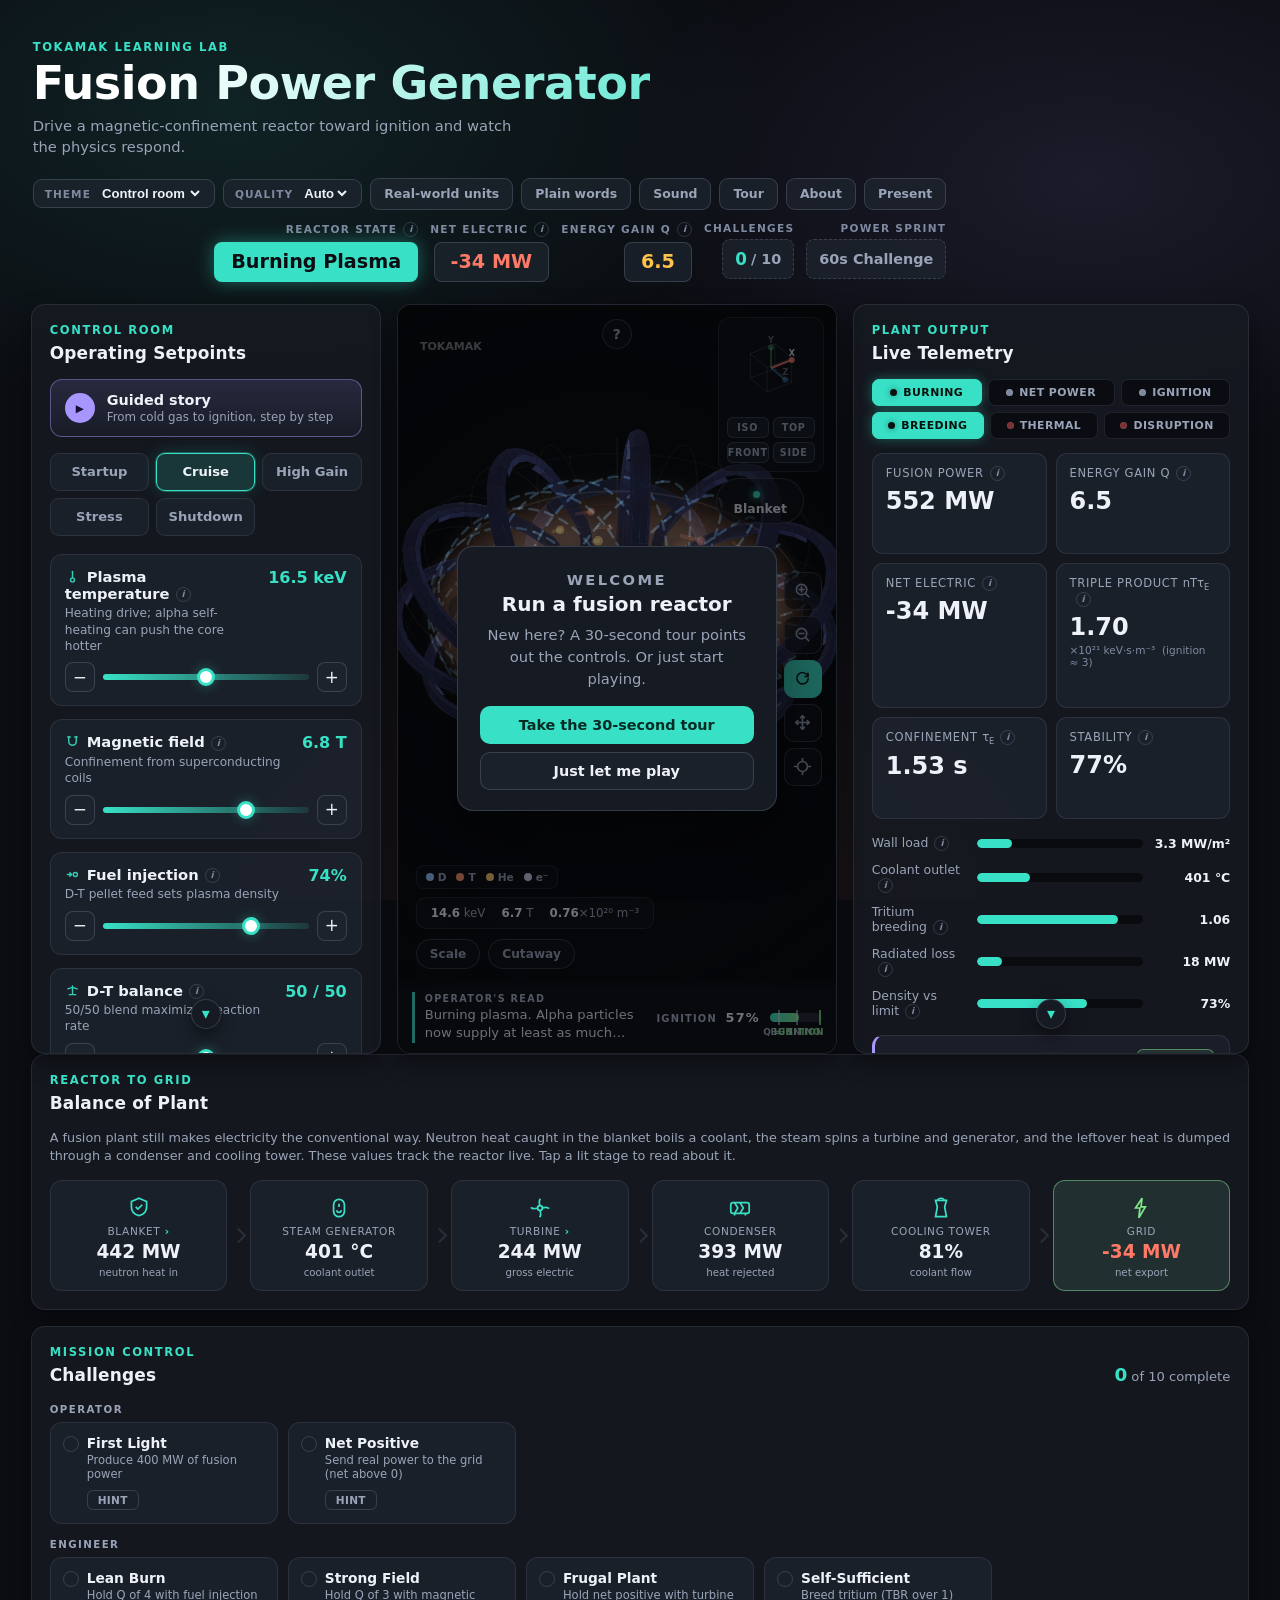
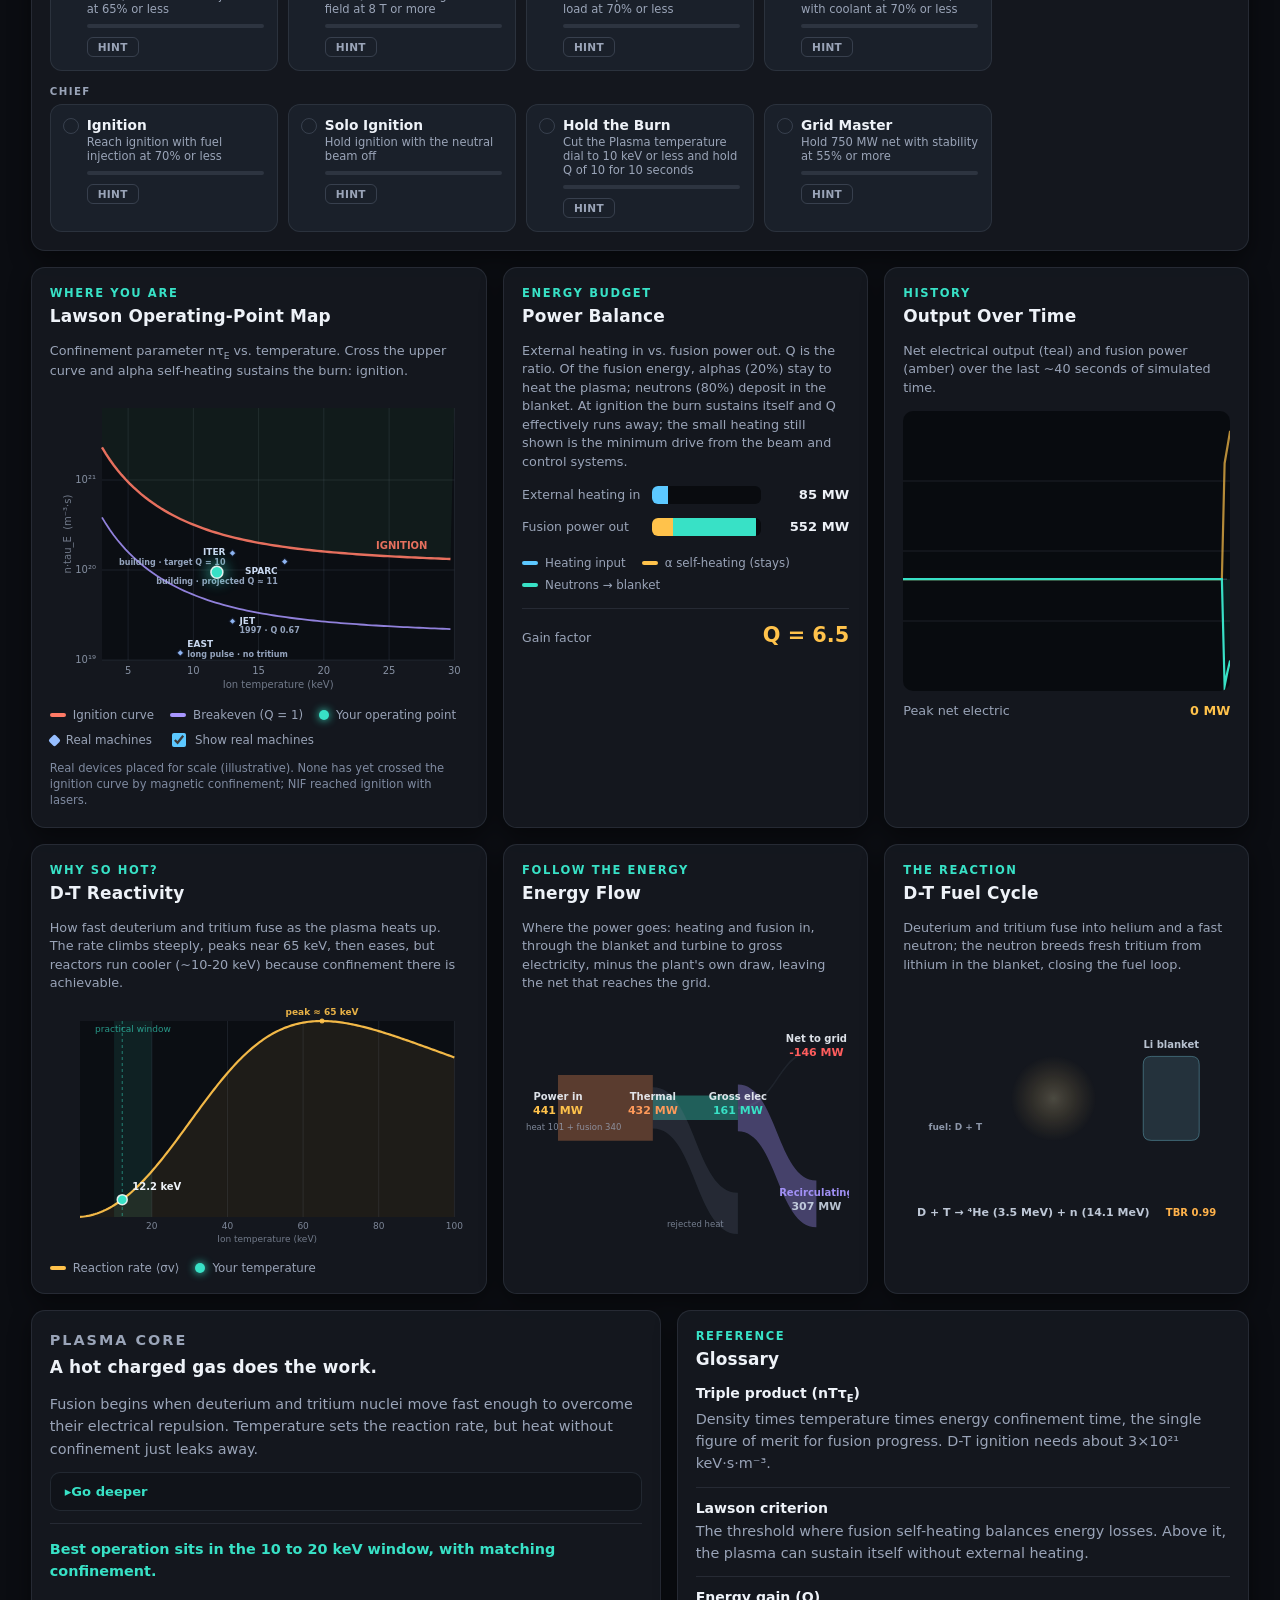
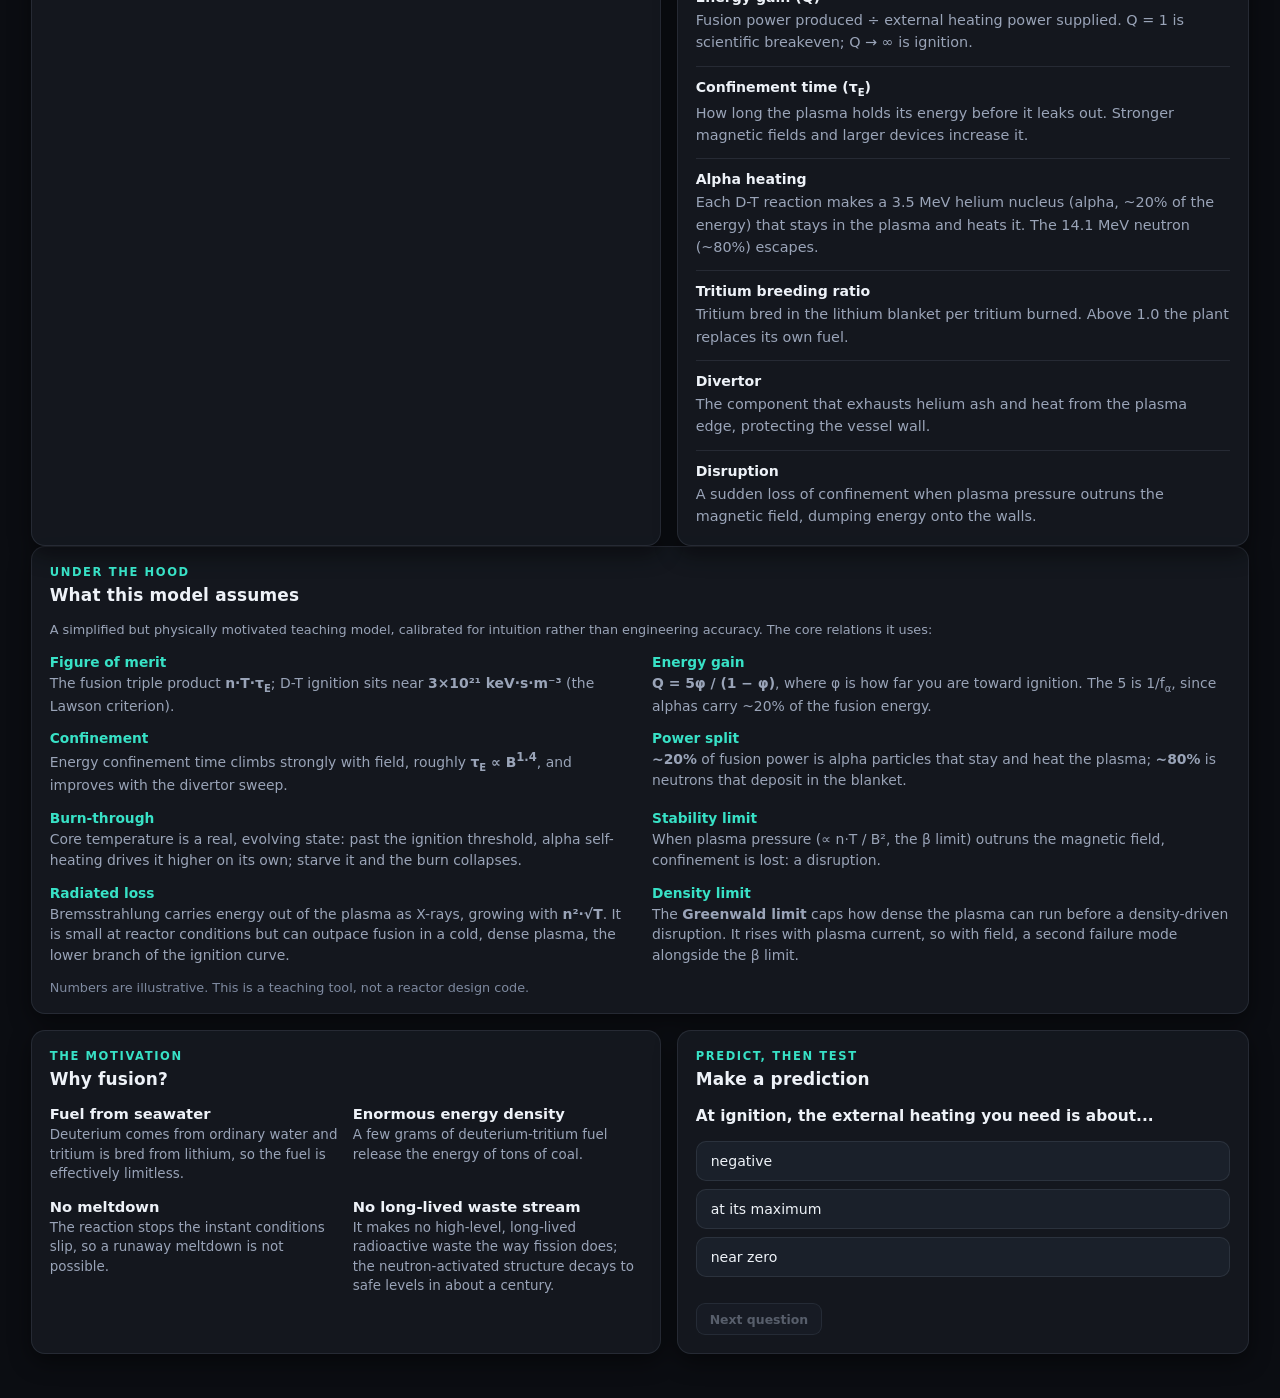
<file: index.html>
<!doctype html>
<html lang="en">
  <head>
    <meta charset="utf-8">
    <meta name="viewport" content="width=device-width, initial-scale=1">
    <title>Interactive Fusion Power Teaching Exhibit</title>
    <meta name="description" content="An interactive, physically grounded tokamak fusion power simulator for STEM learners.">
    <meta name="author" content="Tokamak Learning Lab">
    <meta name="theme-color" content="#0b0d12">
    <meta name="color-scheme" content="dark light">
    <!-- Link previews (update og:url and og:image if the exhibit moves to a new home) -->
    <meta property="og:type" content="website">
    <meta property="og:title" content="Fusion Power Generator: drive a reactor to ignition">
    <meta property="og:description" content="A physically grounded tokamak simulator. Heat the plasma, hold it with the field, and chase ignition. Runs in any browser, no install.">
    <meta property="og:url" content="https://pjdroopypants.github.io/Fusion-SImulator/">
    <meta property="og:image" content="https://pjdroopypants.github.io/Fusion-SImulator/og-card.jpg">
    <meta property="og:image:width" content="1200">
    <meta property="og:image:height" content="630">
    <meta name="twitter:card" content="summary_large_image">
    <link rel="icon" type="image/svg+xml" href="icon.svg">
    <link rel="icon" type="image/png" sizes="192x192" href="icon-192.png">
    <link rel="apple-touch-icon" sizes="180x180" href="apple-touch-icon.png">
    <meta name="apple-mobile-web-app-capable" content="yes">
    <meta name="mobile-web-app-capable" content="yes">
    <meta name="apple-mobile-web-app-status-bar-style" content="black-translucent">
    <meta name="apple-mobile-web-app-title" content="Fusion Sim">
    <link rel="manifest" href="manifest.webmanifest">
    <link rel="stylesheet" href="styles.css">
  </head>
  <body>
    <div class="ambient" aria-hidden="true"></div>
    <!-- Screen-reader announcements: only discrete reactor-state changes, not the live number stream. -->
    <div id="srStatus" class="visually-hidden" role="status" aria-live="polite"></div>

    <main class="sim-shell">
      <header class="topbar">
        <div class="brand">
          <p class="eyebrow" id="brandEyebrow">Tokamak Learning Lab</p>
          <h1>Fusion Power Generator</h1>
          <p class="subtitle">Drive a magnetic-confinement reactor toward ignition and watch the physics respond.</p>
        </div>
        <div class="topbar-right">
          <div class="topbar-actions">
            <div class="topbar-tools" id="topbarTools">
              <label class="tool-select">
                <span>Theme</span>
                <select id="themeSelect" aria-label="Color theme">
                  <option value="dark">Control room</option>
                  <option value="light">Light</option>
                  <option value="contrast">High contrast</option>
                  <option value="cb">Colorblind</option>
                </select>
              </label>
              <label class="tool-select">
                <span>Quality</span>
                <select id="qualitySelect" aria-label="Render quality" title="Auto adapts to the machine; Full pins maximum graphics; Lite pins the light path">
                  <option value="auto">Auto</option>
                  <option value="full">Full</option>
                  <option value="lite">Lite</option>
                </select>
              </label>
              <button class="tool-btn" id="unitsToggle" type="button" aria-pressed="false" title="Show readouts in everyday units">Real-world units</button>
              <button class="tool-btn" id="levelToggle" type="button" aria-pressed="false" title="Switch lessons to plain language">Plain words</button>
              <button class="tool-btn" id="soundToggle" type="button" aria-pressed="false" title="Toggle reactor sound">Sound</button>
              <input type="range" id="soundVol" class="vol-slider" min="0" max="100" value="60" title="Sound volume" aria-label="Sound volume" hidden>
              <button class="tool-btn" id="tourBtn" type="button" title="Take a guided tour">Tour</button>
              <button class="tool-btn" id="aboutBtn" type="button" aria-haspopup="dialog" title="About this exhibit">About</button>
            </div>
            <button class="tool-btn" id="presentBtn" type="button" aria-pressed="false" title="Fullscreen exhibit mode">Present</button>
            <button class="tool-btn tools-toggle" id="toolsToggle" type="button" aria-expanded="false" aria-controls="topbarTools">Menu</button>
          </div>
          <div class="status-strip">
            <span class="status-block">
              <span class="status-caption">Reactor state</span>
              <span id="reactorState" class="state-pill">Startup</span>
            </span>
            <span class="status-block">
              <span class="status-caption">Net electric</span>
              <span id="netPowerBadge" class="power-badge">0 MW</span>
            </span>
            <span class="status-block">
              <span class="status-caption">Energy gain Q</span>
              <span id="qBadge" class="q-badge">0.0</span>
            </span>
            <span class="status-block">
              <span class="status-caption">Challenges</span>
              <button type="button" id="missionChip" class="mission-jump" title="Jump to the challenges"><strong id="missionChipCount">0</strong> / 10</button>
            </span>
            <span class="status-block">
              <span class="status-caption">Power sprint</span>
              <button type="button" id="challengeBtn" class="mission-jump" title="60 seconds, no presets: the highest net power while stability holds 55% or better wins">60s Challenge</button>
            </span>
            <button type="button" id="cardCta" class="card-cta" hidden>Nice run. Get your card</button>
          </div>
        </div>
      </header>

      <section class="sim-grid" aria-label="Interactive fusion power simulator">
        <!-- CONTROL ROOM -->
        <aside class="panel controls-panel" aria-label="Generator controls">
          <div class="panel-heading">
            <p class="panel-kicker">Control Room</p>
            <h2>Operating Setpoints</h2>
          </div>

          <button type="button" class="story-launch" id="storyToggle" aria-pressed="false">
            <span class="story-launch-icon" aria-hidden="true">&#9654;</span>
            <span><strong>Guided story</strong><small>From cold gas to ignition, step by step</small></span>
          </button>

          <div class="preset-row" aria-label="Preset operating modes">
            <button class="preset active" type="button" data-preset="startup">Startup</button>
            <button class="preset" type="button" data-preset="cruise">Cruise</button>
            <button class="preset" type="button" data-preset="gain">High Gain</button>
            <button class="preset" type="button" data-preset="stress">Stress</button>
            <button class="preset" type="button" data-preset="shutdown">Shutdown</button>
          </div>

          <div class="control-stack">
            <label class="control" for="temperature">
              <span>
                <strong><svg class="ctl-ico" viewBox="0 0 16 16" aria-hidden="true"><path d="M8 2.5v7"/><circle cx="8" cy="11.6" r="2.1"/></svg>Plasma temperature</strong>
                <small>Heating drive; alpha self-heating can push the core hotter</small>
              </span>
              <output id="temperatureValue" for="temperature">11.0 keV</output>
              <input id="temperature" type="range" min="3" max="30" step="0.1" value="11">
            </label>

            <label class="control" for="magneticField">
              <span>
                <strong><svg class="ctl-ico" viewBox="0 0 16 16" aria-hidden="true"><path d="M4 3v5a4 4 0 0 0 8 0V3"/><path d="M3 3.2h2.6M10.4 3.2H13"/></svg>Magnetic field</strong>
                <small>Confinement from superconducting coils</small>
              </span>
              <output id="magneticFieldValue" for="magneticField">5.2 T</output>
              <input id="magneticField" type="range" min="1.8" max="8.8" step="0.1" value="5.2">
            </label>

            <label class="control" for="fuelRate">
              <span>
                <strong><svg class="ctl-ico" viewBox="0 0 16 16" aria-hidden="true"><circle cx="11" cy="8" r="2.2"/><path d="M2.5 8H7M5.2 6.2 7 8l-1.8 1.8"/></svg>Fuel injection</strong>
                <small>D-T pellet feed sets plasma density</small>
              </span>
              <output id="fuelRateValue" for="fuelRate">58%</output>
              <input id="fuelRate" type="range" min="0" max="100" step="1" value="58">
            </label>

            <label class="control" for="fuelBalance">
              <span>
                <strong><svg class="ctl-ico" viewBox="0 0 16 16" aria-hidden="true"><path d="M8 3.2v9M4.5 12.4h7"/><path d="M3 6.2 8 4.7l5 1.5"/></svg>D-T balance</strong>
                <small>50/50 blend maximizes reaction rate</small>
              </span>
              <output id="fuelBalanceValue" for="fuelBalance">50 / 50</output>
              <input id="fuelBalance" type="range" min="25" max="75" step="1" value="50">
            </label>

            <label class="control" for="coolingFlow">
              <span>
                <strong><svg class="ctl-ico" viewBox="0 0 16 16" aria-hidden="true"><path d="M8 2.6c0 0-3.7 4.3-3.7 7.1a3.7 3.7 0 0 0 7.4 0c0-2.8-3.7-7.1-3.7-7.1z"/></svg>Blanket coolant</strong>
                <small>Heat carried to the steam cycle</small>
              </span>
              <output id="coolingFlowValue" for="coolingFlow">66%</output>
              <input id="coolingFlow" type="range" min="15" max="100" step="1" value="66">
            </label>

            <label class="control" for="turbineLoad">
              <span>
                <strong><svg class="ctl-ico" viewBox="0 0 16 16" aria-hidden="true"><circle cx="8" cy="8" r="5.4"/><path d="M8 8V3.2M8 8l4.1 2.4M8 8l-4.1 2.4"/></svg>Turbine load</strong>
                <small>Electrical draw on the generator</small>
              </span>
              <output id="turbineLoadValue" for="turbineLoad">54%</output>
              <input id="turbineLoad" type="range" min="0" max="100" step="1" value="54">
            </label>
          </div>

          <div class="toggle-grid" aria-label="Auxiliary systems">
            <label class="toggle">
              <input id="neutralBeam" type="checkbox" checked>
              <span>Neutral beam heating</span>
            </label>
            <label class="toggle">
              <input id="pelletPulse" type="checkbox" checked>
              <span>Pellet pacing</span>
            </label>
            <label class="toggle">
              <input id="divertorSweep" type="checkbox">
              <span>Divertor sweep</span>
            </label>
            <label class="toggle">
              <input id="emergencyQuench" type="checkbox">
              <span>Emergency quench</span>
            </label>
          </div>

          <p class="disclaimer">Simplified teaching model. Numbers are illustrative, not a reactor design code.</p>
        </aside>

        <!-- REACTOR STAGE -->
        <section class="reactor-stage" aria-label="Tokamak reactor visualization">
          <canvas id="reactorCanvas" aria-label="Interactive 3D reactor. Drag or use arrow keys to orbit; plus and minus to zoom; R resets the view."></canvas>
          <div class="stage-overlay">
            <button class="hotspot hotspot-magnets" type="button" data-topic="magnets" aria-pressed="false">Magnets</button>
            <button class="hotspot hotspot-core active" type="button" data-topic="plasma" aria-pressed="true">Plasma core</button>
            <button class="hotspot hotspot-solenoid" type="button" data-topic="solenoid" aria-pressed="false">Solenoid</button>
            <button class="hotspot hotspot-blanket" type="button" data-topic="blanket" aria-pressed="false">Blanket</button>
            <button class="hotspot hotspot-divertor" type="button" data-topic="divertor" aria-pressed="false">Divertor</button>
          </div>
          <div class="stage-readout" aria-hidden="true">
            <span><em id="stageTemp">11.0</em> keV</span>
            <span><em id="stageField">5.2</em> T</span>
            <span><em id="stageDensity">0.61</em>×10²⁰ m⁻³</span>
          </div>

          <!-- P1: operator HUD - the coach's live read plus a progress-to-ignition bar,
               pinned to the stage so cause-and-effect is visible without scrolling -->
          <div class="stage-hud">
            <!-- No aria-live here: the ticker embeds live numbers; screen readers get coach
                 changes through #srStatus (category changes only), and Describe state / D on demand. -->
            <div class="hud-coach">
              <span class="hud-coach-tag" aria-hidden="true">Operator's read</span>
              <p id="coachText">Bring the plasma up to temperature with confinement to match, then watch the operating point climb toward the ignition curve.</p>
            </div>
            <div class="hud-phi" id="phiBar" role="progressbar" aria-label="Progress to ignition" aria-valuemin="0" aria-valuemax="100" aria-valuenow="0">
              <span class="hud-phi-cap" aria-hidden="true">Ignition <em id="phiPct">0%</em></span>
              <span class="hud-phi-track" aria-hidden="true">
                <span class="hud-phi-fill" id="phiFill"></span>
                <span class="hud-phi-mark" style="left:16.7%" data-lab="Q = 1"></span>
                <span class="hud-phi-mark" style="left:50%" data-lab="Burning"></span>
                <span class="hud-phi-mark mark-ign" style="left:95%" data-lab="Ignition"></span>
              </span>
            </div>
          </div>

          <!-- P1: kiosk attract narration (shown only while the auto-demo is driving) -->
          <div id="attractBanner" class="attract-banner" hidden aria-hidden="true">
            <p class="attract-line" id="attractLine">A working fusion reactor, simulated</p>
            <p class="attract-invite">Touch anything to take control</p>
          </div>

          <!-- P1: 60-second Power Challenge - live timer and best-of-day board -->
          <div id="challengeChip" class="challenge-chip" hidden aria-hidden="true"></div>
          <div id="boardChip" class="board-chip" hidden></div>

          <div class="ion-key" aria-hidden="true">
            <span><i style="background:#96c8ff"></i>D</span>
            <span><i style="background:#ff966e"></i>T</span>
            <span><i style="background:#ffce6e"></i>He</span>
            <span><i style="background:#d7d8f0"></i>e&#8315;</span>
          </div>

          <div class="stage-toggles">
            <button type="button" class="stage-toggle" id="scaleToggle" aria-pressed="false" title="Show a person and scale bar for size">Scale</button>
            <button type="button" class="stage-toggle" id="cutawayToggle" aria-pressed="false" title="Show a labeled cross-section">Cutaway</button>
          </div>
          <canvas id="crossCanvas" class="cross-inset" hidden aria-label="Reactor cross-section"></canvas>

          <!-- Orientation gizmo + view snaps (top-right) -->
          <div class="nav-gizmo" aria-label="View orientation">
            <canvas id="gizmoCanvas" width="84" height="84" aria-hidden="true"></canvas>
            <div class="gizmo-views" role="group" aria-label="Snap to view">
              <button type="button" class="gizmo-btn" data-view="iso" title="Isometric view">ISO</button>
              <button type="button" class="gizmo-btn" data-view="top" title="Top view">TOP</button>
              <button type="button" class="gizmo-btn" data-view="front" title="Front elevation">FRONT</button>
              <button type="button" class="gizmo-btn" data-view="side" title="Side elevation">SIDE</button>
            </div>
          </div>

          <!-- Camera control cluster (mid-right) -->
          <div class="nav-cluster" role="group" aria-label="Camera controls">
            <button type="button" class="nav-btn" data-cam="zoom-in" title="Zoom in" aria-label="Zoom in">
              <svg viewBox="0 0 20 20" aria-hidden="true"><circle cx="9" cy="9" r="5.5"/><line x1="9" y1="6.4" x2="9" y2="11.6"/><line x1="6.4" y1="9" x2="11.6" y2="9"/><line x1="13.2" y1="13.2" x2="16.6" y2="16.6"/></svg>
            </button>
            <button type="button" class="nav-btn" data-cam="zoom-out" title="Zoom out" aria-label="Zoom out">
              <svg viewBox="0 0 20 20" aria-hidden="true"><circle cx="9" cy="9" r="5.5"/><line x1="6.4" y1="9" x2="11.6" y2="9"/><line x1="13.2" y1="13.2" x2="16.6" y2="16.6"/></svg>
            </button>
            <button type="button" class="nav-btn" data-cam="spin" title="Toggle auto-rotate" aria-label="Toggle auto-rotate" aria-pressed="true">
              <svg viewBox="0 0 20 20" aria-hidden="true"><path d="M15.6 7.6A6 6 0 1 0 16 10"/><polyline points="15.7 4.5 16 7.7 12.8 8"/></svg>
            </button>
            <button type="button" class="nav-btn" data-cam="pan" title="Pan mode - drag to move" aria-label="Toggle pan mode" aria-pressed="false">
              <svg viewBox="0 0 20 20" aria-hidden="true"><line x1="10" y1="3" x2="10" y2="17"/><line x1="3" y1="10" x2="17" y2="10"/><polyline points="8 5 10 3 12 5"/><polyline points="8 15 10 17 12 15"/><polyline points="5 8 3 10 5 12"/><polyline points="15 8 17 10 15 12"/></svg>
            </button>
            <button type="button" class="nav-btn" data-cam="reset" title="Reset view (R)" aria-label="Reset view">
              <svg viewBox="0 0 20 20" aria-hidden="true"><circle cx="10" cy="10" r="5.2"/><line x1="10" y1="1.6" x2="10" y2="4.6"/><line x1="10" y1="15.4" x2="10" y2="18.4"/><line x1="1.6" y1="10" x2="4.6" y2="10"/><line x1="15.4" y1="10" x2="18.4" y2="10"/></svg>
            </button>
          </div>

          <!-- First-run controls legend (fades) + recall button -->
          <div class="nav-legend" id="navLegend">
            <button type="button" class="legend-close" id="legendClose" aria-label="Hide controls">×</button>
            <p class="legend-title">Navigate the reactor</p>
            <ul>
              <li><span>Drag</span>Orbit</li>
              <li><span>Scroll</span>Zoom</li>
              <li><span>Shift-drag</span>Pan</li>
              <li><span>Dbl-click · R</span>Reset</li>
            </ul>
          </div>
          <button type="button" class="nav-help" id="navHelp" aria-label="Show controls" title="Controls" hidden>?</button>

          <!-- U1: first-run welcome (shown once, until the tour is taken or dismissed) -->
          <div class="welcome-prompt" id="welcomePrompt" hidden>
            <div class="welcome-card" role="dialog" aria-label="Welcome">
              <p class="welcome-kicker">Welcome</p>
              <h3>Run a fusion reactor</h3>
              <p>New here? A 30-second tour points out the controls. Or just start playing.</p>
              <div class="welcome-actions">
                <button type="button" class="welcome-btn primary" id="welcomeTour">Take the 30-second tour</button>
                <button type="button" class="welcome-btn" id="welcomeSkip">Just let me play</button>
              </div>
            </div>
          </div>
        </section>

        <!-- TELEMETRY -->
        <aside class="panel telemetry-panel" aria-label="Live telemetry">
          <div class="panel-heading">
            <p class="panel-kicker">Plant Output</p>
            <h2>Live Telemetry</h2>
          </div>

          <div class="annunciator" role="group" aria-label="Status annunciator">
            <span class="lamp" id="lampBurn" role="img" aria-label="Burning lamp: off">Burning</span>
            <span class="lamp" id="lampNet" role="img" aria-label="Net power lamp: off">Net power</span>
            <span class="lamp" id="lampIgnite" role="img" aria-label="Ignition lamp: off">Ignition</span>
            <span class="lamp" id="lampBreed" role="img" aria-label="Breeding lamp: off">Breeding</span>
            <span class="lamp warn" id="lampThermal" role="img" aria-label="Thermal warning lamp: off">Thermal</span>
            <span class="lamp warn" id="lampDisrupt" role="img" aria-label="Disruption warning lamp: off">Disruption</span>
          </div>

          <div class="metric-grid">
            <article class="metric">
              <span class="metric-label">Fusion power</span>
              <strong id="fusionPower">0 MW</strong>
              <meter id="fusionPowerMeter" aria-hidden="true" min="0" max="2000" value="0"></meter>
            </article>
            <article class="metric metric-q">
              <span class="metric-label">Energy gain Q</span>
              <strong id="qPlasma">0.0</strong>
              <meter id="qMeter" aria-hidden="true" min="0" max="25" value="0"></meter>
            </article>
            <article class="metric">
              <span class="metric-label">Net electric</span>
              <strong id="electricOutput">0 MW</strong>
              <meter id="electricMeter" aria-hidden="true" min="-300" max="700" value="0"></meter>
            </article>
            <article class="metric metric-triple">
              <span class="metric-label">Triple product <span class="sym">nT&tau;<sub>E</sub></span></span>
              <strong id="tripleProduct">0.00</strong>
              <span class="metric-unit">×10²¹ keV·s·m⁻³ &nbsp;(ignition ≈ 3)</span>
              <meter id="tripleMeter" aria-hidden="true" min="0" max="3.5" value="0"></meter>
            </article>
            <article class="metric">
              <span class="metric-label">Confinement <span class="sym">&tau;<sub>E</sub></span></span>
              <strong id="confinementTime">0.0 s</strong>
              <meter id="confinementMeter" aria-hidden="true" min="0" max="3" value="0"></meter>
            </article>
            <article class="metric">
              <span class="metric-label">Stability</span>
              <strong id="stability">0%</strong>
              <meter id="stabilityMeter" aria-hidden="true" min="0" max="100" value="0"></meter>
            </article>
          </div>

          <div class="mini-systems">
            <div class="system-row">
              <span>Wall load</span>
              <div class="bar"><span id="wallLoadBar"></span></div>
              <strong id="wallLoad">0 MW/m²</strong>
            </div>
            <div class="system-row">
              <span>Coolant outlet</span>
              <div class="bar"><span id="coolantBar"></span></div>
              <strong id="coolantTemp">0 °C</strong>
            </div>
            <div class="system-row">
              <span>Tritium breeding</span>
              <div class="bar"><span id="tritiumBar"></span></div>
              <strong id="tritiumRatio">0.00</strong>
            </div>
            <div class="system-row">
              <span>Radiated loss</span>
              <div class="bar"><span id="radLossBar"></span></div>
              <strong id="radLoss">0 MW</strong>
            </div>
            <div class="system-row">
              <span>Density vs limit</span>
              <div class="bar"><span id="greenwaldBar"></span></div>
              <strong id="greenwaldFrac">0%</strong>
            </div>
          </div>

          <section class="realworld" id="realWorld" hidden>
            <p class="rw-kicker">In everyday terms</p>
            <div class="rw-grid">
              <div class="rw-item">
                <span class="rw-label">Plasma temperature</span>
                <strong id="rwTemp">.</strong>
                <span class="rw-sub" id="rwTempSub">.</span>
              </div>
              <div class="rw-item">
                <span class="rw-label">Net electricity</span>
                <strong id="rwHomes">.</strong>
                <span class="rw-sub" id="rwHomesSub">.</span>
              </div>
              <div class="rw-item">
                <span class="rw-label">Fuel burned</span>
                <strong id="rwFuel">.</strong>
                <span class="rw-sub" id="rwFuelSub">.</span>
              </div>
            </div>
          </section>

          <section class="materials" aria-label="First wall and materials">
            <div class="mat-head">
              <p class="mat-kicker">First wall &amp; materials</p>
              <span class="mat-status ok" id="matStatus">Nominal</span>
            </div>
            <div class="mat-row">
              <span>Integrated neutron dose</span>
              <strong id="matDose">0.00 dpa</strong>
            </div>
            <div class="mat-row">
              <span>First-wall life</span>
              <div class="bar"><span id="matLifeBar"></span></div>
            </div>
            <p class="mat-note">Tungsten plasma-facing surfaces take the neutron and heat flux. Surviving it is a central materials challenge, and a major focus of university fusion programs.</p>
          </section>

          <div class="tele-actions">
            <button type="button" class="tool-btn wide" id="exportBtn" title="Download this run as a CSV">Export run (CSV)</button>
            <button type="button" class="tool-btn wide" id="cardBtn" title="A takeaway card of your run, with a QR to run it yourself">Your run card (QR)</button>
            <button type="button" class="tool-btn wide" id="newRunBtn" title="Clear missions, records, quiz score, and charts for the next visitor">New run</button>
            <button type="button" class="tool-btn wide" id="describeBtn" title="Show and announce a plain-language summary of the current reactor state (or press D)">Describe state (D)</button>
          </div>
        </aside>
      </section>

      <!-- BALANCE OF PLANT -->
      <section class="panel plant-panel" aria-label="Balance of plant">
        <div class="panel-heading">
          <p class="panel-kicker">Reactor to grid</p>
          <h2>Balance of Plant</h2>
        </div>
        <p class="viz-caption">A fusion plant still makes electricity the conventional way. Neutron heat caught in the blanket boils a coolant, the steam spins a turbine and generator, and the leftover heat is dumped through a condenser and cooling tower. These values track the reactor live. Tap a lit stage to read about it.</p>
        <div class="plant-flow">
          <button type="button" class="plant-stage" data-lesson="blanket" aria-label="Blanket: neutron heat captured. Learn more.">
            <span class="plant-ico" aria-hidden="true"><svg viewBox="0 0 24 24" fill="none" stroke="currentColor" stroke-width="1.6"><path d="M12 3l7 3v5c0 4-3 7-7 8-4-1-7-4-7-8V6z"/><path d="M9 11l2 2 4-4"/></svg></span>
            <span class="plant-name">Blanket</span>
            <strong id="plBlanket">0 MW</strong>
            <small>neutron heat in</small>
          </button>
          <span class="plant-arrow" aria-hidden="true"></span>
          <div class="plant-stage">
            <span class="plant-ico" aria-hidden="true"><svg viewBox="0 0 24 24" fill="none" stroke="currentColor" stroke-width="1.6"><rect x="7" y="4" width="10" height="16" rx="5"/><path d="M12 8v3M10 14c0 1.2.9 2 2 2s2-.8 2-2"/></svg></span>
            <span class="plant-name">Steam generator</span>
            <strong id="plSteam">0 °C</strong>
            <small>coolant outlet</small>
          </div>
          <span class="plant-arrow" aria-hidden="true"></span>
          <button type="button" class="plant-stage" data-lesson="turbine" aria-label="Turbine and generator: gross electric power. Learn more.">
            <span class="plant-ico" aria-hidden="true"><svg viewBox="0 0 24 24" fill="none" stroke="currentColor" stroke-width="1.6"><circle cx="12" cy="12" r="2.2"/><path d="M12 10c-1-3-1-5 .4-6.5M14 12c3-1 5-1 6.4.6M12 14c1 3 1 5-.4 6.5M10 12c-3 1-5 1-6.4-.6"/></svg></span>
            <span class="plant-name">Turbine</span>
            <strong id="plTurbine">0 MW</strong>
            <small>gross electric</small>
          </button>
          <span class="plant-arrow" aria-hidden="true"></span>
          <div class="plant-stage">
            <span class="plant-ico" aria-hidden="true"><svg viewBox="0 0 24 24" fill="none" stroke="currentColor" stroke-width="1.6"><rect x="3.5" y="7" width="17" height="10" rx="2"/><path d="M7 17v2M17 17v2M7 7l3 5-3 5M12 7l3 5-3 5"/></svg></span>
            <span class="plant-name">Condenser</span>
            <strong id="plCondenser">0 MW</strong>
            <small>heat rejected</small>
          </div>
          <span class="plant-arrow" aria-hidden="true"></span>
          <div class="plant-stage">
            <span class="plant-ico" aria-hidden="true"><svg viewBox="0 0 24 24" fill="none" stroke="currentColor" stroke-width="1.6"><path d="M7 20l1.6-9L7 5h10l-1.6 6L17 20z"/><path d="M9 5c.3-1.4 1.4-2 3-2s2.7.6 3 2"/></svg></span>
            <span class="plant-name">Cooling tower</span>
            <strong id="plTower">0%</strong>
            <small>coolant flow</small>
          </div>
          <span class="plant-arrow" aria-hidden="true"></span>
          <div class="plant-stage grid-stage">
            <span class="plant-ico" aria-hidden="true"><svg viewBox="0 0 24 24" fill="none" stroke="currentColor" stroke-width="1.6"><path d="M13 3l-6 9h4l-1 9 6-10h-4z"/></svg></span>
            <span class="plant-name">Grid</span>
            <strong id="plGrid">0 MW</strong>
            <small>net export</small>
          </div>
        </div>
      </section>

      <!-- MISSION CONTROL -->
      <section class="missions panel" aria-label="Missions and challenges">
        <div class="missions-head">
          <div>
            <p class="panel-kicker">Mission Control</p>
            <h2>Challenges</h2>
          </div>
          <p class="missions-progress"><strong id="missionCount">0</strong> of <span id="missionTotal">7</span> complete</p>
        </div>
        <div class="mission-list" id="missionList"></div>
      </section>
      <div class="mission-toast" id="missionToast" role="status" aria-live="polite"></div>

      <!-- ANALYSIS ROW -->
      <section class="analysis-grid" aria-label="Physics analysis">
        <article class="panel viz-panel">
          <div class="panel-heading">
            <p class="panel-kicker">Where you are</p>
            <h2>Lawson Operating-Point Map</h2>
          </div>
          <p class="viz-caption">Confinement parameter n&tau;<sub>E</sub> vs. temperature. Cross the upper curve and alpha self-heating sustains the burn: ignition.</p>
          <canvas id="lawsonCanvas" aria-label="Lawson operating point diagram"></canvas>
          <div class="legend">
            <span class="legend-item"><i class="swatch swatch-ignite"></i>Ignition curve</span>
            <span class="legend-item"><i class="swatch swatch-breakeven"></i>Breakeven (Q = 1)</span>
            <span class="legend-item"><i class="swatch swatch-point"></i>Your operating point</span>
            <span class="legend-item"><i class="swatch swatch-machine"></i>Real machines</span>
            <label class="viz-toggle"><input type="checkbox" id="showMachines" checked> Show real machines</label>
          </div>
          <p class="viz-foot">Real devices placed for scale (illustrative). None has yet crossed the ignition curve by magnetic confinement; NIF reached ignition with lasers.</p>
        </article>

        <article class="panel viz-panel">
          <div class="panel-heading">
            <p class="panel-kicker">Energy budget</p>
            <h2>Power Balance</h2>
          </div>
          <p class="viz-caption">External heating in vs. fusion power out. Q is the ratio. Of the fusion energy, alphas (20%) stay to heat the plasma; neutrons (80%) deposit in the blanket. At ignition the burn sustains itself and Q effectively runs away; the small heating still shown is the minimum drive from the beam and control systems.</p>
          <div class="balance">
            <div class="balance-row">
              <span class="balance-label">External heating in</span>
              <div class="balance-track"><span id="pbExt" class="seg seg-ext"></span></div>
              <strong id="pbExtVal">0 MW</strong>
            </div>
            <div class="balance-row">
              <span class="balance-label">Fusion power out</span>
              <div class="balance-track">
                <span id="pbAlpha" class="seg seg-alpha"></span>
                <span id="pbNeutron" class="seg seg-neutron"></span>
              </div>
              <strong id="pbFusVal">0 MW</strong>
            </div>
          </div>
          <div class="balance-legend">
            <span class="legend-item"><i class="swatch swatch-ext"></i>Heating input</span>
            <span class="legend-item"><i class="swatch swatch-alpha"></i>α self-heating (stays)</span>
            <span class="legend-item"><i class="swatch swatch-neutron"></i>Neutrons → blanket</span>
          </div>
          <div class="balance-foot">
            <span>Gain factor</span>
            <strong id="qBig">Q = 0.0</strong>
          </div>
        </article>

        <article class="panel viz-panel">
          <div class="panel-heading">
            <p class="panel-kicker">History</p>
            <h2>Output Over Time</h2>
          </div>
          <p class="viz-caption">Net electrical output (teal) and fusion power (amber) over the last ~40 seconds of simulated time.</p>
          <canvas id="historyCanvas" role="img" aria-label="Chart of net electric and fusion power over the recent past. The CSV export contains the same data as numbers."></canvas>
          <div class="chart-title">
            <span>Peak net electric</span>
            <strong id="chartPeak">0 MW</strong>
          </div>
        </article>
      </section>

      <!-- PHYSICS LAB ROW -->
      <section class="analysis-grid" aria-label="Fusion physics graphs">
        <article class="panel viz-panel">
          <div class="panel-heading">
            <p class="panel-kicker">Why so hot?</p>
            <h2>D-T Reactivity</h2>
          </div>
          <p class="viz-caption">How fast deuterium and tritium fuse as the plasma heats up. The rate climbs steeply, peaks near 65 keV, then eases, but reactors run cooler (~10-20 keV) because confinement there is achievable.</p>
          <canvas id="reactivityCanvas" aria-label="D-T reactivity versus temperature"></canvas>
          <div class="legend">
            <span class="legend-item"><i class="swatch swatch-react"></i>Reaction rate ⟨σv⟩</span>
            <span class="legend-item"><i class="swatch swatch-point"></i>Your temperature</span>
          </div>
        </article>

        <article class="panel viz-panel">
          <div class="panel-heading">
            <p class="panel-kicker">Follow the energy</p>
            <h2>Energy Flow</h2>
          </div>
          <p class="viz-caption">Where the power goes: heating and fusion in, through the blanket and turbine to gross electricity, minus the plant's own draw, leaving the net that reaches the grid.</p>
          <canvas id="sankeyCanvas" aria-label="Energy flow diagram"></canvas>
        </article>

        <article class="panel viz-panel">
          <div class="panel-heading">
            <p class="panel-kicker">The reaction</p>
            <h2>D-T Fuel Cycle</h2>
          </div>
          <p class="viz-caption">Deuterium and tritium fuse into helium and a fast neutron; the neutron breeds fresh tritium from lithium in the blanket, closing the fuel loop.</p>
          <canvas id="fuelCycleCanvas" aria-label="Deuterium-tritium fuel cycle"></canvas>
        </article>
      </section>

      <!-- LEARNING ROW -->
      <section class="learn-grid" aria-label="Educational concepts">
        <article class="panel lesson-panel">
          <div class="panel-heading">
            <p class="panel-kicker" id="lessonTopic">Plasma core</p>
            <h2 id="lessonTitle">A hot charged gas does the work.</h2>
          </div>
          <p id="lessonBody">
            Heat deuterium and tritium until their nuclei move fast enough to fuse. The goal is a dense, stable plasma that releases more heat than the injectors consume.
          </p>
          <details class="deeper">
            <summary>Go deeper</summary>
            <p id="lessonDeeper">Select a component on the reactor to see the physics behind it.</p>
            <p class="formula" id="lessonFormula"></p>
          </details>
          <p class="lesson-note" id="lessonNote">Raise temperature and confinement together to move toward ignition.</p>
        </article>

        <article class="panel glossary-panel">
          <div class="panel-heading">
            <p class="panel-kicker">Reference</p>
            <h2>Glossary</h2>
          </div>
          <dl class="glossary">
            <div>
              <dt>Triple product (nT&tau;<sub>E</sub>)</dt>
              <dd>Density times temperature times energy confinement time, the single figure of merit for fusion progress. D-T ignition needs about 3×10²¹ keV·s·m⁻³.</dd>
            </div>
            <div>
              <dt>Lawson criterion</dt>
              <dd>The threshold where fusion self-heating balances energy losses. Above it, the plasma can sustain itself without external heating.</dd>
            </div>
            <div>
              <dt>Energy gain (Q)</dt>
              <dd>Fusion power produced ÷ external heating power supplied. Q = 1 is scientific breakeven; Q → ∞ is ignition.</dd>
            </div>
            <div>
              <dt>Confinement time (&tau;<sub>E</sub>)</dt>
              <dd>How long the plasma holds its energy before it leaks out. Stronger magnetic fields and larger devices increase it.</dd>
            </div>
            <div>
              <dt>Alpha heating</dt>
              <dd>Each D-T reaction makes a 3.5 MeV helium nucleus (alpha, ~20% of the energy) that stays in the plasma and heats it. The 14.1 MeV neutron (~80%) escapes.</dd>
            </div>
            <div>
              <dt>Tritium breeding ratio</dt>
              <dd>Tritium bred in the lithium blanket per tritium burned. Above 1.0 the plant replaces its own fuel.</dd>
            </div>
            <div>
              <dt>Divertor</dt>
              <dd>The component that exhausts helium ash and heat from the plasma edge, protecting the vessel wall.</dd>
            </div>
            <div>
              <dt>Disruption</dt>
              <dd>A sudden loss of confinement when plasma pressure outruns the magnetic field, dumping energy onto the walls.</dd>
            </div>
          </dl>
        </article>
      </section>

      <!-- MODEL ASSUMPTIONS (B3) -->
      <section class="panel model-card" aria-label="Model assumptions">
        <div class="panel-heading">
          <p class="panel-kicker">Under the hood</p>
          <h2>What this model assumes</h2>
        </div>
        <p class="viz-caption">A simplified but physically motivated teaching model, calibrated for intuition rather than engineering accuracy. The core relations it uses:</p>
        <dl class="model-dl">
          <div><dt>Figure of merit</dt><dd>The fusion triple product <strong>n&middot;T&middot;&tau;<sub>E</sub></strong>; D-T ignition sits near <strong>3&times;10²¹ keV&middot;s&middot;m⁻³</strong> (the Lawson criterion).</dd></div>
          <div><dt>Energy gain</dt><dd><strong>Q = 5&phi; / (1 &minus; &phi;)</strong>, where &phi; is how far you are toward ignition. The 5 is 1/f<sub>&alpha;</sub>, since alphas carry ~20% of the fusion energy.</dd></div>
          <div><dt>Confinement</dt><dd>Energy confinement time climbs strongly with field, roughly <strong>&tau;<sub>E</sub> &prop; B<sup>1.4</sup></strong>, and improves with the divertor sweep.</dd></div>
          <div><dt>Power split</dt><dd><strong>~20%</strong> of fusion power is alpha particles that stay and heat the plasma; <strong>~80%</strong> is neutrons that deposit in the blanket.</dd></div>
          <div><dt>Burn-through</dt><dd>Core temperature is a real, evolving state: past the ignition threshold, alpha self-heating drives it higher on its own; starve it and the burn collapses.</dd></div>
          <div><dt>Stability limit</dt><dd>When plasma pressure (&prop; n&middot;T / B&sup2;, the &beta; limit) outruns the magnetic field, confinement is lost: a disruption.</dd></div>
          <div><dt>Radiated loss</dt><dd>Bremsstrahlung carries energy out of the plasma as X-rays, growing with <strong>n&sup2;&middot;&radic;T</strong>. It is small at reactor conditions but can outpace fusion in a cold, dense plasma, the lower branch of the ignition curve.</dd></div>
          <div><dt>Density limit</dt><dd>The <strong>Greenwald limit</strong> caps how dense the plasma can run before a density-driven disruption. It rises with plasma current, so with field, a second failure mode alongside the &beta; limit.</dd></div>
        </dl>
        <p class="model-note">Numbers are illustrative. This is a teaching tool, not a reactor design code.</p>
      </section>

      <!-- MOTIVATION + PRACTICE ROW -->
      <section class="learn-grid" aria-label="Motivation and practice">
        <article class="panel why-panel" aria-label="Why fusion">
          <div class="panel-heading">
            <p class="panel-kicker">The motivation</p>
            <h2>Why fusion?</h2>
          </div>
          <div class="why-grid">
            <div class="why-item"><strong>Fuel from seawater</strong><p>Deuterium comes from ordinary water and tritium is bred from lithium, so the fuel is effectively limitless.</p></div>
            <div class="why-item"><strong>Enormous energy density</strong><p>A few grams of deuterium-tritium fuel release the energy of tons of coal.</p></div>
            <div class="why-item"><strong>No meltdown</strong><p>The reaction stops the instant conditions slip, so a runaway meltdown is not possible.</p></div>
            <div class="why-item"><strong>No long-lived waste stream</strong><p>It makes no high-level, long-lived radioactive waste the way fission does; the neutron-activated structure decays to safe levels in about a century.</p></div>
          </div>
        </article>

        <article class="panel predict-panel" aria-label="Predict and test">
          <div class="panel-heading">
            <p class="panel-kicker">Predict, then test</p>
            <h2>Make a prediction</h2>
          </div>
          <p class="predict-q" id="predictQ">Loading a question...</p>
          <div class="predict-choices" id="predictChoices"></div>
          <p class="predict-feedback" id="predictFeedback" hidden></p>
          <p class="predict-score" id="predictScoreLine" aria-live="polite"></p>
          <button type="button" class="tool-btn predict-next" id="predictNext">Next question</button>
        </article>
      </section>
    </main>

    <!-- Power-up intro -->
    <div id="powerup" class="powerup" aria-hidden="true" hidden><span>Reactor online</span></div>

    <!-- Guided tour -->
    <div id="tourOverlay" class="tour-overlay" hidden></div>
    <div id="tourRing" class="tour-ring" hidden aria-hidden="true"></div>
    <div id="tourCard" class="tour-card" hidden role="dialog" aria-label="Guided tour">
      <p class="tour-prog" id="tourProg">1 / 6</p>
      <h3 id="tourTitle">Welcome</h3>
      <p id="tourBody"></p>
      <div class="tour-actions">
        <button type="button" class="tour-skip" id="tourSkip">Skip</button>
        <button type="button" class="tour-next" id="tourNext">Next</button>
      </div>
    </div>

    <!-- Guided story mode -->
    <section id="storyPanel" class="story-panel" hidden role="dialog" aria-label="Guided story">
      <button type="button" class="story-close" id="storyClose" aria-label="Close story">&times;</button>
      <div class="story-top">
        <p class="story-prog" id="storyProg">Step 1 of 6</p>
        <span class="story-check" id="storyCheck">Try it</span>
      </div>
      <h3 id="storyTitle">Just cold gas</h3>
      <p id="storyBody"></p>
      <p class="story-hint" id="storyHint"></p>
      <div class="story-actions">
        <button type="button" class="story-prev" id="storyPrev">Back</button>
        <button type="button" class="story-next" id="storyNext">Next</button>
      </div>
    </section>

    <!-- D3: takeaway card -->
    <div id="cardOverlay" class="card-overlay" hidden>
      <div class="takeaway-card" role="dialog" aria-modal="true" aria-label="Your fusion run, a takeaway card">
        <button type="button" class="card-close" id="cardClose" aria-label="Close card">&times;</button>
        <p class="tc-kicker" id="brandCardKicker">Tokamak Learning Lab</p>
        <h3 class="tc-title">You ran a fusion reactor</h3>
        <p class="tc-verdict" id="tcVerdict">You drove a real fusion plasma.</p>
        <div class="tc-stats">
          <div class="tc-stat"><span>Best energy gain Q</span><strong id="tcQ">&ndash;</strong></div>
          <div class="tc-stat"><span>Peak net power</span><strong id="tcNet">&ndash;</strong></div>
          <div class="tc-stat"><span>Hottest plasma</span><strong id="tcTemp">&ndash;</strong></div>
          <div class="tc-stat"><span>Missions completed</span><strong id="tcMissions">&ndash;</strong></div>
          <div class="tc-stat" id="tcQuizStat" hidden><span>Predictions right</span><strong id="tcQuiz">&ndash;</strong></div>
        </div>
        <div class="tc-foot">
          <div class="tc-qr" id="tcQR" aria-hidden="true"></div>
          <div class="tc-foot-text">
            <p class="tc-run">Scan to run it yourself</p>
            <p class="tc-url" id="tcUrl"></p>
            <p class="tc-don">Donated for educational use, free to run and share.</p>
          </div>
        </div>
        <div class="tc-actions">
          <button type="button" class="tool-btn" id="cardDownload">Download card (PNG)</button>
        </div>
      </div>
    </div>

    <!-- B1: kiosk auto-demo takeover warning (viewport-fixed so it stays visible above any open card or panel) -->
    <div id="demoChip" class="demo-chip" hidden aria-hidden="true"></div>

    <!-- P1: 60-second Power Challenge result -->
    <div class="card-overlay" id="challengeOverlay" hidden>
      <div class="takeaway-card challenge-card" role="dialog" aria-modal="true" aria-labelledby="chTitle">
        <button type="button" class="tc-close" id="chClose" aria-label="Close challenge result">&times;</button>
        <p class="tc-kicker">60-second Power Challenge</p>
        <h3 id="chTitle">Time!</h3>
        <p class="ch-result" id="chResult">Peak net power: 0 MW</p>
        <p class="ch-earned" id="chEarned" hidden></p>
        <div class="ch-entry" id="chEntry" hidden>
          <label for="chInitials">Top three today! Your initials:</label>
          <div class="ch-entry-row">
            <input id="chInitials" maxlength="3" autocomplete="off" autocapitalize="characters" spellcheck="false" aria-label="Your initials, up to three letters">
            <button type="button" class="tool-btn" id="chSave">Save</button>
          </div>
        </div>
        <ol class="ch-board" id="chBoard" aria-label="Today's best runs"></ol>
        <div class="tc-actions">
          <button type="button" class="tool-btn" id="chAgain">Run it again</button>
        </div>
      </div>
    </div>

    <!-- About / credits (D1) -->
    <div id="aboutOverlay" class="about-overlay" hidden></div>
    <aside id="aboutPanel" class="about-panel" hidden role="dialog" aria-modal="true" aria-labelledby="aboutTitle">
      <button type="button" class="about-close" id="aboutClose" aria-label="Close about">&times;</button>
      <p class="about-kicker">About this exhibit</p>
      <h3 id="aboutTitle">Fusion Power Generator</h3>
      <p class="about-lede">An interactive, dependency-free teaching model of a tokamak fusion power plant, built for STEM outreach, from curious newcomers to engineering undergraduates.</p>
      <div class="about-block">
        <p class="about-label">A gift for STEM outreach</p>
        <p>Donated for educational use, free to run and share.<span class="about-note">A hosting program can add its name, logo, and links here.</span></p>
      </div>
      <div class="about-block">
        <p class="about-label">Made by</p>
        <p id="brandMadeBy">Tokamak Learning Lab</p>
        <p class="about-version">Version <span id="appVersion">&ndash;</span></p>
      </div>
      <p class="about-disclaimer">Simplified teaching model. The numbers are illustrative and calibrated for intuition, not engineering accuracy.</p>
    </aside>

    <div id="tipPop" class="tip-pop" role="tooltip" hidden></div>

    <script src="script.js"></script>
  </body>
</html>
</file>
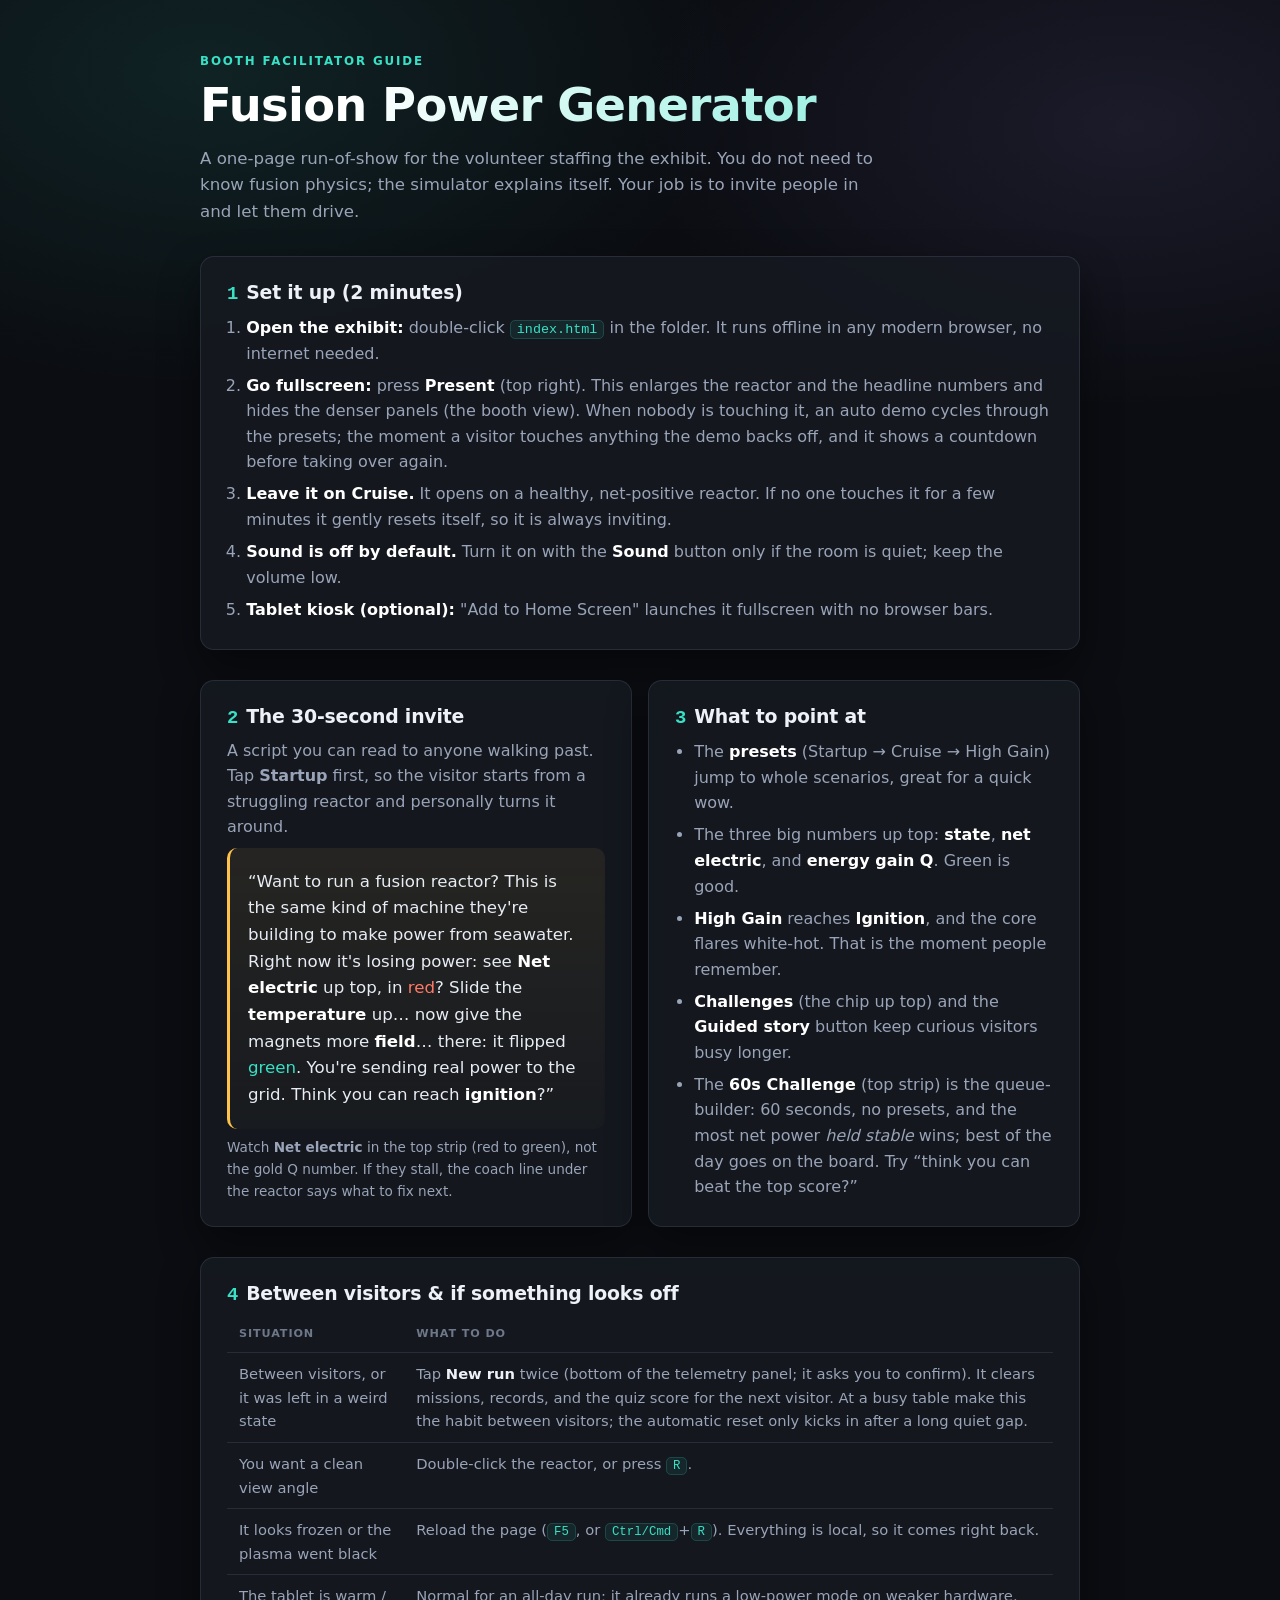
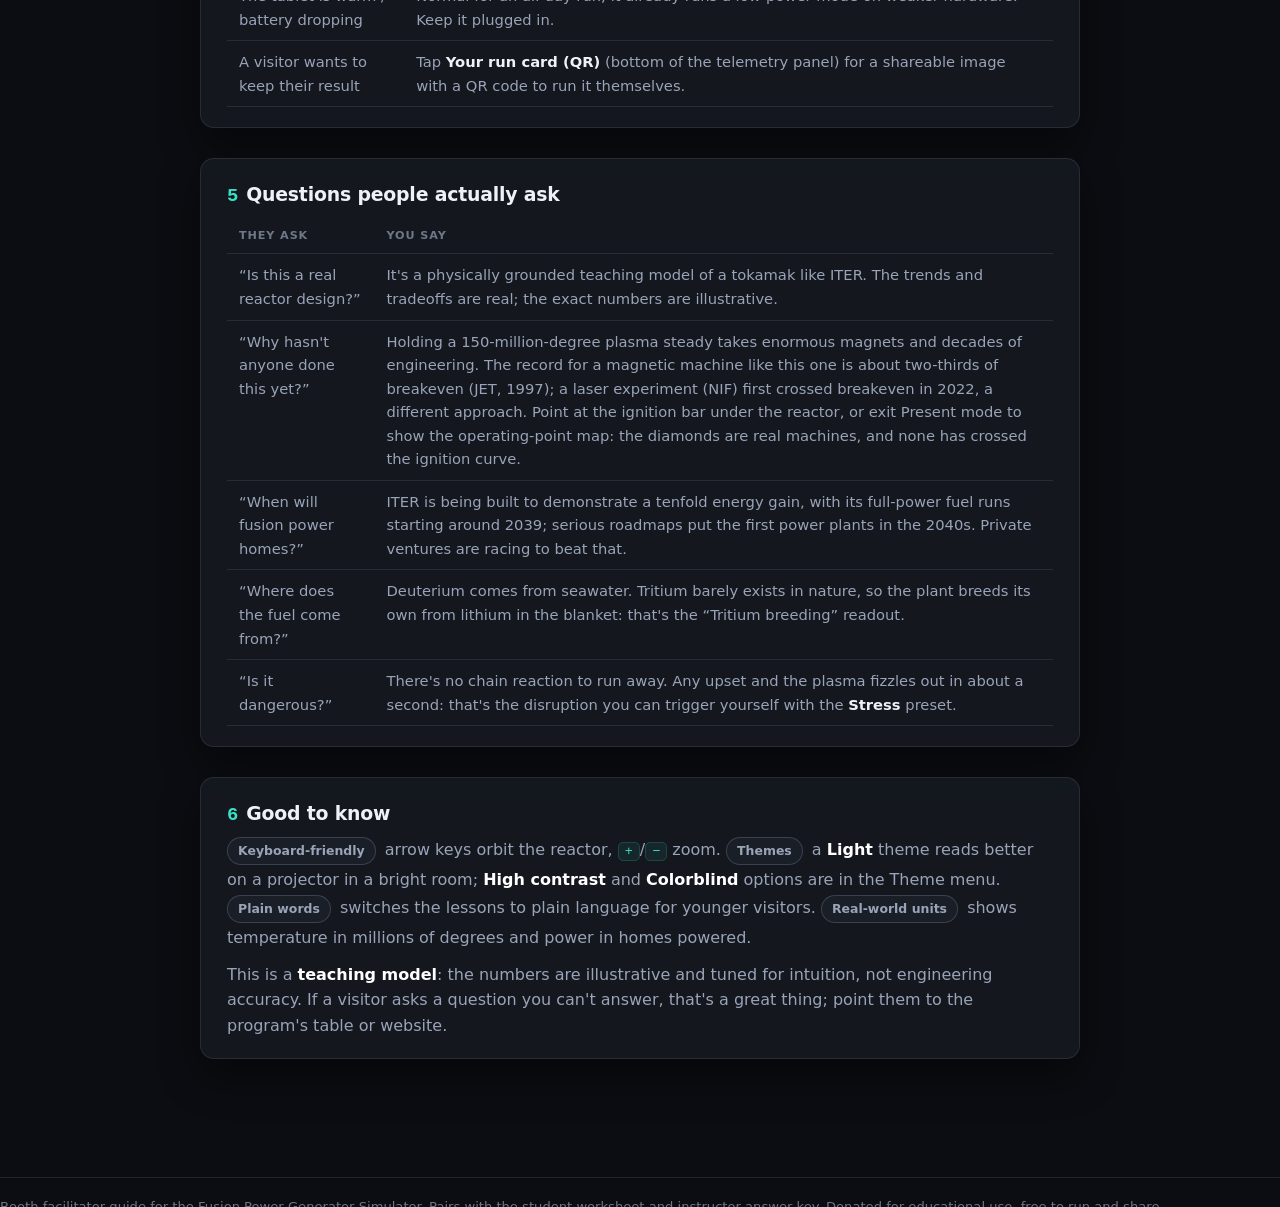
<file: Fusion-Facilitator-Guide.html>
<!doctype html>
<html lang="en">
<head>
<meta charset="utf-8">
<meta name="viewport" content="width=device-width, initial-scale=1">
<title>Fusion Simulator: Booth Facilitator Guide</title>
<meta name="description" content="A one-page run-of-show for volunteers staffing the Fusion Power Generator Simulator at an outreach booth.">
<style>
  :root{
    --bg:#0b0d12; --panel:rgba(22,26,34,.82); --panel2:rgba(31,37,48,.6);
    --line:rgba(120,132,156,.20); --line2:rgba(120,132,156,.34);
    --text:#eef2f8; --muted:#9aa4b8; --faint:#6e7889;
    --teal:#38e1c6; --gold:#ffc24b; --coral:#ff7a66; --green:#7ee787;
    --shadow:rgba(0,0,0,.45);
    --mono:ui-monospace,"SFMono-Regular","Cascadia Code",Menlo,Consolas,monospace;
    font-family:Inter,ui-sans-serif,system-ui,-apple-system,"Segoe UI",sans-serif;
  }
  *{box-sizing:border-box}
  body{margin:0; background:var(--bg); color:var(--text); line-height:1.6; -webkit-font-smoothing:antialiased;}
  .ambient{position:fixed; inset:0; z-index:0; pointer-events:none;
    background:
      radial-gradient(60% 50% at 16% 8%, rgba(56,225,198,.10), transparent 70%),
      radial-gradient(55% 45% at 88% 14%, rgba(168,150,255,.10), transparent 70%),
      var(--bg);}
  .wrap{position:relative; z-index:1; width:min(960px,100%); margin:0 auto; padding:52px clamp(16px,4vw,40px) 80px;}
  .kicker{margin:0 0 10px; color:var(--teal); font-size:.74rem; font-weight:800; letter-spacing:.16em; text-transform:uppercase;}
  h1{margin:0; font-size:clamp(1.9rem,5vw,2.9rem); line-height:1.05; letter-spacing:-.015em;
     background:linear-gradient(118deg,#fff 18%,var(--teal) 128%); -webkit-background-clip:text; background-clip:text; color:transparent;}
  .lede{margin:16px 0 0; max-width:64ch; color:var(--muted); font-size:1.04rem;}
  h2{font-size:1.18rem; margin:0 0 4px; letter-spacing:-.01em;}
  section{position:relative; z-index:1; margin-top:30px;}
  .panel{border:1px solid var(--line); border-radius:14px; background:var(--panel); box-shadow:0 18px 40px var(--shadow);
         padding:20px clamp(16px,3vw,26px);}
  .num{font-family:var(--mono); color:var(--teal); font-weight:700; margin-right:8px;}
  ol,ul{margin:.4rem 0 0; padding-left:1.2rem;} li{margin:.4rem 0; color:var(--muted);}
  li strong, p strong{color:#fff;}
  code,kbd{font-family:var(--mono); font-size:.84em; color:var(--teal); background:rgba(56,225,198,.08);
       border:1px solid rgba(56,225,198,.18); border-radius:5px; padding:1px 6px;}
  .grid{display:grid; gap:16px;} @media(min-width:720px){ .grid.two{grid-template-columns:1fr 1fr;} }
  .script{border-left:3px solid var(--gold); background:linear-gradient(180deg,rgba(255,194,75,.08),rgba(255,194,75,.02));
    border-radius:10px; padding:16px 18px; margin-top:8px;}
  .script p{margin:.3rem 0; color:#e7ecf5;}
  .script .say{font-size:1.04rem;}
  .chip{display:inline-block; padding:3px 10px; border:1px solid var(--line2); border-radius:999px; background:var(--panel2);
        color:var(--muted); font-size:.78rem; font-weight:600; margin:2px 4px 2px 0;}
  table{border-collapse:collapse; width:100%; font-size:.92rem; margin-top:6px;}
  th,td{text-align:left; padding:9px 12px; border-bottom:1px solid var(--line); vertical-align:top; color:var(--muted);}
  th{color:var(--faint); font-size:.7rem; letter-spacing:.08em; text-transform:uppercase;}
  td b{color:var(--text);}
  footer{margin-top:38px; padding-top:18px; border-top:1px solid var(--line); color:var(--faint); font-size:.82rem;}
  @media print{
    .ambient{display:none;} body{background:#fff; color:#13161c;}
    h1{-webkit-text-fill-color:#0a7c6c; color:#0a7c6c;}
    .panel{box-shadow:none; background:#fff; border-color:#cdd3dc; break-inside:avoid;}
    .lede,li,td,.script p{color:#3a4150;} strong,td b{color:#000;}
    code,kbd{color:#0a7c6c; background:#eef7f5; border-color:#cfe7e2;} section{break-inside:avoid;}
  }
</style>
</head>
<body>
<div class="ambient" aria-hidden="true"></div>
<div class="wrap">

  <p class="kicker">Booth Facilitator Guide</p>
  <h1>Fusion Power Generator</h1>
  <p class="lede">A one-page run-of-show for the volunteer staffing the exhibit. You do not need to know fusion physics; the simulator explains itself. Your job is to invite people in and let them drive.</p>

  <section>
    <div class="panel">
      <h2><span class="num">1</span>Set it up (2 minutes)</h2>
      <ol>
        <li><strong>Open the exhibit:</strong> double-click <code>index.html</code> in the folder. It runs offline in any modern browser, no internet needed.</li>
        <li><strong>Go fullscreen:</strong> press <strong>Present</strong> (top right). This enlarges the reactor and the headline numbers and hides the denser panels (the booth view). When nobody is touching it, an auto demo cycles through the presets; the moment a visitor touches anything the demo backs off, and it shows a countdown before taking over again.</li>
        <li><strong>Leave it on Cruise.</strong> It opens on a healthy, net-positive reactor. If no one touches it for a few minutes it gently resets itself, so it is always inviting.</li>
        <li><strong>Sound is off by default.</strong> Turn it on with the <strong>Sound</strong> button only if the room is quiet; keep the volume low.</li>
        <li><strong>Tablet kiosk (optional):</strong> "Add to Home Screen" launches it fullscreen with no browser bars.</li>
      </ol>
    </div>
  </section>

  <section>
    <div class="grid two">
      <div class="panel">
        <h2><span class="num">2</span>The 30-second invite</h2>
        <p style="color:var(--muted); margin:.3rem 0 0;">A script you can read to anyone walking past. Tap <b>Startup</b> first, so the visitor starts from a struggling reactor and personally turns it around.</p>
        <div class="script">
          <p class="say">&ldquo;Want to run a fusion reactor? This is the same kind of machine they're building to make power from seawater. Right now it's losing power: see <strong>Net electric</strong> up top, in <span style="color:var(--coral)">red</span>? Slide the <strong>temperature</strong> up&hellip; now give the magnets more <strong>field</strong>&hellip; there: it flipped <span style="color:var(--teal)">green</span>. You're sending real power to the grid. Think you can reach <strong>ignition</strong>?&rdquo;</p>
        </div>
        <p style="color:var(--muted); font-size:.85rem; margin:.5rem 0 0;">Watch <b>Net electric</b> in the top strip (red to green), not the gold Q number. If they stall, the coach line under the reactor says what to fix next.</p>
      </div>
      <div class="panel">
        <h2><span class="num">3</span>What to point at</h2>
        <ul>
          <li>The <strong>presets</strong> (Startup &rarr; Cruise &rarr; High Gain) jump to whole scenarios, great for a quick wow.</li>
          <li>The three big numbers up top: <strong>state</strong>, <strong>net electric</strong>, and <strong>energy gain Q</strong>. Green is good.</li>
          <li><strong>High Gain</strong> reaches <strong>Ignition</strong>, and the core flares white-hot. That is the moment people remember.</li>
          <li><strong>Challenges</strong> (the chip up top) and the <strong>Guided story</strong> button keep curious visitors busy longer.</li>
          <li>The <strong>60s Challenge</strong> (top strip) is the queue-builder: 60 seconds, no presets, and the most net power <em>held stable</em> wins; best of the day goes on the board. Try &ldquo;think you can beat the top score?&rdquo;</li>
        </ul>
      </div>
    </div>
  </section>

  <section>
    <div class="panel">
      <h2><span class="num">4</span>Between visitors &amp; if something looks off</h2>
      <table>
        <tr><th>Situation</th><th>What to do</th></tr>
        <tr><td>Between visitors, or it was left in a weird state</td><td>Tap <b>New run</b> twice (bottom of the telemetry panel; it asks you to confirm). It clears missions, records, and the quiz score for the next visitor. At a busy table make this the habit between visitors; the automatic reset only kicks in after a long quiet gap.</td></tr>
        <tr><td>You want a clean view angle</td><td>Double-click the reactor, or press <kbd>R</kbd>.</td></tr>
        <tr><td>It looks frozen or the plasma went black</td><td>Reload the page (<kbd>F5</kbd>, or <kbd>Ctrl/Cmd</kbd>+<kbd>R</kbd>). Everything is local, so it comes right back.</td></tr>
        <tr><td>The tablet is warm / battery dropping</td><td>Normal for an all-day run; it already runs a low-power mode on weaker hardware. Keep it plugged in.</td></tr>
        <tr><td>A visitor wants to keep their result</td><td>Tap <b>Your run card (QR)</b> (bottom of the telemetry panel) for a shareable image with a QR code to run it themselves.</td></tr>
      </table>
    </div>
  </section>

  <section>
    <div class="panel">
      <h2><span class="num">5</span>Questions people actually ask</h2>
      <table>
        <tr><th>They ask</th><th>You say</th></tr>
        <tr><td>&ldquo;Is this a real reactor design?&rdquo;</td><td>It's a physically grounded teaching model of a tokamak like ITER. The trends and tradeoffs are real; the exact numbers are illustrative.</td></tr>
        <tr><td>&ldquo;Why hasn't anyone done this yet?&rdquo;</td><td>Holding a 150-million-degree plasma steady takes enormous magnets and decades of engineering. The record for a magnetic machine like this one is about two-thirds of breakeven (JET, 1997); a laser experiment (NIF) first crossed breakeven in 2022, a different approach. Point at the ignition bar under the reactor, or exit Present mode to show the operating-point map: the diamonds are real machines, and none has crossed the ignition curve.</td></tr>
        <tr><td>&ldquo;When will fusion power homes?&rdquo;</td><td>ITER is being built to demonstrate a tenfold energy gain, with its full-power fuel runs starting around 2039; serious roadmaps put the first power plants in the 2040s. Private ventures are racing to beat that.</td></tr>
        <tr><td>&ldquo;Where does the fuel come from?&rdquo;</td><td>Deuterium comes from seawater. Tritium barely exists in nature, so the plant breeds its own from lithium in the blanket: that's the &ldquo;Tritium breeding&rdquo; readout.</td></tr>
        <tr><td>&ldquo;Is it dangerous?&rdquo;</td><td>There's no chain reaction to run away. Any upset and the plasma fizzles out in about a second: that's the disruption you can trigger yourself with the <b>Stress</b> preset.</td></tr>
      </table>
    </div>
  </section>

  <section>
    <div class="panel">
      <h2><span class="num">6</span>Good to know</h2>
      <p style="margin:.3rem 0 0; color:var(--muted);">
        <span class="chip">Keyboard-friendly</span> arrow keys orbit the reactor, <kbd>+</kbd>/<kbd>&minus;</kbd> zoom.
        <span class="chip">Themes</span> a <strong>Light</strong> theme reads better on a projector in a bright room; <strong>High contrast</strong> and <strong>Colorblind</strong> options are in the Theme menu.
        <span class="chip">Plain words</span> switches the lessons to plain language for younger visitors.
        <span class="chip">Real-world units</span> shows temperature in millions of degrees and power in homes powered.
      </p>
      <p style="margin:.7rem 0 0; color:var(--muted);">This is a <strong>teaching model</strong>: the numbers are illustrative and tuned for intuition, not engineering accuracy. If a visitor asks a question you can't answer, that's a great thing; point them to the program's table or website.</p>
    </div>
  </section>

</div>
<footer>
  Booth facilitator guide for the Fusion Power Generator Simulator. Pairs with the student worksheet and instructor answer key. Donated for educational use, free to run and share.
</footer>
</body>
</html>
</file>
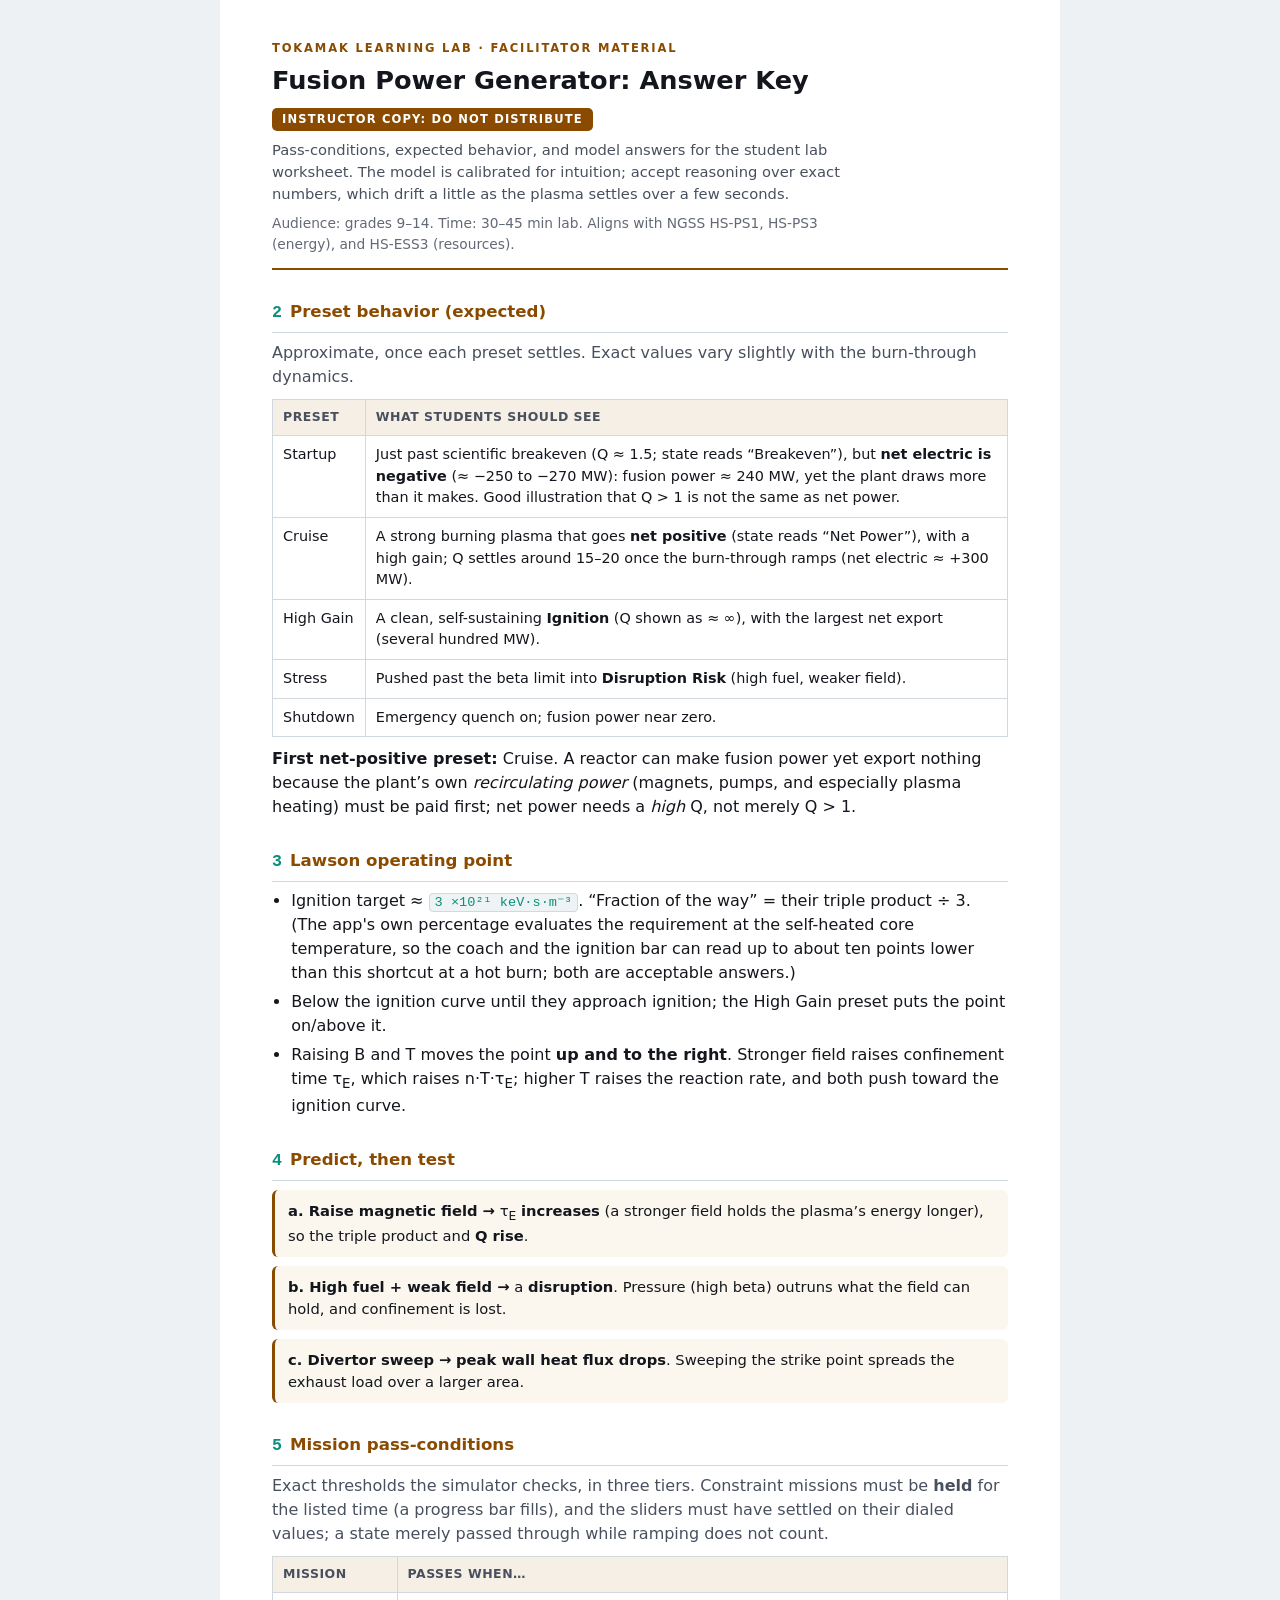
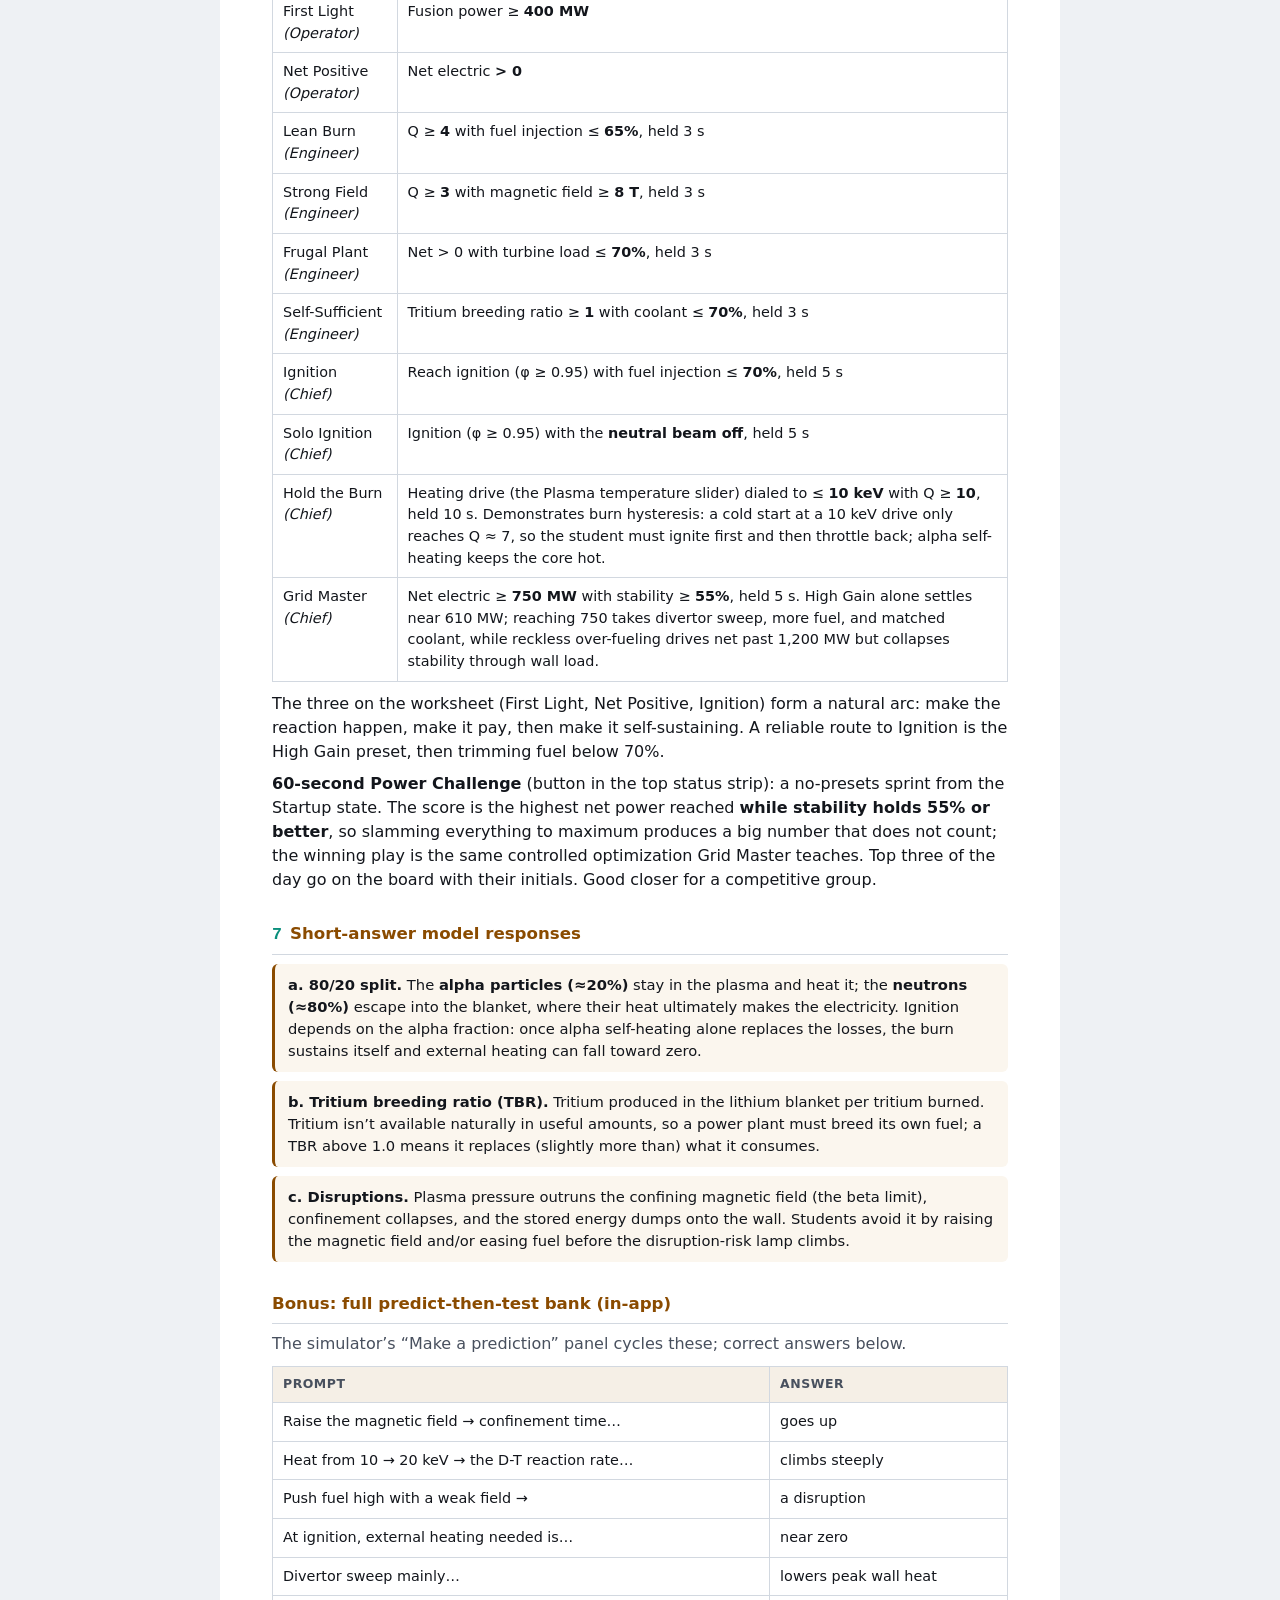
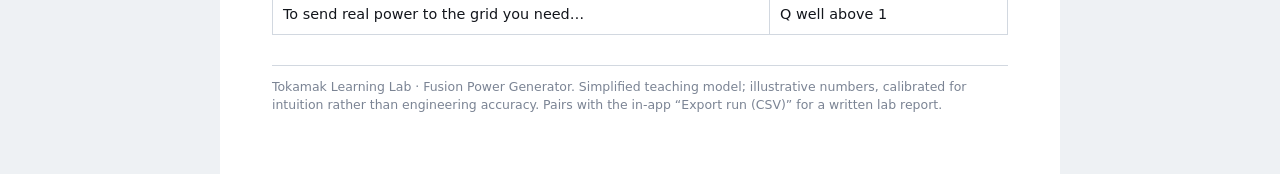
<file: Fusion-Lab-Instructor-Key.html>
<!doctype html>
<html lang="en">
<head>
<meta charset="utf-8">
<meta name="viewport" content="width=device-width, initial-scale=1">
<title>Fusion Power Generator: Instructor Answer Key</title>
<style>
  :root{
    --ink:#13161c; --soft:#48505e; --faint:#7b8494; --line:#d2d8e0; --teal:#0a8f7c; --accent:#8a4b00;
    --box:#fbf6ee; --rule:#aeb6c2;
    font-family: "Segoe UI", Inter, ui-sans-serif, system-ui, -apple-system, sans-serif;
  }
  *{box-sizing:border-box}
  body{margin:0; background:#eef1f4; color:var(--ink); line-height:1.5;}
  .sheet{width:min(840px,100%); margin:0 auto; background:#fff; padding:40px clamp(20px,5vw,52px) 56px;}
  header.head{border-bottom:2px solid var(--accent); padding-bottom:14px; margin-bottom:6px;}
  .eyebrow{margin:0 0 4px; color:var(--accent); font-size:.72rem; font-weight:800; letter-spacing:.16em; text-transform:uppercase;}
  h1{margin:0; font-size:1.6rem;}
  .keytag{display:inline-block; margin-top:8px; padding:3px 10px; background:#8a4b00; color:#fff; border-radius:5px; font-size:.72rem; font-weight:800; letter-spacing:.1em; text-transform:uppercase;}
  .sub{margin:8px 0 0; color:var(--soft); font-size:.92rem; max-width:64ch;}
  h2{font-size:1.04rem; margin:24px 0 4px; padding:6px 0; border-bottom:1px solid var(--line); color:var(--accent);}
  h2 .n{font-family:ui-monospace,Consolas,monospace; color:var(--teal); margin-right:8px;}
  p{margin:.5rem 0;} .lead{color:var(--soft);}
  table{border-collapse:collapse; width:100%; margin:10px 0; font-size:.9rem;}
  th,td{border:1px solid var(--line); padding:8px 10px; text-align:left; vertical-align:top;}
  th{background:#f5efe6; font-size:.78rem; text-transform:uppercase; letter-spacing:.04em; color:var(--soft);}
  code{font-family:ui-monospace,Consolas,monospace; font-size:.85em; background:#eef3f5; border:1px solid var(--line); border-radius:4px; padding:1px 5px; color:var(--teal);}
  .ans{background:var(--box); border-left:3px solid var(--accent); border-radius:6px; padding:10px 13px; margin:9px 0; font-size:.92rem;}
  .ans b{color:var(--ink);}
  ul{margin:.4rem 0; padding-left:1.2rem;} li{margin:.3rem 0;}
  .foot{margin-top:30px; padding-top:12px; border-top:1px solid var(--line); color:var(--faint); font-size:.78rem;}
  @media print{ body{background:#fff;} .sheet{width:100%; padding:0 6px;} h2{break-after:avoid;} table,.ans{break-inside:avoid;} @page{margin:14mm;} }
</style>
</head>
<body>
<div class="sheet">
  <header class="head">
    <p class="eyebrow">Tokamak Learning Lab · Facilitator Material</p>
    <h1>Fusion Power Generator: Answer Key</h1>
    <span class="keytag">Instructor copy: do not distribute</span>
    <p class="sub">Pass-conditions, expected behavior, and model answers for the student lab worksheet. The model is calibrated for intuition; accept reasoning over exact numbers, which drift a little as the plasma settles over a few seconds.</p>
    <p class="sub" style="font-size: 0.86em; opacity: 0.85;">Audience: grades 9&ndash;14. Time: 30&ndash;45 min lab. Aligns with NGSS HS-PS1, HS-PS3 (energy), and HS-ESS3 (resources).</p>
  </header>

  <h2><span class="n">2</span>Preset behavior (expected)</h2>
  <p class="lead">Approximate, once each preset settles. Exact values vary slightly with the burn-through dynamics.</p>
  <table>
    <tr><th>Preset</th><th>What students should see</th></tr>
    <tr><td>Startup</td><td>Just past scientific breakeven (Q ≈ 1.5; state reads “Breakeven”), but <b>net electric is negative</b> (≈ −250 to −270 MW): fusion power ≈ 240 MW, yet the plant draws more than it makes. Good illustration that Q&nbsp;&gt;&nbsp;1 is not the same as net power.</td></tr>
    <tr><td>Cruise</td><td>A strong burning plasma that goes <b>net positive</b> (state reads “Net Power”), with a high gain; Q settles around 15–20 once the burn-through ramps (net electric ≈ +300 MW).</td></tr>
    <tr><td>High Gain</td><td>A clean, self-sustaining <b>Ignition</b> (Q shown as ≈ ∞), with the largest net export (several hundred MW).</td></tr>
    <tr><td>Stress</td><td>Pushed past the beta limit into <b>Disruption Risk</b> (high fuel, weaker field).</td></tr>
    <tr><td>Shutdown</td><td>Emergency quench on; fusion power near zero.</td></tr>
  </table>
  <p><b>First net-positive preset:</b> Cruise. A reactor can make fusion power yet export nothing because the plant’s own <em>recirculating power</em> (magnets, pumps, and especially plasma heating) must be paid first; net power needs a <em>high</em> Q, not merely Q&nbsp;&gt;&nbsp;1.</p>

  <h2><span class="n">3</span>Lawson operating point</h2>
  <ul>
    <li>Ignition target ≈ <code>3 ×10²¹ keV·s·m⁻³</code>. “Fraction of the way” = their triple product ÷ 3. (The app's own percentage evaluates the requirement at the self-heated core temperature, so the coach and the ignition bar can read up to about ten points lower than this shortcut at a hot burn; both are acceptable answers.)</li>
    <li>Below the ignition curve until they approach ignition; the High Gain preset puts the point on/above it.</li>
    <li>Raising B and T moves the point <b>up and to the right</b>. Stronger field raises confinement time τ<sub>E</sub>, which raises n·T·τ<sub>E</sub>; higher T raises the reaction rate, and both push toward the ignition curve.</li>
  </ul>

  <h2><span class="n">4</span>Predict, then test</h2>
  <div class="ans"><b>a. Raise magnetic field →</b> τ<sub>E</sub> <b>increases</b> (a stronger field holds the plasma’s energy longer), so the triple product and <b>Q rise</b>.</div>
  <div class="ans"><b>b. High fuel + weak field →</b> a <b>disruption</b>. Pressure (high beta) outruns what the field can hold, and confinement is lost.</div>
  <div class="ans"><b>c. Divertor sweep →</b> <b>peak wall heat flux drops</b>. Sweeping the strike point spreads the exhaust load over a larger area.</div>

  <h2><span class="n">5</span>Mission pass-conditions</h2>
  <p class="lead">Exact thresholds the simulator checks, in three tiers. Constraint missions must be <b>held</b> for the listed time (a progress bar fills), and the sliders must have settled on their dialed values; a state merely passed through while ramping does not count.</p>
  <table>
    <tr><th>Mission</th><th>Passes when…</th></tr>
    <tr><td>First Light <i>(Operator)</i></td><td>Fusion power ≥ <b>400 MW</b></td></tr>
    <tr><td>Net Positive <i>(Operator)</i></td><td>Net electric <b>&gt; 0</b></td></tr>
    <tr><td>Lean Burn <i>(Engineer)</i></td><td>Q ≥ <b>4</b> with fuel injection ≤ <b>65%</b>, held 3 s</td></tr>
    <tr><td>Strong Field <i>(Engineer)</i></td><td>Q ≥ <b>3</b> with magnetic field ≥ <b>8 T</b>, held 3 s</td></tr>
    <tr><td>Frugal Plant <i>(Engineer)</i></td><td>Net &gt; 0 with turbine load ≤ <b>70%</b>, held 3 s</td></tr>
    <tr><td>Self-Sufficient <i>(Engineer)</i></td><td>Tritium breeding ratio ≥ <b>1</b> with coolant ≤ <b>70%</b>, held 3 s</td></tr>
    <tr><td>Ignition <i>(Chief)</i></td><td>Reach ignition (φ ≥ 0.95) with fuel injection ≤ <b>70%</b>, held 5 s</td></tr>
    <tr><td>Solo Ignition <i>(Chief)</i></td><td>Ignition (φ ≥ 0.95) with the <b>neutral beam off</b>, held 5 s</td></tr>
    <tr><td>Hold the Burn <i>(Chief)</i></td><td>Heating drive (the Plasma temperature slider) dialed to ≤ <b>10 keV</b> with Q ≥ <b>10</b>, held 10 s. Demonstrates burn hysteresis: a cold start at a 10 keV drive only reaches Q ≈ 7, so the student must ignite first and then throttle back; alpha self-heating keeps the core hot.</td></tr>
    <tr><td>Grid Master <i>(Chief)</i></td><td>Net electric ≥ <b>750 MW</b> with stability ≥ <b>55%</b>, held 5 s. High Gain alone settles near 610 MW; reaching 750 takes divertor sweep, more fuel, and matched coolant, while reckless over-fueling drives net past 1,200 MW but collapses stability through wall load.</td></tr>
  </table>
  <p>The three on the worksheet (First Light, Net Positive, Ignition) form a natural arc: make the reaction happen, make it pay, then make it self-sustaining. A reliable route to Ignition is the High Gain preset, then trimming fuel below 70%.</p>
  <p><b>60-second Power Challenge</b> (button in the top status strip): a no-presets sprint from the Startup state. The score is the highest net power reached <b>while stability holds 55% or better</b>, so slamming everything to maximum produces a big number that does not count; the winning play is the same controlled optimization Grid Master teaches. Top three of the day go on the board with their initials. Good closer for a competitive group.</p>

  <h2><span class="n">7</span>Short-answer model responses</h2>
  <div class="ans"><b>a. 80/20 split.</b> The <b>alpha particles (≈20%)</b> stay in the plasma and heat it; the <b>neutrons (≈80%)</b> escape into the blanket, where their heat ultimately makes the electricity. Ignition depends on the alpha fraction: once alpha self-heating alone replaces the losses, the burn sustains itself and external heating can fall toward zero.</div>
  <div class="ans"><b>b. Tritium breeding ratio (TBR).</b> Tritium produced in the lithium blanket per tritium burned. Tritium isn’t available naturally in useful amounts, so a power plant must breed its own fuel; a TBR above 1.0 means it replaces (slightly more than) what it consumes.</div>
  <div class="ans"><b>c. Disruptions.</b> Plasma pressure outruns the confining magnetic field (the beta limit), confinement collapses, and the stored energy dumps onto the wall. Students avoid it by raising the magnetic field and/or easing fuel before the disruption-risk lamp climbs.</div>

  <h2>Bonus: full predict-then-test bank (in-app)</h2>
  <p class="lead">The simulator’s “Make a prediction” panel cycles these; correct answers below.</p>
  <table>
    <tr><th>Prompt</th><th>Answer</th></tr>
    <tr><td>Raise the magnetic field → confinement time…</td><td>goes up</td></tr>
    <tr><td>Heat from 10 → 20 keV → the D-T reaction rate…</td><td>climbs steeply</td></tr>
    <tr><td>Push fuel high with a weak field →</td><td>a disruption</td></tr>
    <tr><td>At ignition, external heating needed is…</td><td>near zero</td></tr>
    <tr><td>Divertor sweep mainly…</td><td>lowers peak wall heat</td></tr>
    <tr><td>To send real power to the grid you need…</td><td>Q well above 1</td></tr>
  </table>

  <p class="foot">Tokamak Learning Lab · Fusion Power Generator. Simplified teaching model; illustrative numbers, calibrated for intuition rather than engineering accuracy. Pairs with the in-app “Export run (CSV)” for a written lab report.</p>
</div>
</body>
</html>
</file>
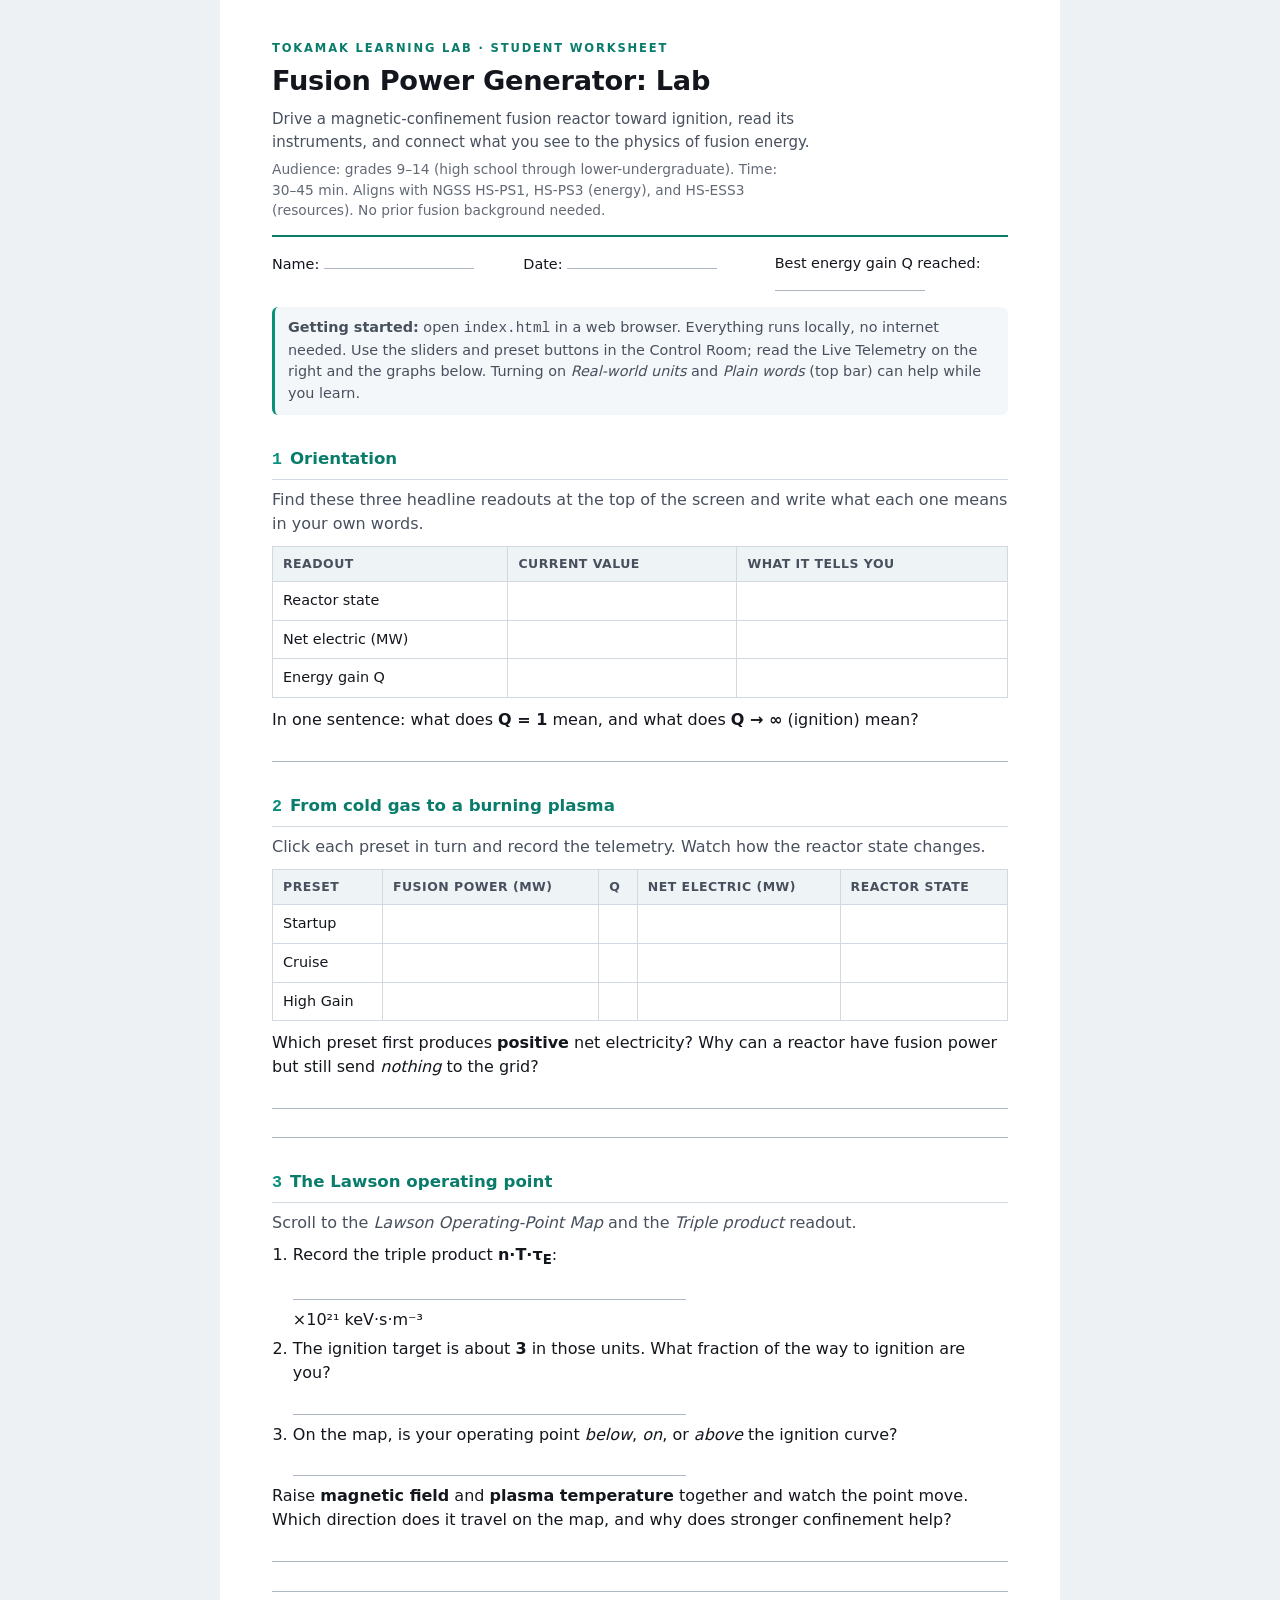
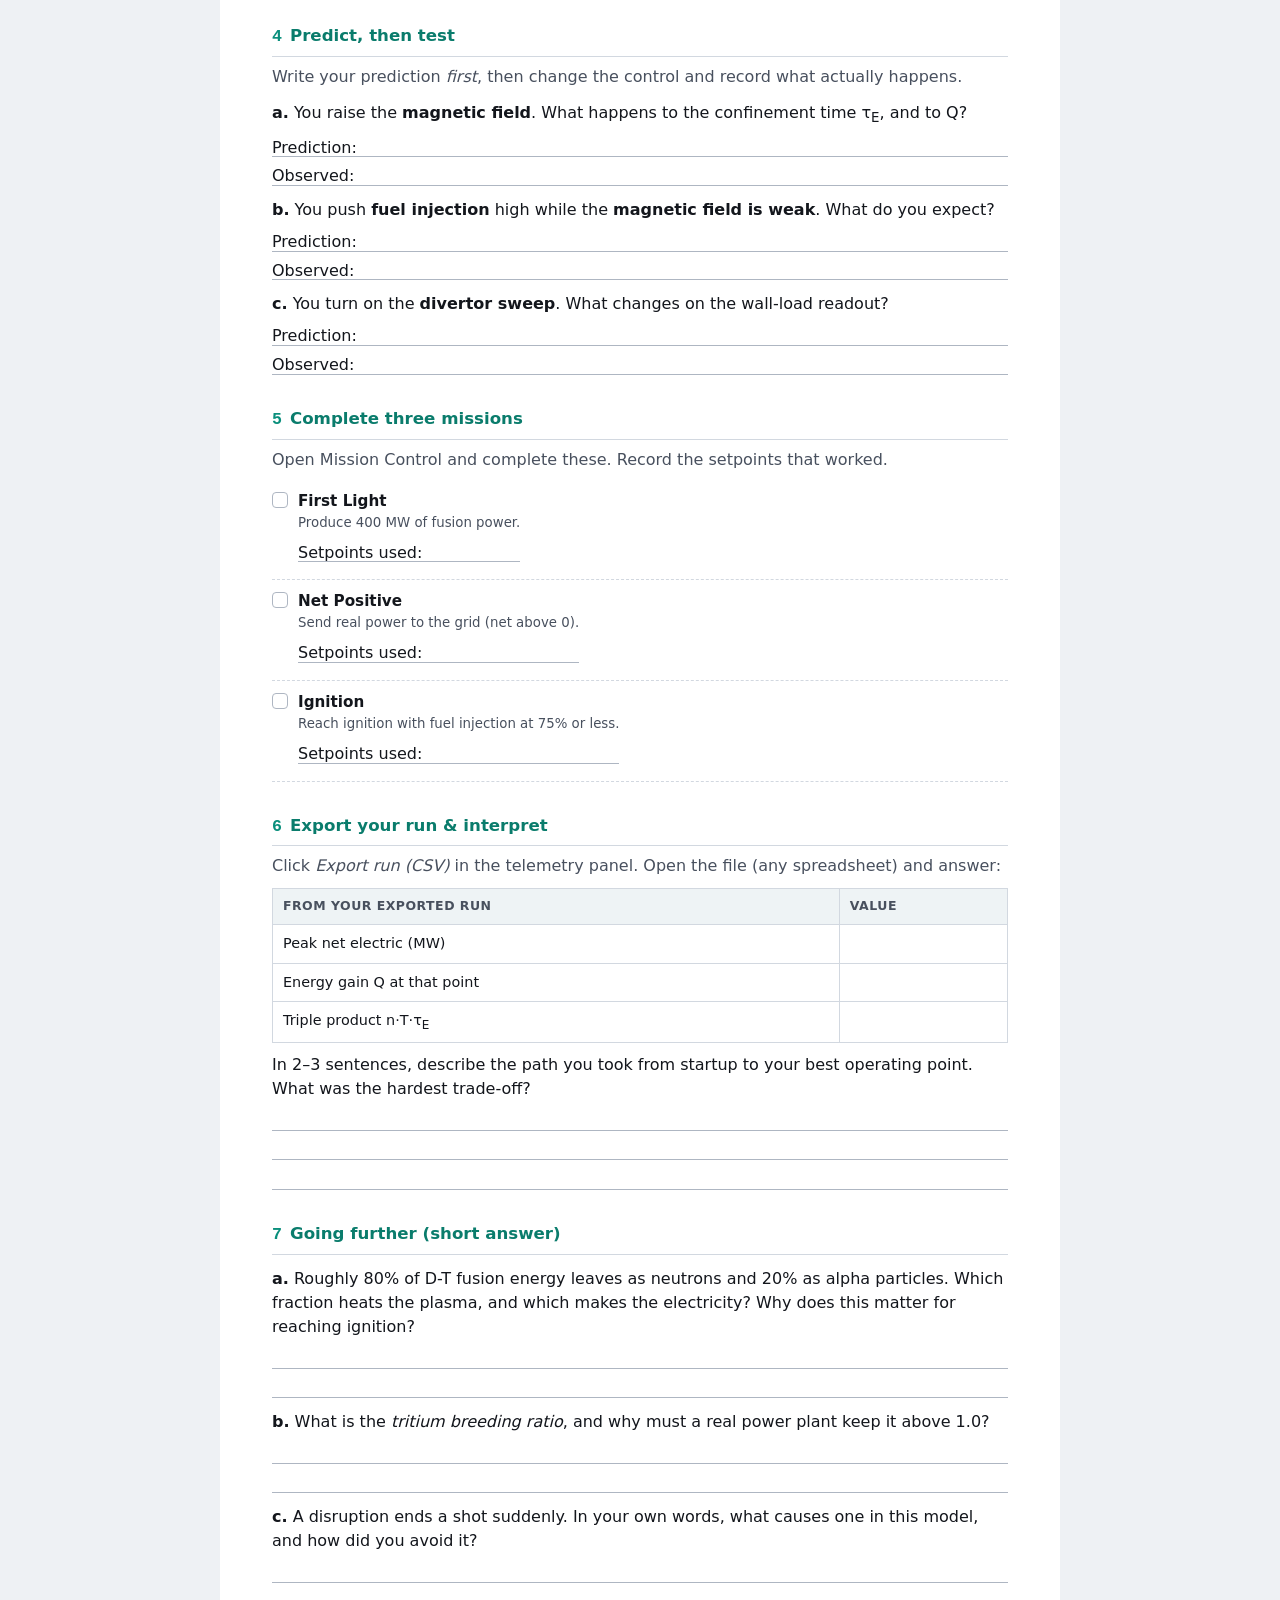
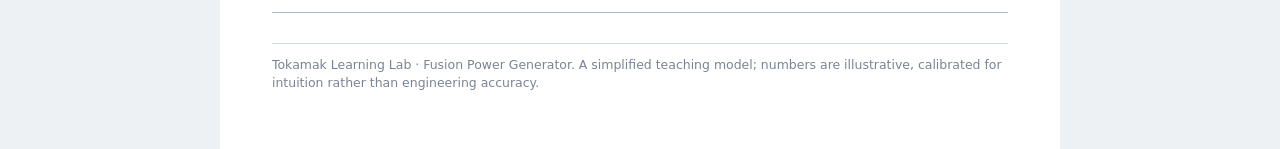
<file: Fusion-Lab-Worksheet.html>
<!doctype html>
<html lang="en">
<head>
<meta charset="utf-8">
<meta name="viewport" content="width=device-width, initial-scale=1">
<title>Fusion Power Generator: Lab Worksheet</title>
<style>
  :root{
    --ink:#13161c; --soft:#48505e; --faint:#7b8494; --line:#d2d8e0; --teal:#0a8f7c; --accent:#0a7c6c;
    --rule:#aeb6c2; --box:#f4f7f9;
    font-family: "Segoe UI", Inter, ui-sans-serif, system-ui, -apple-system, sans-serif;
  }
  *{box-sizing:border-box}
  body{margin:0; background:#eef1f4; color:var(--ink); line-height:1.5;}
  .sheet{width:min(840px,100%); margin:0 auto; background:#fff; padding:40px clamp(20px,5vw,52px) 56px;}
  header.head{border-bottom:2px solid var(--accent); padding-bottom:14px; margin-bottom:8px;}
  .eyebrow{margin:0 0 4px; color:var(--accent); font-size:.72rem; font-weight:800; letter-spacing:.16em; text-transform:uppercase;}
  h1{margin:0; font-size:1.7rem; letter-spacing:-.01em;}
  .sub{margin:6px 0 0; color:var(--soft); font-size:.94rem; max-width:60ch;}
  .meta{display:flex; flex-wrap:wrap; gap:18px; margin:16px 0 6px; font-size:.9rem;}
  .meta .f{flex:1 1 200px;}
  .meta .blank{display:inline-block; min-width:150px; border-bottom:1px solid var(--rule); height:1.1em;}
  h2{font-size:1.04rem; margin:26px 0 4px; padding:6px 0 6px; border-bottom:1px solid var(--line); color:var(--accent);}
  h2 .n{font-family:ui-monospace,Consolas,monospace; color:var(--teal); margin-right:8px;}
  p{margin:.5rem 0;} p.lead{color:var(--soft);}
  .tip{background:var(--box); border-left:3px solid var(--teal); border-radius:6px; padding:10px 13px; margin:10px 0; font-size:.9rem; color:var(--soft);}
  ol,ul{margin:.4rem 0 .4rem; padding-left:1.3rem;} li{margin:.32rem 0;}
  .fill{display:block; border-bottom:1px solid var(--rule); height:1.35em; margin:.5rem 0;}
  .fill.half{width:55%;}
  table{border-collapse:collapse; width:100%; margin:10px 0; font-size:.9rem;}
  th,td{border:1px solid var(--line); padding:8px 10px; text-align:left; vertical-align:top;}
  th{background:#eef3f5; font-size:.78rem; text-transform:uppercase; letter-spacing:.04em; color:var(--soft);}
  td.write{height:34px;}
  .mission{display:flex; gap:10px; align-items:flex-start; padding:9px 0; border-bottom:1px dashed var(--line);}
  .mission:last-child{border-bottom:0;}
  .chk{flex:none; width:16px; height:16px; border:1.5px solid var(--rule); border-radius:4px; margin-top:3px;}
  .mission b{font-size:.95rem;}
  .mission small{display:block; color:var(--soft);}
  .q{margin:12px 0;}
  .q .lines .fill{margin:.45rem 0;}
  .foot{margin-top:30px; padding-top:12px; border-top:1px solid var(--line); color:var(--faint); font-size:.78rem;}
  @media print{
    body{background:#fff;} .sheet{width:100%; padding:0 6px;}
    h2{break-after:avoid;} .mission,table,.q{break-inside:avoid;}
    @page{margin:14mm;}
  }
</style>
</head>
<body>
<div class="sheet">
  <header class="head">
    <p class="eyebrow">Tokamak Learning Lab · Student Worksheet</p>
    <h1>Fusion Power Generator: Lab</h1>
    <p class="sub">Drive a magnetic-confinement fusion reactor toward ignition, read its instruments, and connect what you see to the physics of fusion energy.</p>
    <p class="sub" style="font-size: 0.86em; opacity: 0.85;">Audience: grades 9&ndash;14 (high school through lower-undergraduate). Time: 30&ndash;45 min. Aligns with NGSS HS-PS1, HS-PS3 (energy), and HS-ESS3 (resources). No prior fusion background needed.</p>
  </header>

  <div class="meta">
    <span class="f">Name: <span class="blank"></span></span>
    <span class="f">Date: <span class="blank"></span></span>
    <span class="f">Best energy gain Q reached: <span class="blank"></span></span>
  </div>

  <p class="tip"><strong>Getting started:</strong> open <code>index.html</code> in a web browser. Everything runs locally, no internet needed. Use the sliders and preset buttons in the Control Room; read the Live Telemetry on the right and the graphs below. Turning on <em>Real-world units</em> and <em>Plain words</em> (top bar) can help while you learn.</p>

  <h2><span class="n">1</span>Orientation</h2>
  <p class="lead">Find these three headline readouts at the top of the screen and write what each one means in your own words.</p>
  <table>
    <tr><th>Readout</th><th>Current value</th><th>What it tells you</th></tr>
    <tr><td>Reactor state</td><td class="write"></td><td class="write"></td></tr>
    <tr><td>Net electric (MW)</td><td class="write"></td><td class="write"></td></tr>
    <tr><td>Energy gain Q</td><td class="write"></td><td class="write"></td></tr>
  </table>
  <p>In one sentence: what does <strong>Q = 1</strong> mean, and what does <strong>Q → ∞</strong> (ignition) mean?</p>
  <span class="fill"></span>

  <h2><span class="n">2</span>From cold gas to a burning plasma</h2>
  <p class="lead">Click each preset in turn and record the telemetry. Watch how the reactor state changes.</p>
  <table>
    <tr><th>Preset</th><th>Fusion power (MW)</th><th>Q</th><th>Net electric (MW)</th><th>Reactor state</th></tr>
    <tr><td>Startup</td><td class="write"></td><td class="write"></td><td class="write"></td><td class="write"></td></tr>
    <tr><td>Cruise</td><td class="write"></td><td class="write"></td><td class="write"></td><td class="write"></td></tr>
    <tr><td>High Gain</td><td class="write"></td><td class="write"></td><td class="write"></td><td class="write"></td></tr>
  </table>
  <p>Which preset first produces <strong>positive</strong> net electricity? Why can a reactor have fusion power but still send <em>nothing</em> to the grid?</p>
  <span class="fill"></span>
  <span class="fill"></span>

  <h2><span class="n">3</span>The Lawson operating point</h2>
  <p class="lead">Scroll to the <em>Lawson Operating-Point Map</em> and the <em>Triple product</em> readout.</p>
  <ol>
    <li>Record the triple product <strong>n·T·τ<sub>E</sub></strong>: <span class="fill half"></span> ×10²¹ keV·s·m⁻³</li>
    <li>The ignition target is about <strong>3</strong> in those units. What fraction of the way to ignition are you? <span class="fill half"></span></li>
    <li>On the map, is your operating point <em>below</em>, <em>on</em>, or <em>above</em> the ignition curve? <span class="fill half"></span></li>
  </ol>
  <p>Raise <strong>magnetic field</strong> and <strong>plasma temperature</strong> together and watch the point move. Which direction does it travel on the map, and why does stronger confinement help?</p>
  <span class="fill"></span>
  <span class="fill"></span>

  <h2><span class="n">4</span>Predict, then test</h2>
  <p class="lead">Write your prediction <em>first</em>, then change the control and record what actually happens.</p>

  <div class="q">
    <p><strong>a.</strong> You raise the <strong>magnetic field</strong>. What happens to the confinement time τ<sub>E</sub>, and to Q?</p>
    <div class="lines"><span class="fill">Prediction:</span><span class="fill">Observed:</span></div>
  </div>
  <div class="q">
    <p><strong>b.</strong> You push <strong>fuel injection</strong> high while the <strong>magnetic field is weak</strong>. What do you expect?</p>
    <div class="lines"><span class="fill">Prediction:</span><span class="fill">Observed:</span></div>
  </div>
  <div class="q">
    <p><strong>c.</strong> You turn on the <strong>divertor sweep</strong>. What changes on the wall-load readout?</p>
    <div class="lines"><span class="fill">Prediction:</span><span class="fill">Observed:</span></div>
  </div>

  <h2><span class="n">5</span>Complete three missions</h2>
  <p class="lead">Open Mission Control and complete these. Record the setpoints that worked.</p>
  <div class="mission"><span class="chk"></span><span><b>First Light</b><small>Produce 400 MW of fusion power.</small><span class="fill">Setpoints used:</span></span></div>
  <div class="mission"><span class="chk"></span><span><b>Net Positive</b><small>Send real power to the grid (net above 0).</small><span class="fill">Setpoints used:</span></span></div>
  <div class="mission"><span class="chk"></span><span><b>Ignition</b><small>Reach ignition with fuel injection at 75% or less.</small><span class="fill">Setpoints used:</span></span></div>

  <h2><span class="n">6</span>Export your run &amp; interpret</h2>
  <p class="lead">Click <em>Export run (CSV)</em> in the telemetry panel. Open the file (any spreadsheet) and answer:</p>
  <table>
    <tr><th>From your exported run</th><th>Value</th></tr>
    <tr><td>Peak net electric (MW)</td><td class="write"></td></tr>
    <tr><td>Energy gain Q at that point</td><td class="write"></td></tr>
    <tr><td>Triple product n·T·τ<sub>E</sub></td><td class="write"></td></tr>
  </table>
  <p>In 2–3 sentences, describe the path you took from startup to your best operating point. What was the hardest trade-off?</p>
  <span class="fill"></span>
  <span class="fill"></span>
  <span class="fill"></span>

  <h2><span class="n">7</span>Going further (short answer)</h2>
  <div class="q"><p><strong>a.</strong> Roughly 80% of D-T fusion energy leaves as neutrons and 20% as alpha particles. Which fraction heats the plasma, and which makes the electricity? Why does this matter for reaching ignition?</p><span class="fill"></span><span class="fill"></span></div>
  <div class="q"><p><strong>b.</strong> What is the <em>tritium breeding ratio</em>, and why must a real power plant keep it above 1.0?</p><span class="fill"></span><span class="fill"></span></div>
  <div class="q"><p><strong>c.</strong> A disruption ends a shot suddenly. In your own words, what causes one in this model, and how did you avoid it?</p><span class="fill"></span><span class="fill"></span></div>

  <p class="foot">Tokamak Learning Lab · Fusion Power Generator. A simplified teaching model; numbers are illustrative, calibrated for intuition rather than engineering accuracy.</p>
</div>
</body>
</html>
</file>
<file: styles.css>
:root {
  color-scheme: dark;
  --bg: #0b0d12;
  --bg-2: #0e1117;
  --panel: rgba(22, 26, 34, 0.82);
  --panel-solid: #161a22;
  --panel-2: rgba(31, 37, 48, 0.7);
  --line: rgba(120, 132, 156, 0.18);
  --line-strong: rgba(120, 132, 156, 0.32);
  --text: #eef2f8;
  --muted: #9aa4b8;
  --faint: #7f8aa0;   /* lifted from #5e6878: small caption text now clears 4.5:1 on the dark panels */
  --teal: #38e1c6;
  --gold: #ffc24b;
  /* HUD text tokens: for surfaces that stay dark in EVERY theme (overlays on the reactor
     canvas, tooltips, toasts). They deliberately never change with the theme, so dark-on-dark
     text cannot happen when a theme swaps --text/--muted to dark values. (P0: light theme) */
  --hud-text: #eef2f8;
  --hud-muted: #9aa4b8;
  --hud-faint: #7f8aa0;
  --hud-accent: #38e1c6;
  --coral: #ff7a66;
  --violet: #a896ff;
  --green: #7ee787;
  --danger: #ff5d5d;
  --blue: #5cc8ff;
  --shadow: rgba(0, 0, 0, 0.45);
  --glow-teal: rgba(56, 225, 198, 0.35);
  font-family: Inter, ui-sans-serif, system-ui, -apple-system, BlinkMacSystemFont, "Segoe UI", sans-serif;
}

* {
  box-sizing: border-box;
}

/* Keyboard focus: one high-visibility ring for every interactive control.
   Pointer/mouse users never see it (:focus-visible); keyboard and assistive-tech
   users always do. Works across all four themes via the teal accent. */
:where(a, button, [role="button"], input, select, textarea, summary,
       .hotspot, .tool-btn, .nav-btn, .gizmo-btn, .preset, .stage-toggle,
       .predict-choice, .plant-stage, .story-launch, .legend-close,
       .gizmo-views button):focus-visible {
  outline: 2px solid var(--teal);
  outline-offset: 2px;
  box-shadow: 0 0 0 4px rgba(56, 225, 198, 0.28);
}

/* Range sliders: ring the whole control so the focused slider is unmistakable. */
input[type="range"]:focus-visible {
  outline: none;
  box-shadow: 0 0 0 3px rgba(56, 225, 198, 0.45);
}

/* Screen-reader-only content (live regions, hidden labels). */
.visually-hidden {
  position: absolute !important;
  width: 1px;
  height: 1px;
  margin: -1px;
  padding: 0;
  border: 0;
  clip: rect(0 0 0 0);
  clip-path: inset(50%);
  overflow: hidden;
  white-space: nowrap;
}

body {
  position: relative;
  min-height: 100vh;
  margin: 0;
  background: var(--bg);
  color: var(--text);
  overflow-x: hidden;
}

/* Ambient animated backdrop */
.ambient {
  position: fixed;
  inset: 0;
  z-index: 0;
  pointer-events: none;
  background:
    radial-gradient(60% 50% at 18% 12%, rgba(56, 225, 198, 0.10), transparent 70%),
    radial-gradient(55% 45% at 85% 20%, rgba(168, 150, 255, 0.10), transparent 70%),
    radial-gradient(70% 60% at 50% 100%, rgba(255, 122, 102, 0.08), transparent 70%),
    var(--bg);
}

.ambient::after {
  content: "";
  position: absolute;
  inset: 0;
  background-image:
    linear-gradient(rgba(255, 255, 255, 0.025) 1px, transparent 1px),
    linear-gradient(90deg, rgba(255, 255, 255, 0.025) 1px, transparent 1px);
  background-size: 56px 56px;
  mask-image: radial-gradient(120% 120% at 50% 0%, #000 35%, transparent 100%);
}

button,
input {
  font: inherit;
}

button {
  cursor: pointer;
}

sub {
  font-size: 0.72em;
}

.sim-shell {
  position: relative;
  z-index: 1;
  width: min(1840px, 100%);
  margin: 0 auto;
  padding: 34px clamp(14px, 2.4vw, 34px) 44px;
}

/* ---------- Topbar ---------- */
.topbar {
  display: flex;
  align-items: flex-end;
  justify-content: space-between;
  gap: 20px;
  flex-wrap: wrap;
  padding: 6px 2px 22px;
}

.eyebrow,
.panel-kicker {
  margin: 0 0 6px;
  color: var(--teal);
  font-size: 0.72rem;
  font-weight: 700;
  text-transform: uppercase;
  letter-spacing: 0.14em;
}

.subtitle {
  margin: 8px 0 0;
  max-width: 52ch;
  color: var(--muted);
  font-size: 0.92rem;
  line-height: 1.45;
}

h1,
h2,
h3,
p {
  overflow-wrap: anywhere;
}

h1 {
  margin: 0;
  font-size: clamp(1.8rem, 3.6vw, 3rem);
  line-height: 1.02;
  letter-spacing: -0.01em;
  background: linear-gradient(120deg, #ffffff 20%, var(--teal) 130%);
  -webkit-background-clip: text;
  background-clip: text;
  color: transparent;
}

h2 {
  margin: 0;
  font-size: 1.06rem;
  letter-spacing: 0.01em;
}

.status-strip {
  display: flex;
  flex-wrap: wrap;
  justify-content: flex-end;
  gap: 12px;
}

.status-block {
  display: flex;
  flex-direction: column;
  align-items: flex-end;
  gap: 5px;
}

.status-caption {
  color: var(--faint);
  font-size: 0.66rem;
  font-weight: 700;
  text-transform: uppercase;
  letter-spacing: 0.12em;
}

.state-pill,
.power-badge,
.q-badge {
  min-height: 40px;
  display: inline-flex;
  align-items: center;
  border: 1px solid var(--line-strong);
  border-radius: 8px;
  padding: 7px 16px;
  background: var(--panel-2);
  /* F2: the three hero results are the numbers a passer-by reads from across a room - make them big. */
  font-size: clamp(1rem, 1.5vw, 1.45rem);
  line-height: 1.1;
  font-weight: 800;
  font-variant-numeric: tabular-nums;
}

.state-pill {
  color: #0b0d12;
  background: var(--gold);
  border-color: transparent;
  box-shadow: 0 0 18px rgba(255, 194, 75, 0.35);
  transition: background-color 0.4s ease, box-shadow 0.4s ease;
}

.power-badge {
  color: var(--teal);
}

.q-badge {
  color: var(--gold);
}

/* U3: status-strip "challenges" chip - a button that jumps to the missions panel. */
.mission-jump {
  min-height: 40px;
  display: inline-flex;
  align-items: center;
  gap: 4px;
  border: 1px dashed var(--line-strong);
  border-radius: 8px;
  padding: 6px 12px;
  background: var(--panel-2);
  color: var(--muted);
  font: inherit;
  font-size: 0.9rem;
  font-weight: 700;
  cursor: pointer;
  transition: border-color 0.2s ease, color 0.2s ease, box-shadow 0.2s ease;
}
.mission-jump strong { color: var(--teal); font-size: 1.05rem; }
.mission-jump:hover { border-color: var(--teal); color: var(--text); }
.mission-jump.pulse { animation: missionChipPulse 1s ease; }
@keyframes missionChipPulse { 0%, 100% { box-shadow: none; } 30% { box-shadow: 0 0 0 4px rgba(56, 225, 198, 0.3); border-color: var(--teal); } }
.missions.flash { animation: missionsFlash 1.1s ease; }
@keyframes missionsFlash { 0%, 100% { box-shadow: none; } 25% { box-shadow: 0 0 0 2px rgba(56, 225, 198, 0.4), 0 0 30px rgba(56, 225, 198, 0.15); } }

/* ---------- Layout grids ---------- */
.sim-grid {
  display: grid;
  grid-template-columns: minmax(280px, 350px) minmax(440px, 1fr) minmax(320px, 400px);
  gap: 16px;
  align-items: stretch;
}

.analysis-grid {
  display: grid;
  grid-template-columns: 1.25fr 1fr 1fr;
  gap: 16px;
  margin-top: 16px;
}

.learn-grid {
  display: grid;
  grid-template-columns: 1.1fr 1fr;
  gap: 16px;
  margin-top: 16px;
}

.panel,
.reactor-stage {
  border: 1px solid var(--line);
  border-radius: 14px;
  background: var(--panel);
  backdrop-filter: blur(14px);
  box-shadow: 0 22px 48px var(--shadow), inset 0 1px 0 rgba(255, 255, 255, 0.04);
}

.sim-grid > .panel,
.sim-grid > .reactor-stage {
  height: calc(100vh - 150px);
  min-height: 560px;
}

.panel {
  overflow-x: hidden;
  overflow-y: auto;
  padding: 18px;
}

.panel-heading {
  margin-bottom: 16px;
}

/* ---------- Controls ---------- */
.preset-row {
  display: grid;
  grid-template-columns: repeat(auto-fit, minmax(82px, 1fr));
  gap: 7px;
  margin-bottom: 18px;
}

.preset {
  min-height: 38px;
  padding: 8px 6px;
  border: 1px solid var(--line);
  border-radius: 9px;
  background: var(--panel-2);
  color: var(--muted);
  font-size: 0.82rem;
  font-weight: 700;
  transition: all 0.18s ease;
}

.preset.active,
.preset:hover {
  border-color: var(--teal);
  color: var(--text);
  background: rgba(56, 225, 198, 0.16);
  box-shadow: 0 0 0 1px rgba(56, 225, 198, 0.3), 0 0 18px rgba(56, 225, 198, 0.18);
}

.control-stack {
  display: grid;
  gap: 13px;
}

.control {
  display: grid;
  grid-template-columns: minmax(0, 1fr) auto;
  gap: 8px 12px;
  padding: 13px 14px;
  border: 1px solid var(--line);
  border-radius: 12px;
  background: var(--panel-2);
  transition: border-color 0.18s ease;
}

.control:focus-within {
  border-color: var(--teal);
}

.control strong {
  display: block;
  font-size: 0.92rem;
}

.control small {
  display: block;
  margin-top: 3px;
  color: var(--muted);
  font-size: 0.76rem;
  line-height: 1.35;
}

.control output {
  color: var(--teal);
  font-weight: 800;
  font-variant-numeric: tabular-nums;
  white-space: nowrap;
}

input[type="range"] {
  grid-column: 1 / -1;
  width: 100%;
  height: 26px;
  margin: 2px 0 0;
  background: transparent;
  -webkit-appearance: none;
  appearance: none;
}

input[type="range"]::-webkit-slider-runnable-track {
  height: 6px;
  border-radius: 999px;
  background: linear-gradient(90deg, var(--teal), rgba(56, 225, 198, 0.12));
}

input[type="range"]::-moz-range-track {
  height: 6px;
  border-radius: 999px;
  background: linear-gradient(90deg, var(--teal), rgba(56, 225, 198, 0.12));
}

input[type="range"]::-webkit-slider-thumb {
  -webkit-appearance: none;
  appearance: none;
  width: 18px;
  height: 18px;
  margin-top: -6px;
  border-radius: 50%;
  background: #fff;
  border: 3px solid var(--teal);
  box-shadow: 0 0 12px var(--glow-teal);
  cursor: pointer;
}

input[type="range"]::-moz-range-thumb {
  width: 16px;
  height: 16px;
  border-radius: 50%;
  background: #fff;
  border: 3px solid var(--teal);
  box-shadow: 0 0 12px var(--glow-teal);
  cursor: pointer;
}

.toggle-grid {
  display: grid;
  grid-template-columns: 1fr 1fr;
  gap: 8px;
  margin-top: 18px;
}

.toggle {
  display: flex;
  align-items: center;
  min-height: 48px;
  gap: 10px;
  padding: 10px 12px;
  border: 1px solid var(--line);
  border-radius: 10px;
  background: rgba(13, 16, 22, 0.6);
  color: var(--muted);
  font-size: 0.82rem;
  line-height: 1.2;
  transition: all 0.18s ease;
}

.toggle input {
  inline-size: 18px;
  block-size: 18px;
  accent-color: var(--gold);
}

.toggle:has(input:checked) {
  color: var(--text);
  border-color: rgba(255, 194, 75, 0.6);
  background: rgba(255, 194, 75, 0.12);
}

.disclaimer {
  margin: 18px 0 0;
  color: var(--faint);
  font-size: 0.72rem;
  line-height: 1.4;
}

/* ---------- Reactor stage ---------- */
.reactor-stage {
  position: relative;
  overflow: hidden;
  background:
    radial-gradient(circle at 50% 44%, rgba(56, 225, 198, 0.12), transparent 38%),
    radial-gradient(circle at 50% 80%, rgba(168, 150, 255, 0.08), transparent 50%),
    #0a0c11;
}

#reactorCanvas {
  display: block;
  width: 100%;
  height: 100%;
}

.stage-overlay {
  pointer-events: none;
  position: absolute;
  inset: 0;
}

.hotspot {
  pointer-events: auto;
  position: absolute;
  min-width: 88px;
  min-height: 32px;
  padding: 7px 12px;
  border: 1px solid var(--line-strong);
  border-radius: 999px;
  background: rgba(11, 13, 18, 0.66);
  backdrop-filter: blur(8px);
  color: var(--hud-text);
  font-size: 0.78rem;
  font-weight: 700;
  transition: all 0.18s ease;
}

.hotspot::before {
  content: "";
  display: inline-block;
  width: 7px;
  height: 7px;
  margin-right: 7px;
  border-radius: 50%;
  background: var(--teal);
  box-shadow: 0 0 8px var(--teal);
  vertical-align: middle;
}

.hotspot.active,
.hotspot:hover {
  border-color: var(--teal);
  background: rgba(56, 225, 198, 0.2);
  box-shadow: 0 0 0 1px rgba(56, 225, 198, 0.4), 0 0 20px rgba(56, 225, 198, 0.25);
}

.hotspot-core { left: 50%; top: 45%; transform: translate(-50%, -50%); }
.hotspot-solenoid { left: 50%; top: 30%; transform: translate(-50%, -50%); }
.hotspot-magnets { left: 6%; top: 14%; }
.hotspot-blanket { right: 7%; top: 20%; }
.hotspot-divertor { left: 50%; bottom: 22%; transform: translateX(-50%); }
.hotspot-turbine { right: 6%; bottom: 9%; }

.stage-readout {
  position: absolute;
  left: 18px;
  bottom: 124px;   /* stacked above the stage toggles, which clear the stage HUD */
  display: flex;
  gap: 16px;
  padding: 8px 14px;
  border: 1px solid var(--line);
  border-radius: 10px;
  background: rgba(11, 13, 18, 0.6);
  backdrop-filter: blur(6px);
  color: var(--hud-muted);
  font-size: 0.74rem;
  font-variant-numeric: tabular-nums;
}

.stage-readout em {
  font-style: normal;
  font-weight: 800;
  color: var(--hud-text);
}

/* ---------- Telemetry ---------- */
.metric-grid {
  display: grid;
  grid-template-columns: 1fr 1fr;
  gap: 9px;
}

.metric {
  padding: 12px 13px;
  border: 1px solid var(--line);
  border-radius: 11px;
  background: var(--panel-2);
}

.metric-triple,
.metric-q {
  grid-column: span 1;
}

.metric-label {
  display: block;
  color: var(--muted);
  font-size: 0.72rem;
  text-transform: uppercase;
  letter-spacing: 0.06em;
}

/* Keep physics notation in its true case so the Greek tau survives
   (uppercasing turns "nT-tau-E" into "NTTE"). */
.metric-label .sym {
  text-transform: none;
  letter-spacing: 0;
}

.metric strong {
  display: block;
  margin: 8px 0 9px;
  font-size: 1.5rem;
  line-height: 1;
  font-variant-numeric: tabular-nums;
}

.metric-unit {
  display: block;
  margin: -4px 0 8px;
  color: var(--faint);
  font-size: 0.66rem;
}

meter {
  width: 100%;
  block-size: 8px;
  -webkit-appearance: none;
  appearance: none;
}

meter::-webkit-meter-bar {
  border: 0;
  border-radius: 999px;
  background: rgba(8, 10, 14, 0.9);
}

meter::-webkit-meter-optimum-value {
  border-radius: 999px;
  background: linear-gradient(90deg, var(--teal), var(--gold));
}

meter::-moz-meter-bar {
  border-radius: 999px;
  background: linear-gradient(90deg, var(--teal), var(--gold));
}

.mini-systems {
  display: grid;
  gap: 11px;
  margin: 16px 0;
}

.system-row {
  display: grid;
  grid-template-columns: 96px minmax(70px, 1fr) 78px;
  align-items: center;
  gap: 9px;
  color: var(--muted);
  font-size: 0.78rem;
}

.system-row strong {
  color: var(--text);
  text-align: right;
  font-size: 0.78rem;
  font-variant-numeric: tabular-nums;
}

.bar {
  height: 9px;
  overflow: hidden;
  border-radius: 999px;
  background: rgba(8, 10, 14, 0.9);
}

.bar span {
  display: block;
  width: 0%;
  height: 100%;
  border-radius: inherit;
  background: var(--teal);
  transition: width 200ms ease, background-color 200ms ease;
}

.coach {
  margin-top: 16px;
  padding: 15px;
  border: 1px solid var(--line);
  border-left: 3px solid var(--gold);
  border-radius: 11px;
  background: linear-gradient(180deg, rgba(255, 194, 75, 0.08), rgba(255, 194, 75, 0.02));
}

.coach-kicker {
  margin: 0 0 7px;
  color: var(--gold);
  font-size: 0.7rem;
  font-weight: 700;
  text-transform: uppercase;
  letter-spacing: 0.12em;
}

.coach p#coachText {
  margin: 0;
  color: var(--text);
  font-size: 0.9rem;
  line-height: 1.5;
}

/* ---------- Analysis panels ---------- */
.viz-panel {
  display: flex;
  flex-direction: column;
}

.viz-caption {
  margin: 0 0 14px;
  color: var(--muted);
  font-size: 0.8rem;
  line-height: 1.45;
}

#lawsonCanvas {
  display: block;
  width: 100%;
  height: 300px;
  flex: none;
}

#historyCanvas {
  display: block;
  width: 100%;
  height: 280px;
  flex: none;
  border-radius: 10px;
}

.legend,
.balance-legend {
  display: flex;
  flex-wrap: wrap;
  gap: 8px 16px;
  margin-top: 14px;
}

.legend-item {
  display: inline-flex;
  align-items: center;
  gap: 7px;
  color: var(--muted);
  font-size: 0.74rem;
}

.swatch {
  width: 16px;
  height: 4px;
  border-radius: 999px;
  display: inline-block;
}

.swatch-ignite { background: var(--coral); }
.swatch-breakeven { background: var(--violet); }
.swatch-point { width: 10px; height: 10px; border-radius: 50%; background: var(--teal); box-shadow: 0 0 8px var(--teal); }
.swatch-ext { background: var(--blue); }
.swatch-alpha { background: var(--gold); }
.swatch-neutron { background: var(--teal); }
.swatch-react { background: var(--gold); }

#reactivityCanvas,
#sankeyCanvas,
#fuelCycleCanvas {
  display: block;
  width: 100%;
  height: 240px;
  flex: none;
}

/* ---------- Power balance ---------- */
.balance {
  display: grid;
  gap: 14px;
  margin-bottom: 6px;
}

.balance-row {
  display: grid;
  grid-template-columns: 120px 1fr 78px;
  align-items: center;
  gap: 10px;
}

.balance-label {
  color: var(--muted);
  font-size: 0.78rem;
}

.balance-track {
  display: flex;
  height: 18px;
  overflow: hidden;
  border-radius: 6px;
  background: rgba(8, 10, 14, 0.9);
}

.balance-row strong {
  text-align: right;
  font-size: 0.82rem;
  font-variant-numeric: tabular-nums;
}

.seg {
  display: block;
  height: 100%;
  width: 0%;
  transition: width 240ms ease;
}

.seg-ext { background: var(--blue); }
.seg-alpha { background: var(--gold); }
.seg-neutron { background: var(--teal); }

.balance-foot {
  display: flex;
  align-items: baseline;
  justify-content: space-between;
  margin-top: 16px;
  padding-top: 14px;
  border-top: 1px solid var(--line);
  color: var(--muted);
  font-size: 0.78rem;
}

.balance-foot strong {
  font-size: 1.3rem;
  color: var(--gold);
  font-variant-numeric: tabular-nums;
}

.chart-title {
  display: flex;
  justify-content: space-between;
  gap: 10px;
  margin-top: 12px;
  color: var(--muted);
  font-size: 0.8rem;
}

.chart-title strong {
  color: var(--gold);
  font-variant-numeric: tabular-nums;
}

/* ---------- Learning row ---------- */
.lesson-panel p,
.glossary dd {
  color: var(--muted);
  font-size: 0.9rem;
  line-height: 1.55;
}

#lessonBody {
  margin: 0 0 12px;
}

.deeper {
  margin: 4px 0 12px;
  border: 1px solid var(--line);
  border-radius: 10px;
  background: rgba(13, 16, 22, 0.5);
  overflow: hidden;
}

.deeper summary {
  padding: 11px 14px;
  color: var(--teal);
  font-size: 0.82rem;
  font-weight: 700;
  cursor: pointer;
  list-style: none;
}

.deeper summary::-webkit-details-marker { display: none; }

.deeper summary::before {
  content: "▸ ";
  display: inline-block;
  transition: transform 0.18s ease;
}

.deeper[open] summary::before {
  content: "▾ ";
}

.deeper p {
  margin: 0;
  padding: 0 14px 12px;
}

.formula {
  font-family: "SFMono-Regular", ui-monospace, "Cascadia Code", Menlo, Consolas, monospace;
  color: var(--teal) !important;
  font-size: 0.82rem !important;
}

.lesson-note {
  margin: 12px 0 0;
  padding-top: 14px;
  border-top: 1px solid var(--line);
  color: var(--teal) !important;
  font-weight: 700;
}

.glossary {
  display: grid;
  gap: 12px;
  margin: 0;
}

.glossary div {
  padding-bottom: 12px;
  border-bottom: 1px solid var(--line);
}

.glossary div:last-child {
  border-bottom: 0;
  padding-bottom: 0;
}

.glossary dt {
  margin-bottom: 4px;
  color: var(--text);
  font-weight: 700;
  font-size: 0.88rem;
}

.glossary dd {
  margin: 0;
}

/* ---------- Responsive ---------- */
@media (max-width: 1220px) {
  .sim-grid {
    grid-template-columns: minmax(260px, 330px) minmax(380px, 1fr);
  }
  .telemetry-panel {
    grid-column: 1 / -1;
    height: auto !important;
    min-height: 0 !important;
  }
  .analysis-grid {
    grid-template-columns: 1fr 1fr;
  }
  .analysis-grid > :last-child {
    grid-column: 1 / -1;
  }
}

/* ---------- Navigation HUD ---------- */
.nav-gizmo {
  position: absolute;
  top: 12px;
  right: 12px;
  z-index: 4;
  display: flex;
  flex-direction: column;
  align-items: center;
  gap: 7px;
  padding: 8px;
  border: 1px solid var(--line);
  border-radius: 12px;
  background: rgba(11, 13, 18, 0.5);
  backdrop-filter: blur(8px);
}

#gizmoCanvas {
  display: block;
  width: 84px;
  height: 84px;
  cursor: pointer;
}

.gizmo-views {
  display: grid;
  grid-template-columns: 1fr 1fr;
  gap: 4px;
  width: 100%;
}

.gizmo-btn {
  padding: 4px 0;
  border: 1px solid var(--line-strong);
  border-radius: 6px;
  background: rgba(20, 26, 34, 0.7);
  color: var(--hud-muted);
  font-size: 0.6rem;
  font-weight: 800;
  letter-spacing: 0.07em;
  cursor: pointer;
  transition: color 0.15s ease, background-color 0.15s ease, border-color 0.15s ease;
}

.gizmo-btn:hover {
  color: var(--hud-text);
  border-color: var(--teal);
  background: rgba(56, 225, 198, 0.16);
}

.gizmo-btn.active {
  color: #07120f;
  background: var(--teal);
  border-color: var(--teal);
}

.nav-cluster {
  position: absolute;
  top: 50%;
  right: 14px;
  z-index: 4;
  display: flex;
  flex-direction: column;
  gap: 6px;
  transform: translateY(-50%);
}

.nav-btn {
  display: grid;
  place-items: center;
  width: 38px;
  height: 38px;
  padding: 0;
  border: 1px solid var(--line-strong);
  border-radius: 10px;
  background: rgba(11, 13, 18, 0.6);
  backdrop-filter: blur(8px);
  color: var(--hud-muted);
  cursor: pointer;
  transition: color 0.15s ease, background-color 0.15s ease, border-color 0.15s ease, box-shadow 0.15s ease;
}

.nav-btn svg {
  width: 19px;
  height: 19px;
  fill: none;
  stroke: currentColor;
  stroke-width: 1.7;
  stroke-linecap: round;
  stroke-linejoin: round;
}

.nav-btn:hover {
  color: var(--hud-text);
  border-color: var(--teal);
  background: rgba(56, 225, 198, 0.15);
  box-shadow: 0 0 16px rgba(56, 225, 198, 0.2);
}

.nav-btn:active {
  transform: translateY(1px);
}

.nav-btn[aria-pressed="true"] {
  color: #07120f;
  background: var(--teal);
  border-color: var(--teal);
}

.nav-legend {
  position: absolute;
  top: 14px;
  left: 50%;
  z-index: 5;
  padding: 11px 16px 12px;
  border: 1px solid var(--line);
  border-radius: 12px;
  background: rgba(11, 13, 18, 0.72);
  backdrop-filter: blur(10px);
  box-shadow: 0 12px 30px var(--shadow);
  transform: translateX(-50%);
  opacity: 1;
  transition: opacity 0.55s ease, transform 0.55s ease;
}

.nav-legend.hide {
  opacity: 0;
  transform: translateX(-50%) translateY(-8px);
  pointer-events: none;
}

.legend-title {
  margin: 0 0 8px;
  color: var(--hud-text);
  font-size: 0.74rem;
  font-weight: 800;
  letter-spacing: 0.02em;
}

.nav-legend ul {
  display: flex;
  flex-wrap: wrap;
  gap: 6px 14px;
  margin: 0;
  padding: 0;
  list-style: none;
  max-width: 360px;
}

.nav-legend li {
  display: flex;
  align-items: center;
  gap: 7px;
  color: var(--hud-muted);
  font-size: 0.72rem;
}

.nav-legend li span {
  padding: 2px 7px;
  border: 1px solid var(--line-strong);
  border-radius: 5px;
  background: rgba(31, 37, 48, 0.8);
  color: var(--hud-text);
  font-size: 0.64rem;
  font-weight: 700;
  white-space: nowrap;
}

.legend-close {
  position: absolute;
  top: 6px;
  right: 8px;
  padding: 0 4px;
  border: none;
  background: none;
  color: var(--hud-faint);
  font-size: 0.95rem;
  line-height: 1;
  cursor: pointer;
}

.legend-close:hover {
  color: var(--hud-text);
}

.nav-help {
  position: absolute;
  top: 14px;
  left: 50%;
  z-index: 5;
  display: grid;
  place-items: center;
  width: 30px;
  height: 30px;
  border: 1px solid var(--line-strong);
  border-radius: 50%;
  background: rgba(11, 13, 18, 0.6);
  backdrop-filter: blur(8px);
  color: var(--hud-muted);
  font-size: 0.86rem;
  font-weight: 800;
  cursor: pointer;
  transform: translateX(-50%);
  transition: color 0.15s ease, border-color 0.15s ease;
}

.nav-help:hover {
  color: var(--hud-text);
  border-color: var(--teal);
}

.nav-help[hidden] {
  display: none;
}

/* ---------- Mission Control ---------- */
.missions {
  margin-top: 16px;
}

.missions-head {
  display: flex;
  align-items: flex-end;
  justify-content: space-between;
  gap: 12px;
  margin-bottom: 14px;
}

.missions-progress {
  margin: 0;
  color: var(--muted);
  font-size: 0.82rem;
}

.missions-progress strong {
  color: var(--teal);
  font-size: 1.15rem;
  font-variant-numeric: tabular-nums;
}

.mission-list {
  display: grid;
  grid-template-columns: repeat(auto-fill, minmax(195px, 1fr));
  gap: 10px;
}

.mission-chip {
  position: relative;
  padding: 12px 13px 13px 36px;
  border: 1px solid var(--line);
  border-radius: 12px;
  background: var(--panel-2);
  transition: border-color 0.2s ease, box-shadow 0.2s ease, background-color 0.2s ease;
}

.mission-check {
  position: absolute;
  left: 12px;
  top: 13px;
  width: 16px;
  height: 16px;
  border-radius: 50%;
  border: 1.5px solid var(--line-strong);
  transition: background-color 0.2s ease, border-color 0.2s ease;
}

.mission-chip.done {
  border-color: rgba(56, 225, 198, 0.5);
  background: rgba(56, 225, 198, 0.08);
  box-shadow: 0 0 0 1px rgba(56, 225, 198, 0.18), 0 0 22px rgba(56, 225, 198, 0.12);
}

.mission-chip.done .mission-check {
  background: var(--teal);
  border-color: var(--teal);
}

.mission-chip.done .mission-check::after {
  content: "";
  position: absolute;
  left: 5px;
  top: 2px;
  width: 4px;
  height: 8px;
  border: solid #07120f;
  border-width: 0 2px 2px 0;
  transform: rotate(45deg);
}

.mission-name {
  display: block;
  font-weight: 700;
  font-size: 0.86rem;
  color: var(--text);
}

.mission-goal {
  display: block;
  margin-top: 2px;
  font-size: 0.72rem;
  color: var(--muted);
}

/* U3: per-mission starting hint, revealed by a small toggle so the challenge stays a challenge. */
.mission-hint-btn {
  margin-top: 9px;
  padding: 3px 10px;
  border: 1px solid var(--line-strong);
  border-radius: 6px;
  background: transparent;
  color: var(--muted);
  font-size: 0.66rem;
  font-weight: 700;
  letter-spacing: 0.03em;
  text-transform: uppercase;
  cursor: pointer;
  transition: border-color 0.2s ease, color 0.2s ease;
}
.mission-hint-btn:hover { border-color: var(--teal); color: var(--teal); }
.mission-hint {
  margin: 8px 0 0;
  padding: 8px 10px;
  border-left: 2px solid var(--teal);
  border-radius: 0 6px 6px 0;
  background: rgba(56, 225, 198, 0.06);
  color: #c8d0de;
  font-size: 0.74rem;
  line-height: 1.45;
}

.mission-bar {
  display: block;
  margin-top: 8px;
  height: 4px;
  border-radius: 2px;
  background: rgba(120, 132, 156, 0.2);
  overflow: hidden;
}

.mission-bar span {
  display: block;
  height: 100%;
  width: 0%;
  background: var(--teal);
  transition: width 0.3s ease;
}

.mission-chip.justdone {
  animation: missionPop 0.9s ease;
}

@keyframes missionPop {
  0% { transform: scale(1); }
  30% { transform: scale(1.045); }
  100% { transform: scale(1); }
}

.mission-toast {
  position: fixed;
  left: 50%;
  bottom: 26px;
  z-index: 60;   /* above the story panel (45), which used to fully occlude it */
  max-width: min(92vw, 620px);   /* long notices (the Describe state summary) wrap instead of overflowing */
  text-align: center;
  line-height: 1.5;
  padding: 11px 18px;
  border-radius: 12px;
  background: rgba(13, 24, 22, 0.92);
  border: 1px solid rgba(56, 225, 198, 0.55);
  box-shadow: 0 12px 34px var(--shadow), 0 0 26px rgba(56, 225, 198, 0.2);
  color: var(--hud-text);
  font-size: 0.86rem;
  font-weight: 700;
  opacity: 0;
  pointer-events: none;
  transform: translate(-50%, 14px);
  transition: opacity 0.3s ease, transform 0.3s ease;
}

.mission-toast.show {
  opacity: 1;
  transform: translate(-50%, 0);
}

/* ---------- Teachable tooltips ---------- */
.tip-dot {
  display: inline-grid;
  place-items: center;
  width: 15px;
  height: 15px;
  margin-left: 6px;
  padding: 0;
  border: 1px solid var(--line-strong);
  border-radius: 50%;
  background: transparent;
  color: var(--faint);
  font-size: 9px;
  font-weight: 800;
  font-style: italic;
  line-height: 1;
  vertical-align: middle;
  cursor: help;
  transition: color 0.15s ease, border-color 0.15s ease;
}

.tip-dot:hover,
.tip-dot:focus-visible {
  color: var(--teal);
  border-color: var(--teal);
}

.tip-pop {
  position: fixed;
  z-index: 60;
  max-width: 262px;
  padding: 11px 13px;
  border-radius: 11px;
  background: rgba(13, 17, 24, 0.97);
  border: 1px solid var(--line-strong);
  box-shadow: 0 14px 36px var(--shadow);
  pointer-events: none;
}

.tip-pop[hidden] {
  display: none;
}

.tip-pop strong {
  display: block;
  margin-bottom: 4px;
  color: var(--hud-text);
  font-size: 0.82rem;
}

.tip-pop span {
  display: block;
  color: var(--hud-muted);
  font-size: 0.76rem;
  line-height: 1.45;
}

.tip-pop code {
  display: block;
  margin-top: 7px;
  color: var(--hud-accent);
  font-size: 0.72rem;
  font-family: ui-monospace, "SFMono-Regular", Menlo, monospace;
}

.tip-pop em {
  display: block;
  margin-top: 6px;
  color: var(--hud-faint);
  font-size: 0.72rem;
  font-style: normal;
}

@media (max-width: 920px) {
  .topbar {
    align-items: flex-start;
    flex-direction: column;
  }
  .status-strip {
    justify-content: flex-start;
  }
  .sim-grid {
    grid-template-columns: 1fr;
  }
  .sim-grid > .panel,
  .sim-grid > .reactor-stage {
    height: auto;
    min-height: 0;
  }
  .reactor-stage {
    order: -1;
    min-height: 480px;
  }
  #reactorCanvas {
    height: 480px;
  }
  .analysis-grid,
  .learn-grid {
    grid-template-columns: 1fr;
  }
  .analysis-grid > :last-child {
    grid-column: auto;
  }
}

@media (max-width: 520px) {
  .preset-row,
  .metric-grid,
  .toggle-grid {
    grid-template-columns: 1fr;
  }
  .control {
    grid-template-columns: 1fr;
  }
  .control output {
    justify-self: start;
  }
  .balance-row {
    grid-template-columns: 90px 1fr 64px;
  }
  .stage-readout {
    flex-wrap: wrap;
    gap: 8px 14px;
  }
  .nav-gizmo {
    transform: scale(0.84);
    transform-origin: top right;
  }
  .nav-btn {
    width: 34px;
    height: 34px;
  }
  .nav-legend ul {
    max-width: 220px;
  }
}

@media (prefers-reduced-motion: reduce) {
  * {
    animation-duration: 0.001ms !important;
    transition-duration: 0.001ms !important;
  }
}

/* ============================================================
   Phase 1 additions
   Topbar tools, themes, presentation mode, real-world units,
   scale toggle, Lawson machine legend.
   ============================================================ */

/* ---- Topbar tools ---- */
.topbar-right {
  display: flex;
  flex-direction: column;
  align-items: flex-end;
  gap: 12px;
}
.topbar-actions {
  display: flex;
  align-items: center;
  justify-content: flex-end;
  gap: 8px;
  flex-wrap: wrap;
}
.topbar-tools {
  display: flex;
  flex-wrap: wrap;
  justify-content: flex-end;
  align-items: center;
  gap: 8px;
}
.tools-toggle { display: none; }
/* P1: on phones (the QR destination) the header collapses so the reactor is visible sooner:
   subtitle hidden, title tightened, and the tool row folded behind a Menu button. */
@media (max-width: 920px) {
  .subtitle { display: none; }
  .brand h1 { font-size: clamp(1.25rem, 5.4vw, 1.7rem); }
  .topbar { padding-bottom: 10px; gap: 10px; }
  .tools-toggle { display: inline-flex; }
  .topbar-tools { display: none; width: 100%; justify-content: flex-start; }
  .topbar-actions.open .topbar-tools { display: flex; }
}
.tool-select {
  display: inline-flex;
  align-items: center;
  gap: 7px;
  padding: 5px 11px;
  border: 1px solid var(--line-strong);
  border-radius: 9px;
  background: var(--panel-2);
  color: var(--faint);
  font-size: 0.66rem;
  font-weight: 800;
  text-transform: uppercase;
  letter-spacing: 0.1em;
}
.tool-select select {
  border: 0;
  background: transparent;
  color: var(--text);
  font-size: 0.82rem;
  font-weight: 700;
  cursor: pointer;
  text-transform: none;
  letter-spacing: 0;
}
.tool-select select option {
  background: var(--panel-solid);
  color: var(--text);
}
.tool-btn {
  min-height: 32px;
  padding: 6px 13px;
  border: 1px solid var(--line-strong);
  border-radius: 9px;
  background: var(--panel-2);
  color: var(--muted);
  font-size: 0.78rem;
  font-weight: 700;
  transition: color 0.16s ease, background-color 0.16s ease, border-color 0.16s ease, box-shadow 0.16s ease;
}
.tool-btn:hover {
  color: var(--text);
  border-color: var(--teal);
  background: rgba(56, 225, 198, 0.14);
}
.tool-btn[aria-pressed="true"] {
  color: #07120f;
  background: var(--teal);
  border-color: var(--teal);
  box-shadow: 0 0 16px rgba(56, 225, 198, 0.25);
}

/* ---- Stage scale toggle ---- */
.stage-toggle {
  position: absolute;
  left: 18px;
  bottom: 58px;
  z-index: 4;
  min-height: 30px;
  padding: 6px 13px;
  border: 1px solid var(--line-strong);
  border-radius: 999px;
  background: rgba(11, 13, 18, 0.6);
  backdrop-filter: blur(8px);
  color: var(--hud-muted);
  font-size: 0.76rem;
  font-weight: 700;
  transition: color 0.16s ease, background-color 0.16s ease, border-color 0.16s ease;
}
.stage-toggle:hover { color: var(--hud-text); border-color: var(--blue); }
.stage-toggle[aria-pressed="true"] {
  color: #061018;
  background: var(--blue);
  border-color: var(--blue);
}

/* ---- Real-world units panel ---- */
.realworld {
  margin-top: 16px;
  padding: 14px 15px;
  border: 1px solid rgba(92, 200, 255, 0.4);
  border-left: 3px solid var(--blue);
  border-radius: 11px;
  background: linear-gradient(180deg, rgba(92, 200, 255, 0.08), rgba(92, 200, 255, 0.02));
}
.rw-kicker {
  margin: 0 0 10px;
  color: var(--blue);
  font-size: 0.7rem;
  font-weight: 700;
  text-transform: uppercase;
  letter-spacing: 0.12em;
}
.rw-grid { display: grid; grid-template-columns: 1fr 1fr; gap: 12px; }
.rw-item { display: flex; flex-direction: column; gap: 3px; }
.rw-label { color: var(--muted); font-size: 0.7rem; text-transform: uppercase; letter-spacing: 0.05em; }
.rw-item strong { font-size: 1.1rem; line-height: 1.12; font-variant-numeric: tabular-nums; }
.rw-sub { color: var(--faint); font-size: 0.74rem; }
@media (max-width: 520px) { .rw-grid { grid-template-columns: 1fr; } }

/* ---- Lawson machine legend ---- */
.swatch-machine {
  width: 9px;
  height: 9px;
  border-radius: 2px;
  background: #96beff;
  transform: rotate(45deg);
}
.viz-toggle {
  display: inline-flex;
  align-items: center;
  gap: 6px;
  color: var(--muted);
  font-size: 0.74rem;
  cursor: pointer;
}
.viz-toggle input { accent-color: var(--blue); width: 14px; height: 14px; }
.viz-foot {
  margin: 10px 0 0;
  color: var(--faint);
  font-size: 0.72rem;
  line-height: 1.4;
}

/* ---- Presentation / kiosk mode ---- */
/* P0: the missions panel and the toast stay AVAILABLE in kiosk mode: the facilitator guide
   points visitors at the Challenges chip (which scrolls here), and the toast carries notices.
   Only the dense analysis and learning grids are hidden from the booth view. */
body.kiosk .analysis-grid,
body.kiosk .learn-grid { display: none !important; }
body.kiosk .sim-shell { padding-top: 16px; padding-bottom: 18px; }
body.kiosk .topbar { padding-bottom: 12px; }
body.kiosk .sim-grid > .panel,
body.kiosk .sim-grid > .reactor-stage { height: calc(100vh - 132px); min-height: 0; }
body.kiosk .status-strip .state-pill,
body.kiosk .status-strip .power-badge,
body.kiosk .status-strip .q-badge { font-size: clamp(1.4rem, 2.4vw, 2rem); min-height: 52px; }

/* ---- Theme: light ---- */
html[data-theme="light"] {
  --bg: #eef1f6;
  --bg-2: #e4e9f1;
  --panel: rgba(255, 255, 255, 0.88);
  --panel-solid: #ffffff;
  --panel-2: rgba(248, 250, 253, 0.94);
  --line: rgba(40, 52, 74, 0.14);
  --line-strong: rgba(40, 52, 74, 0.26);
  --text: #161b24;
  --muted: #4c5666;
  --faint: #5c6675;   /* darkened: small caption text now clears 4.5:1 on the light panels */
  --teal: #0b7a6c;    /* darkened: kickers and accent text now pass AA on light backgrounds */
  --gold: #8f5d06;
  --coral: #d65b43;
  --violet: #6f59d9;
  --green: #1f9d4d;
  --blue: #1f81c2;
  --shadow: rgba(40, 52, 74, 0.16);
  --glow-teal: rgba(15, 159, 140, 0.28);
  color-scheme: light;
}
html[data-theme="light"] h1 {
  background: linear-gradient(120deg, #0c2c3f 8%, var(--teal) 120%);
  -webkit-background-clip: text;
  background-clip: text;
  color: transparent;
}
html[data-theme="light"] .tool-btn[aria-pressed="true"],
html[data-theme="light"] .stage-toggle[aria-pressed="true"] { color: #ffffff; }

/* ---- Theme: high contrast ---- */
html[data-theme="contrast"] {
  --bg: #000000;
  --bg-2: #000000;
  --panel: rgba(8, 10, 14, 0.96);
  --panel-solid: #0a0c10;
  --panel-2: rgba(16, 20, 28, 0.96);
  --line: rgba(255, 255, 255, 0.42);
  --line-strong: rgba(255, 255, 255, 0.66);
  --text: #ffffff;
  --muted: #e6ebf5;
  --faint: #b9c2d4;
  /* High-contrast users chose maximum contrast: brighten the HUD tokens to match. */
  --hud-text: #ffffff;
  --hud-muted: #e6ebf5;
  --hud-faint: #b9c2d4;
  --hud-accent: #4dffe0;
  --teal: #4dffe0;
  --gold: #ffd24d;
  --coral: #ff9a7d;
  --violet: #c9b6ff;
  --green: #7dffa0;
  --blue: #74ccff;
  --shadow: rgba(0, 0, 0, 0.7);
  --glow-teal: rgba(77, 255, 224, 0.4);
}
html[data-theme="contrast"] .panel,
html[data-theme="contrast"] .reactor-stage,
html[data-theme="contrast"] .hotspot,
html[data-theme="contrast"] .nav-btn,
html[data-theme="contrast"] .nav-gizmo { backdrop-filter: none; }

/* ---- Theme: colorblind-safe (Okabe-Ito based) ---- */
html[data-theme="cb"] {
  --teal: #33b7e0;
  --gold: #e69f00;
  --coral: #d55e00;
  --violet: #cc79a7;
  --green: #009e73;
  --blue: #0072b2;
  --glow-teal: rgba(51, 183, 224, 0.3);
}

/* On narrow screens let the topbar tools sit left-aligned */
@media (max-width: 920px) {
  .topbar-right { align-items: flex-start; width: 100%; }
  .topbar-tools { justify-content: flex-start; }
  .status-strip { justify-content: flex-start; }
}

/* ============================================================
   Phase 2 additions
   Story launcher, cross-section inset, materials, export,
   power-up, guided tour, story panel.
   ============================================================ */

.tool-btn.wide { width: 100%; }

/* ---- Guided story launcher (control panel) ---- */
.story-launch {
  display: flex; align-items: center; gap: 12px; width: 100%;
  margin-bottom: 16px; padding: 12px 14px; text-align: left;
  border: 1px solid rgba(168, 150, 255, 0.45); border-radius: 12px;
  background: linear-gradient(180deg, rgba(168, 150, 255, 0.14), rgba(168, 150, 255, 0.04));
  color: var(--text); transition: border-color 0.18s ease, box-shadow 0.18s ease, background-color 0.18s ease;
}
.story-launch:hover { border-color: var(--violet); box-shadow: 0 0 0 1px rgba(168, 150, 255, 0.3), 0 0 20px rgba(168, 150, 255, 0.16); }
.story-launch[aria-pressed="true"] { border-color: var(--violet); background: rgba(168, 150, 255, 0.2); }
.story-launch-icon { display: grid; place-items: center; flex: none; width: 30px; height: 30px; border-radius: 50%; background: var(--violet); color: #160d33; font-size: 0.66rem; }
.story-launch strong { display: block; font-size: 0.9rem; }
.story-launch small { display: block; margin-top: 2px; color: var(--muted); font-size: 0.74rem; }

/* ---- Stage toggle cluster + cross-section inset ---- */
.stage-toggles { position: absolute; left: 18px; bottom: 84px; z-index: 4; display: flex; gap: 8px; }
.stage-toggles .stage-toggle { position: static; left: auto; bottom: auto; }
.cross-inset {
  position: absolute; right: 14px; bottom: 84px; z-index: 4;   /* clears the stage HUD */
  width: clamp(188px, 22vw, 248px); height: clamp(196px, 24vw, 248px);
  border: 1px solid var(--line-strong); border-radius: 12px;
  background: rgba(8, 10, 14, 0.82); backdrop-filter: blur(8px);
}
.cross-inset[hidden] { display: none; }

/* ---- First wall / materials ---- */
.materials {
  margin-top: 16px; padding: 13px 15px;
  border: 1px solid var(--line); border-left: 3px solid var(--violet);
  border-radius: 11px; background: rgba(168, 150, 255, 0.05);
}
.mat-head { display: flex; align-items: center; justify-content: space-between; gap: 10px; margin-bottom: 10px; }
.mat-kicker { margin: 0; color: var(--violet); font-size: 0.7rem; font-weight: 700; text-transform: uppercase; letter-spacing: 0.12em; }
.mat-status { font-size: 0.66rem; font-weight: 800; text-transform: uppercase; letter-spacing: 0.04em; padding: 3px 8px; border-radius: 6px; border: 1px solid transparent; }
.mat-status.ok { color: var(--green); border-color: rgba(126, 231, 135, 0.5); background: rgba(126, 231, 135, 0.1); }
.mat-status.warn { color: var(--gold); border-color: rgba(255, 194, 75, 0.5); background: rgba(255, 194, 75, 0.1); }
.mat-status.bad { color: var(--danger); border-color: rgba(255, 93, 93, 0.5); background: rgba(255, 93, 93, 0.12); }
.mat-row { display: grid; grid-template-columns: 1fr auto; align-items: center; gap: 10px; margin: 7px 0; color: var(--muted); font-size: 0.78rem; }
.mat-row .bar { width: 116px; }
.mat-row strong { color: var(--text); font-variant-numeric: tabular-nums; }
.mat-note { margin: 10px 0 0; color: var(--faint); font-size: 0.72rem; line-height: 1.4; }
.tele-actions { margin-top: 14px; }

/* ---- Power-up intro ---- */
.powerup {
  position: fixed; inset: 0; z-index: 50; display: grid; place-items: center;
  background: radial-gradient(circle at 50% 45%, rgba(56, 225, 198, 0.12), rgba(6, 8, 12, 0.96) 70%);
  pointer-events: none;
}
.powerup[hidden] { display: none; }
.powerup span { color: var(--hud-accent); font-size: 1.1rem; font-weight: 800; letter-spacing: 0.3em; text-transform: uppercase; opacity: 0; }
.powerup.run { animation: powerupFade 1.9s ease forwards; }
.powerup.run span { animation: powerupText 1.9s ease forwards; }
@keyframes powerupFade { 0% { opacity: 1; } 70% { opacity: 1; } 100% { opacity: 0; } }
@keyframes powerupText { 0% { opacity: 0; letter-spacing: 0.6em; } 30% { opacity: 1; letter-spacing: 0.3em; } 80% { opacity: 1; } 100% { opacity: 0; } }

/* ---- Guided tour ---- */
.tour-overlay { position: fixed; inset: 0; z-index: 55; background: rgba(6, 8, 12, 0.55); }
.tour-overlay[hidden] { display: none; }
.tour-ring { position: fixed; z-index: 56; border: 2px solid var(--teal); border-radius: 12px; box-shadow: 0 0 0 4px rgba(56, 225, 198, 0.25), 0 0 40px rgba(56, 225, 198, 0.3); pointer-events: none; transition: left 0.3s ease, top 0.3s ease, width 0.3s ease, height 0.3s ease; }
.tour-ring[hidden] { display: none; }
.tour-card {
  position: fixed; z-index: 57; width: 300px; max-width: calc(100vw - 24px);
  padding: 16px 18px; border: 1px solid var(--line-strong); border-radius: 14px;
  background: var(--panel-solid); box-shadow: 0 18px 44px var(--shadow);
}
.tour-card[hidden] { display: none; }
.tour-prog { margin: 0 0 6px; color: var(--teal); font-size: 0.7rem; font-weight: 800; letter-spacing: 0.1em; }
.tour-card h3 { margin: 0 0 6px; font-size: 1.02rem; }
.tour-card p { margin: 0; color: var(--muted); font-size: 0.86rem; line-height: 1.5; }
.tour-actions { display: flex; justify-content: space-between; align-items: center; margin-top: 14px; }
.tour-skip { border: 0; background: none; color: var(--faint); font-size: 0.8rem; cursor: pointer; }
.tour-skip:hover { color: var(--text); }
.tour-next { padding: 8px 18px; border: 0; border-radius: 9px; background: var(--teal); color: #07120f; font-weight: 800; font-size: 0.84rem; cursor: pointer; }

/* ---- Story panel ---- */
.story-panel {
  position: fixed; left: 50%; bottom: 22px; z-index: 45; width: min(460px, calc(100vw - 24px));
  transform: translateX(-50%); padding: 18px 20px 16px;
  border: 1px solid rgba(168, 150, 255, 0.5); border-radius: 16px;
  background: var(--panel-solid); box-shadow: 0 20px 50px var(--shadow), 0 0 30px rgba(168, 150, 255, 0.16);
}
.story-panel[hidden] { display: none; }
.story-close { position: absolute; top: 10px; right: 12px; border: 0; background: none; color: var(--faint); font-size: 1.2rem; line-height: 1; cursor: pointer; }
.story-close:hover { color: var(--text); }
.story-top { display: flex; align-items: center; gap: 12px; margin-bottom: 8px; }
.story-prog { margin: 0; color: var(--violet); font-size: 0.72rem; font-weight: 800; letter-spacing: 0.08em; text-transform: uppercase; }
.story-check { font-size: 0.66rem; font-weight: 800; text-transform: uppercase; letter-spacing: 0.04em; padding: 3px 9px; border-radius: 999px; border: 1px solid var(--line-strong); color: var(--muted); }
.story-check.met { color: var(--green); border-color: rgba(126, 231, 135, 0.5); background: rgba(126, 231, 135, 0.12); }
.story-panel h3 { margin: 0 0 6px; font-size: 1.06rem; }
.story-panel > p { margin: 0; color: var(--muted); font-size: 0.9rem; line-height: 1.5; }
.story-hint { margin-top: 8px !important; color: var(--teal) !important; font-size: 0.82rem !important; font-weight: 600; }
.story-actions { display: flex; justify-content: flex-end; gap: 10px; margin-top: 14px; }
.story-prev, .story-next { padding: 8px 18px; border: 1px solid var(--line-strong); border-radius: 9px; background: var(--panel-2); color: var(--text); font-weight: 700; font-size: 0.84rem; cursor: pointer; }
.story-next { border-color: var(--violet); background: var(--violet); color: #160d33; }
.story-prev:disabled { opacity: 0.4; cursor: default; }

@media (prefers-reduced-motion: reduce) {
  .powerup { display: none !important; }
  .lamp.warn.on { animation: none !important; }
}

/* ============================================================
   Batch additions
   Control icons, annunciator lamps, why-fusion, predict-then-test,
   reading-level (plain) mode.
   ============================================================ */

/* ---- B8: control icons ---- */
.ctl-ico {
  width: 15px; height: 15px;
  margin-right: 7px;
  vertical-align: -2px;
  fill: none;
  stroke: var(--teal);
  stroke-width: 1.5;
  stroke-linecap: round;
  stroke-linejoin: round;
  opacity: 0.9;
}

/* ---- B5: annunciator lamps ---- */
.annunciator { display: flex; flex-wrap: wrap; gap: 6px; margin: 0 0 14px; }
.lamp {
  flex: 1 1 auto;
  display: inline-flex;
  align-items: center;
  justify-content: center;
  gap: 6px;
  padding: 6px 8px;
  border: 1px solid var(--line);
  border-radius: 7px;
  background: rgba(10, 13, 18, 0.92);   /* opaque: HUD tokens require a dark surface in EVERY theme */
  /* F4: brighter off-state + a leading LED dot so each lamp reads as an instrument, not a dead pixel. */
  color: var(--hud-muted);
  font-size: 0.68rem;
  font-weight: 800;
  letter-spacing: 0.04em;
  text-transform: uppercase;
  transition: color 0.2s ease, background-color 0.2s ease, border-color 0.2s ease, box-shadow 0.2s ease;
}
.lamp::before {
  content: "";
  flex: none;
  width: 7px;
  height: 7px;
  border-radius: 50%;
  background: var(--faint);
  box-shadow: inset 0 0 0 1px rgba(255, 255, 255, 0.07);
}
.lamp.warn::before { background: rgba(255, 93, 93, 0.45); }
.lamp.on { color: #07120f; background: var(--teal); border-color: var(--teal); box-shadow: 0 0 12px var(--glow-teal); }
.lamp.on::before { background: #07120f; box-shadow: 0 0 6px rgba(7, 18, 15, 0.45); }
.lamp.warn.on { color: #1a0606; background: var(--danger); border-color: var(--danger); box-shadow: 0 0 14px rgba(255, 93, 93, 0.5); animation: lampBlink 0.9s steps(1, end) infinite; }
@keyframes lampBlink { 50% { opacity: 0.45; } }

/* ---- C8: why-fusion panel ---- */
.why-grid { display: grid; grid-template-columns: 1fr 1fr; gap: 14px; }
.why-item strong { display: block; color: var(--text); font-size: 0.92rem; margin-bottom: 3px; }
.why-item p { margin: 0; color: var(--muted); font-size: 0.84rem; line-height: 1.45; }
@media (max-width: 560px) { .why-grid { grid-template-columns: 1fr; } }

/* ---- C6: predict-then-test ---- */
.predict-q { margin: 0 0 14px; color: var(--text); font-size: 0.96rem; line-height: 1.45; font-weight: 600; }
.predict-choices { display: grid; gap: 8px; }
.predict-choice {
  text-align: left;
  padding: 11px 14px;
  border: 1px solid var(--line);
  border-radius: 10px;
  background: var(--panel-2);
  color: var(--text);
  font-size: 0.88rem;
  transition: border-color 0.15s ease, background-color 0.15s ease;
}
.predict-choice:hover:not(:disabled) { border-color: var(--teal); background: rgba(56, 225, 198, 0.12); }
.predict-choice:disabled { cursor: default; }
.predict-choice.correct { border-color: var(--green); background: rgba(126, 231, 135, 0.16); }
.predict-choice.wrong { border-color: var(--danger); background: rgba(255, 93, 93, 0.14); }
.predict-feedback { margin: 12px 0 0; font-size: 0.86rem; line-height: 1.5; color: var(--muted); }
.predict-feedback.right { color: var(--green); }
.predict-feedback.miss { color: var(--gold); }
.predict-next { margin-top: 14px; }
.predict-next:disabled { opacity: 0.5; cursor: not-allowed; }
/* U2: running quiz score */
.predict-score { margin: 12px 0 0; font-size: 0.82rem; font-weight: 700; color: var(--teal); font-variant-numeric: tabular-nums; }

/* U1: first-run welcome prompt over the reactor stage */
.welcome-prompt {
  position: absolute;
  inset: 0;
  z-index: 40;
  display: flex;
  align-items: center;
  justify-content: center;
  padding: 16px;
  background: rgba(8, 10, 14, 0.55);
  backdrop-filter: blur(2px);
  border-radius: inherit;
}
.welcome-card {
  max-width: 320px;
  padding: 22px 22px 20px;
  border: 1px solid var(--line-strong);
  border-radius: 16px;
  background: var(--panel-solid);
  box-shadow: 0 24px 60px var(--shadow);
  text-align: center;
}
.welcome-kicker { margin: 0 0 6px; color: var(--teal); font-size: 0.7rem; font-weight: 800; letter-spacing: 0.16em; text-transform: uppercase; }
.welcome-card h3 { margin: 0 0 8px; font-size: 1.25rem; }
.welcome-card p { margin: 0; color: var(--muted); font-size: 0.92rem; line-height: 1.5; }
.welcome-actions { display: flex; flex-direction: column; gap: 8px; margin-top: 16px; }
.welcome-btn { padding: 10px 14px; border-radius: 10px; border: 1px solid var(--line-strong); background: var(--panel-2); color: var(--text); font: inherit; font-weight: 700; font-size: 0.9rem; cursor: pointer; transition: border-color 0.18s ease, background-color 0.18s ease; }
.welcome-btn:hover { border-color: var(--teal); }
.welcome-btn.primary { background: var(--teal); color: #062b25; border-color: transparent; }
.welcome-prompt[hidden] { display: none; }
body.lite .welcome-prompt { backdrop-filter: none; }

/* ---- C9: plain reading level hides the technical extras ---- */
body.plain .deeper { display: none; }

/* ---- B7: sound volume slider in the topbar ---- */
input[type="range"].vol-slider { width: 78px; height: 20px; margin: 0; flex: 0 0 auto; vertical-align: middle; }
input[type="range"].vol-slider[hidden] { display: none; }

/* ---- Mobile HUD declutter: drop the decorative gizmo cube and stack the camera
   cluster directly under the view-snap buttons so the two no longer overlap ---- */
@media (max-width: 920px) {
  #gizmoCanvas { display: none; }
  .nav-gizmo { top: 10px; right: 10px; padding: 6px; }
  .nav-cluster { top: 84px; bottom: auto; right: 10px; transform: none; gap: 6px; }
  .nav-btn { width: 36px; height: 36px; }
}

/* ---- A6: ion species key ---- */
.ion-key {
  position: absolute; left: 18px; bottom: 164px; z-index: 4;
  display: flex; gap: 10px; padding: 5px 9px;
  border: 1px solid var(--line); border-radius: 8px;
  background: rgba(11, 13, 18, 0.5); backdrop-filter: blur(6px);
  font-size: 0.66rem; font-weight: 700; color: var(--hud-muted); pointer-events: none;
}
.ion-key span { display: inline-flex; align-items: center; gap: 4px; }
.ion-key i { width: 8px; height: 8px; border-radius: 50%; display: inline-block; }

/* ---- D3: takeaway card ---- */
.card-overlay {
  position: fixed; inset: 0; z-index: 200;
  display: flex; align-items: center; justify-content: center; padding: 20px;
  background: rgba(5, 7, 11, 0.74); backdrop-filter: blur(5px);
}
.card-overlay[hidden] { display: none; }
.takeaway-card {
  position: relative; width: min(430px, 94vw); max-height: 92vh; overflow-y: auto;
  background: var(--panel-solid); color: var(--text);
  border: 1px solid var(--line-strong); border-radius: 18px;
  padding: 26px 24px 22px; box-shadow: 0 30px 80px rgba(0, 0, 0, 0.55);
}
.card-close {
  position: absolute; top: 12px; right: 14px; border: 0; background: none;
  color: var(--muted); font-size: 1.5rem; line-height: 1; cursor: pointer;
}
.card-close:hover { color: var(--text); }
.tc-kicker { margin: 0; color: var(--teal); font-size: 0.7rem; font-weight: 700; letter-spacing: 0.1em; text-transform: uppercase; }
.tc-title { margin: 4px 0 6px; font-size: 1.5rem; }
.tc-verdict { margin: 0 0 16px; color: var(--muted); font-size: 0.95rem; }
.tc-stats { display: grid; grid-template-columns: 1fr 1fr; gap: 10px; margin-bottom: 18px; }
.tc-stat { background: var(--panel-2); border: 1px solid var(--line); border-radius: 12px; padding: 10px 12px; }
.tc-stat span { display: block; font-size: 0.6rem; letter-spacing: 0.05em; text-transform: uppercase; color: var(--muted); margin-bottom: 3px; }
.tc-stat strong { font-size: 1.22rem; font-variant-numeric: tabular-nums; }
.tc-foot { display: flex; gap: 14px; align-items: center; border-top: 1px solid var(--line); padding-top: 16px; }
.tc-qr { flex: none; width: 128px; height: 128px; background: #fff; border-radius: 10px; padding: 6px; }
.tc-qr svg { display: block; width: 100%; height: 100%; }
.tc-foot-text { min-width: 0; }
.tc-run { margin: 0 0 4px; font-weight: 700; }
.tc-url { margin: 0 0 6px; font-size: 0.78rem; color: var(--muted); word-break: break-all; }
.tc-don { margin: 0; font-size: 0.72rem; color: var(--faint, #7f8aa0); }
.tc-actions { margin-top: 16px; display: flex; justify-content: flex-end; }
@media (max-width: 460px) {
  .tc-stats { grid-template-columns: 1fr; }
  .tc-foot { flex-direction: column; align-items: flex-start; }
}

/* ---- B1: kiosk auto-demo countdown chip. Viewport-fixed and above every overlay so the takeover
   warning stays visible even while the takeaway card or story panel is open. The text color is
   hard-coded light to match the hard-coded dark pill, so it reads in every theme. ---- */
.demo-chip {
  position: fixed; left: 50%; bottom: 24px; transform: translateX(-50%);
  max-width: calc(100vw - 32px); white-space: normal; text-align: center;
  padding: 8px 16px; border-radius: 999px; z-index: 300;
  background: rgba(11, 13, 18, 0.88); border: 1px solid rgba(56, 225, 198, 0.55);
  color: #eef2f8; font-size: 0.95rem; font-weight: 600;
  pointer-events: none;
}
body.kiosk .demo-chip { font-size: 1.5rem; padding: 12px 22px; }
.tool-btn.confirm { border-color: var(--coral); color: var(--coral); }

/* ---- P1: stage operator HUD - coach ticker + progress-to-ignition bar. Sits over the always-
   dark reactor canvas, so text colors are hard-coded light for every theme. ---- */
.stage-hud {
  position: absolute; left: 0; right: 0; bottom: 0; z-index: 6;
  display: flex; align-items: center; gap: 16px;
  padding: 14px 14px 10px;   /* keep the dark scrim's reach into the plasma as short as possible */
  /* Darkens fast enough that even the topmost text row sits over >= 0.75 alpha, so the coach
     stays readable over a white-hot ignition flash. */
  background: linear-gradient(180deg, rgba(8, 10, 14, 0), rgba(8, 10, 14, 0.75) 16%, rgba(8, 10, 14, 0.88) 45%, rgba(8, 10, 14, 0.94));
  pointer-events: none;
}
.hud-coach {
  flex: 1 1 58%; min-width: 0;
  border-left: 3px solid var(--gold);
  padding: 1px 0 1px 10px;
  transition: border-color 0.4s ease;
}
.hud-coach-tag {
  display: block; font-size: 0.6rem; font-weight: 800; letter-spacing: 0.14em;
  text-transform: uppercase; color: rgba(178, 192, 214, 0.95);
}
.hud-coach p {
  margin: 2px 0 0; font-size: 0.82rem; line-height: 1.35; color: #e8edf6;
  display: -webkit-box; -webkit-line-clamp: 2; -webkit-box-orient: vertical; overflow: hidden;
}
.hud-phi { flex: 1 1 42%; display: flex; align-items: center; gap: 10px; }
.hud-phi-cap {
  flex: none; font-size: 0.62rem; font-weight: 800; letter-spacing: 0.12em; text-transform: uppercase;
  color: rgba(178, 192, 214, 0.95);
}
.hud-phi-cap em { font-style: normal; color: #eef2f8; font-size: 0.8rem; margin-left: 4px; }
.hud-phi-track {
  position: relative; flex: 1 1 auto; height: 9px; border-radius: 999px;
  background: rgba(120, 132, 156, 0.22);
}
.hud-phi-fill {
  position: absolute; left: 0; top: 0; bottom: 0; width: 0%;
  border-radius: 999px; background: linear-gradient(90deg, #38e1c6, #7ee787);
  transition: width 0.4s linear;
}
.hud-phi.warm .hud-phi-fill { background: linear-gradient(90deg, #38e1c6, #ffc24b); box-shadow: 0 0 12px rgba(255, 194, 75, 0.55); }
.hud-phi.hot .hud-phi-fill { background: linear-gradient(90deg, #ffc24b, #7ee787); box-shadow: 0 0 16px rgba(126, 231, 135, 0.8); animation: phiPulse 1.2s ease-in-out infinite; }
@keyframes phiPulse { 0%, 100% { filter: brightness(1); } 50% { filter: brightness(1.35); } }
.hud-phi-mark { position: absolute; top: -3px; bottom: -3px; width: 2px; background: rgba(210, 222, 240, 0.55); }
.hud-phi-mark::after {
  content: attr(data-lab);
  position: absolute; top: 100%; left: 0; transform: translate(-50%, 2px);
  font-size: 0.56rem; font-weight: 700; letter-spacing: 0.06em; text-transform: uppercase;
  color: rgba(178, 192, 214, 0.9); white-space: nowrap;
}
.hud-phi-mark.mark-ign { background: rgba(126, 231, 135, 0.85); }
.hud-phi-mark.mark-ign::after { color: #7ee787; transform: translate(-90%, 2px); }
@media (max-width: 760px) {
  .stage-hud { flex-direction: column; align-items: stretch; gap: 8px; }
  .hud-phi { width: 100%; }
  /* The stacked HUD is taller: allow a third coach line (so the actionable tail of longer
     messages is not amputated) and lift the left-edge stage furniture clear of it. */
  .hud-coach p { -webkit-line-clamp: 3; }
  .stage-toggles { bottom: 148px; }
  .stage-readout { bottom: 188px; }
  .ion-key { bottom: 228px; }
}

/* ---- P1: kiosk attract narration ---- */
.attract-banner {
  position: absolute; left: 50%; top: 15%; transform: translateX(-50%);
  width: min(92%, 900px); text-align: center; z-index: 7; pointer-events: none;
}
.attract-line {
  margin: 0; font-size: clamp(1.3rem, 3.4vw, 2.6rem); font-weight: 800; line-height: 1.15;
  color: #f2f6fc; text-shadow: 0 3px 22px rgba(0, 0, 0, 0.75);
}
.attract-invite {
  margin: 10px 0 0; font-size: clamp(0.9rem, 1.8vw, 1.4rem); font-weight: 700;
  color: #38e1c6; text-shadow: 0 2px 14px rgba(0, 0, 0, 0.7);
  animation: invitePulse 2.2s ease-in-out infinite;
}
@keyframes invitePulse { 0%, 100% { opacity: 0.55; } 50% { opacity: 1; } }

/* ---- P1: 60-second Power Challenge ---- */
.challenge-chip {
  position: absolute; left: 50%; top: 54px; transform: translateX(-50%); z-index: 7;
  padding: 8px 16px; border-radius: 999px;
  background: rgba(11, 13, 18, 0.88); border: 1px solid rgba(255, 194, 75, 0.65);
  color: #ffd98a; font-size: 1rem; font-weight: 800; letter-spacing: 0.04em; white-space: nowrap;
  pointer-events: none;
}
.challenge-chip.deny { animation: denyShake 0.4s ease; border-color: var(--coral); }
@keyframes denyShake {
  0%, 100% { transform: translateX(-50%); }
  25% { transform: translateX(calc(-50% - 6px)); }
  75% { transform: translateX(calc(-50% + 6px)); }
}
.board-chip {
  position: absolute; left: 14px; top: 44px; z-index: 6;
  padding: 5px 11px; border-radius: 999px;
  background: rgba(11, 13, 18, 0.72); border: 1px solid rgba(56, 225, 198, 0.4);
  color: #cfe0d9; font-size: 0.72rem; font-weight: 700;
  pointer-events: none;
}
.ch-result { margin: 6px 0 12px; font-size: 1.05rem; font-weight: 700; }
.ch-entry label { display: block; font-size: 0.85rem; color: var(--muted); margin-bottom: 6px; }
.ch-entry-row { display: flex; gap: 8px; margin-bottom: 12px; }
.ch-entry-row input {
  width: 96px; padding: 8px 10px; border-radius: 10px; border: 1px solid var(--line-strong);
  background: var(--panel-2); color: var(--text); font-size: 1.1rem; font-weight: 800;
  letter-spacing: 0.2em; text-transform: uppercase; text-align: center;
}
.ch-board { margin: 0 0 4px; padding-left: 22px; font-size: 0.95rem; font-weight: 700; }
.ch-board li { margin: 3px 0; }
.ch-earned { margin: -6px 0 12px; font-size: 0.85rem; color: var(--muted); }

/* ---- P1: takeaway funnel CTA ---- */
.card-cta {
  border: 1px solid var(--teal); border-radius: 999px;
  background: linear-gradient(135deg, rgba(56, 225, 198, 0.22), rgba(126, 231, 135, 0.16));
  color: var(--text); font-weight: 800; font-size: 0.8rem; padding: 8px 14px;
  cursor: pointer; animation: ctaPulse 2s ease-in-out infinite;
}
.card-cta:hover { border-color: var(--teal); }
@keyframes ctaPulse { 0%, 100% { box-shadow: 0 0 0 0 rgba(56, 225, 198, 0.35); } 50% { box-shadow: 0 0 0 7px rgba(56, 225, 198, 0); } }

/* ---- P1: stage-level celebration (Chief-tier wins get a longer gold treatment) ---- */
.reactor-stage.celebrate::after,
.reactor-stage.celebrate-chief::after {
  content: ""; position: absolute; inset: 0; border-radius: inherit; z-index: 9;
  border: 3px solid rgba(56, 225, 198, 0.9); pointer-events: none;
  animation: cheerRing 1.3s ease-out forwards;
}
.reactor-stage.celebrate-chief::after {
  border-color: rgba(255, 194, 75, 0.95);
  animation-duration: 2.4s;
}
.stage-cheer.chief { color: #ffd98a; font-size: clamp(1.5rem, 3.8vw, 2.9rem); }
.stage-cheer.chief.run { animation-duration: 2.4s; }
.stage-cheer.static { opacity: 1; transition: opacity 0.2s linear; }
/* Border-and-halo only: no inset wash. An inner glow briefly brightened the WHOLE stage and its
   fade-out read as the plasma suddenly dimming, exactly when a milestone (like going net
   positive) had just been celebrated. */
@keyframes cheerRing {
  0% { opacity: 0.95; box-shadow: 0 0 0 0 rgba(56, 225, 198, 0.45); }
  100% { opacity: 0; box-shadow: 0 0 0 26px rgba(56, 225, 198, 0); }
}
.stage-cheer {
  position: absolute; left: 50%; top: 34%; transform: translateX(-50%); z-index: 9;
  font-size: clamp(1.3rem, 3.2vw, 2.4rem); font-weight: 800; text-align: center;
  color: #7ff5de; text-shadow: 0 3px 24px rgba(0, 0, 0, 0.8); opacity: 0; pointer-events: none;
  max-width: 92%;
}
.stage-cheer.run { animation: cheerText 1.6s ease-out forwards; }
@keyframes cheerText {
  0% { opacity: 0; transform: translate(-50%, 10px); }
  14% { opacity: 1; transform: translate(-50%, 0); }
  72% { opacity: 1; }
  100% { opacity: 0; transform: translate(-50%, -12px); }
}

.mission-learn { margin: 8px 0 0; font-size: 0.72rem; font-style: italic; color: var(--muted); }

/* ---- P1: mission tier headers ---- */
.mission-tier {
  grid-column: 1 / -1; margin: 4px 0 -3px;
  font-size: 0.64rem; font-weight: 800; letter-spacing: 0.14em; text-transform: uppercase;
  color: var(--muted);
}

/* ---- P1: kiosk scaling for the new stage furniture ---- */
body.kiosk .hud-coach p { font-size: 1.02rem; }
body.kiosk .hud-coach-tag { font-size: 0.7rem; }
body.kiosk .hud-phi-track { height: 12px; }
body.kiosk .hud-phi-cap { font-size: 0.78rem; }
body.kiosk .hud-phi-mark::after { font-size: 0.72rem; }
body.kiosk .challenge-chip { font-size: 1.4rem; top: 62px; }
body.kiosk .board-chip { font-size: 0.95rem; }
body.kiosk .mission-name { font-size: 1rem; }
body.kiosk .mission-goal { font-size: 0.85rem; }

@media (prefers-reduced-motion: reduce) {
  .attract-invite, .card-cta, .hud-phi.hot .hud-phi-fill { animation: none; }
}

/* ---- B6: setpoint steppers ---- */
.stepper { grid-column: 1 / -1; display: flex; align-items: center; gap: 8px; }
.stepper input[type="range"] { grid-column: auto; flex: 1 1 auto; width: auto; margin: 0; }
.step-btn {
  flex: none; width: 30px; height: 30px; padding: 0;
  border: 1px solid var(--line-strong); border-radius: 8px;
  background: var(--panel-2); color: var(--text);
  font-size: 1.05rem; line-height: 1; display: grid; place-items: center;
  transition: color 0.15s ease, border-color 0.15s ease;
}
.step-btn:hover { border-color: var(--teal); color: var(--teal); }

/* ---- B6: bigger touch targets on touch devices. The close/hint/tip controls keep their compact
   visuals but gain a 44x44 invisible hit area via ::after, so kids stop mashing and missing. ---- */
@media (pointer: coarse) {
  input[type="range"] { height: 34px; }
  input[type="range"]::-webkit-slider-thumb { width: 24px; height: 24px; margin-top: -9px; }
  input[type="range"]::-moz-range-thumb { width: 22px; height: 22px; }
  input[type="range"].vol-slider { height: 26px; }
  .step-btn { width: 44px; height: 44px; font-size: 1.2rem; }
  .tip-dot { width: 22px; height: 22px; font-size: 11px; }
  .preset { min-height: 46px; }
  .gizmo-btn { padding: 9px 0; }
  .tc-close, .about-close, .legend-close, .story-close, .tip-dot, .mission-hint-btn {
    position: relative;
  }
  .tc-close::after, .about-close::after, .legend-close::after, .story-close::after,
  .tip-dot::after, .mission-hint-btn::after {
    content: "";
    position: absolute;
    left: 50%; top: 50%;
    width: 44px; height: 44px;
    transform: translate(-50%, -50%);
  }
  .mission-hint-btn { min-height: 32px; padding: 6px 12px; }
  .nav-btn { width: 44px; height: 44px; }
  .hotspot { min-height: 40px; }
}

/* ---- Balance of Plant panel (reactor-to-grid flow) ---- */
.plant-flow {
  display: flex;
  flex-wrap: wrap;
  align-items: stretch;
  justify-content: center;
  gap: 6px;
  margin-top: 14px;
}
.plant-stage {
  flex: 1 1 0;
  min-width: 116px;
  display: flex;
  flex-direction: column;
  align-items: center;
  gap: 4px;
  padding: 14px 10px 12px;
  background: var(--panel-2);
  border: 1px solid var(--line);
  border-radius: 12px;
  text-align: center;
  font: inherit;
  color: var(--text);
}
.plant-ico { color: var(--teal); line-height: 0; }
.plant-ico svg { width: 26px; height: 26px; }
.plant-name {
  font-size: 0.66rem;
  letter-spacing: 0.06em;
  text-transform: uppercase;
  color: var(--muted);
}
.plant-stage strong {
  font-size: 1.16rem;
  font-weight: 700;
  font-variant-numeric: tabular-nums;
  color: var(--text);
}
.plant-stage small { font-size: 0.64rem; color: var(--muted); }
.plant-arrow {
  flex: none;
  align-self: center;
  width: 11px;
  height: 11px;
  border-top: 2px solid var(--line-strong);
  border-right: 2px solid var(--line-strong);
  transform: rotate(45deg);
  opacity: 0.65;
}
/* clickable stages map to a lesson */
button.plant-stage {
  cursor: pointer;
  appearance: none;
  -webkit-appearance: none;
  transition: border-color 0.15s ease, transform 0.15s ease, box-shadow 0.15s ease;
}
button.plant-stage .plant-name::after { content: " \203A"; color: var(--teal); font-weight: 700; }
button.plant-stage:hover {
  border-color: var(--teal);
  transform: translateY(-2px);
  box-shadow: 0 6px 18px rgba(0, 0, 0, 0.28);
}
button.plant-stage:focus-visible { outline: 2px solid var(--teal); outline-offset: 2px; }
.plant-stage.grid-stage {
  border-color: color-mix(in srgb, var(--green) 45%, var(--line));
  background: color-mix(in srgb, var(--green) 8%, var(--panel-2));
}
.plant-stage.grid-stage .plant-ico { color: var(--green); }
@media (max-width: 760px) {
  .plant-arrow { display: none; }
  .plant-stage { flex: 1 1 42%; min-width: 0; }
}

/* ---------- D1: About / credits modal ---------- */
.about-overlay { position: fixed; inset: 0; z-index: 70; background: rgba(6, 8, 12, 0.62); backdrop-filter: blur(2px); }
.about-overlay[hidden] { display: none; }
.about-panel {
  position: fixed; left: 50%; top: 50%; transform: translate(-50%, -50%); z-index: 71;
  width: min(440px, calc(100vw - 28px)); max-height: calc(100vh - 40px); overflow-y: auto;
  padding: 24px 26px 22px; border: 1px solid rgba(56, 225, 198, 0.45); border-radius: 16px;
  background: var(--panel-solid); box-shadow: 0 24px 60px var(--shadow), 0 0 32px rgba(56, 225, 198, 0.14);
}
.about-panel[hidden] { display: none; }
.about-close { position: absolute; top: 12px; right: 14px; border: 0; background: none; color: var(--faint); font-size: 1.3rem; line-height: 1; cursor: pointer; }
.about-close:hover { color: var(--text); }
.about-kicker { margin: 0 0 6px; color: var(--teal); font-size: 0.7rem; font-weight: 700; text-transform: uppercase; letter-spacing: 0.14em; }
.about-panel h3 { margin: 0 0 8px; font-size: 1.2rem; }
.about-lede { margin: 0 0 16px; color: var(--muted); font-size: 0.9rem; line-height: 1.55; }
.about-block { margin: 0 0 14px; padding: 12px 14px; border: 1px solid var(--line); border-radius: 10px; background: var(--panel-2); }
.about-label { margin: 0 0 3px; color: var(--faint); font-size: 0.68rem; font-weight: 700; text-transform: uppercase; letter-spacing: 0.1em; }
.about-block p:not(.about-label) { margin: 0; color: var(--text); font-size: 0.92rem; }
.about-note { display: block; margin-top: 4px; color: var(--muted); font-size: 0.8rem; }
.about-version { margin: 6px 0 0; color: var(--faint); font-size: 0.78rem; font-variant-numeric: tabular-nums; }
.about-disclaimer { margin: 4px 0 0; color: var(--faint); font-size: 0.78rem; line-height: 1.5; }

/* ---------- A4: scroll cue for tall side panels ---------- */
.scroll-cue {
  position: sticky; bottom: 6px; z-index: 6;
  display: none; margin: 4px auto 0; padding: 0;
  width: 30px; height: 30px; border-radius: 50%;
  border: 1px solid var(--line-strong); background: var(--panel-solid); color: var(--teal);
  font-size: 1rem; line-height: 27px; text-align: center; cursor: pointer;
  box-shadow: 0 6px 16px var(--shadow); animation: cueBob 1.7s ease-in-out infinite;
}
.scroll-cue.show { display: block; }
.scroll-cue:hover { color: var(--text); border-color: var(--teal); }
@keyframes cueBob { 0%, 100% { transform: translateY(0); } 50% { transform: translateY(3px); } }

/* ---------- B3: model-assumptions card ---------- */
.model-dl { display: grid; gap: 14px 24px; margin: 12px 0 0; }
@media (min-width: 720px) { .model-dl { grid-template-columns: 1fr 1fr; } }
.model-dl dt { color: var(--teal); font-weight: 700; font-size: 0.86rem; margin-bottom: 3px; }
.model-dl dd { margin: 0; color: var(--muted); font-size: 0.87rem; line-height: 1.5; }
.model-note { margin: 14px 0 0; color: var(--faint); font-size: 0.8rem; }

/* ---------- C3: lite render path for weak GPUs ---------- */
body.lite .panel, body.lite .reactor-stage { box-shadow: 0 8px 22px var(--shadow); }
/* The lite path must remove EVERY backdrop-filter, not just the panels: Firefox re-blurs the overlays
   parked over the animated reactor canvas each frame, which is the dominant cause of its lag. */
body.lite *, body.lite *::before, body.lite *::after { backdrop-filter: none !important; }
/* Firefox/Gecko (see the body.gecko class in script.js): the reactor canvas animates every frame, which
   forces a full-page recomposite, and Gecko re-runs EVERY backdrop-filter blur on that recomposite (Blink
   caches them). With ~10 panels each carrying blur(14px), that is the dominant cause of the Firefox lag.
   Drop all backdrop-filter on Firefox. Chrome/Edge never get this class, so they keep the full frosted look. */
body.gecko *, body.gecko *::before, body.gecko *::after { backdrop-filter: none !important; }
body.lite .lamp.warn.on { animation: none; }   /* stop the continuous blink repaint on the slow path */
body.lite .ambient::after { display: none; }
@media (prefers-reduced-motion: reduce) { .scroll-cue { animation: none; } }
</file>
